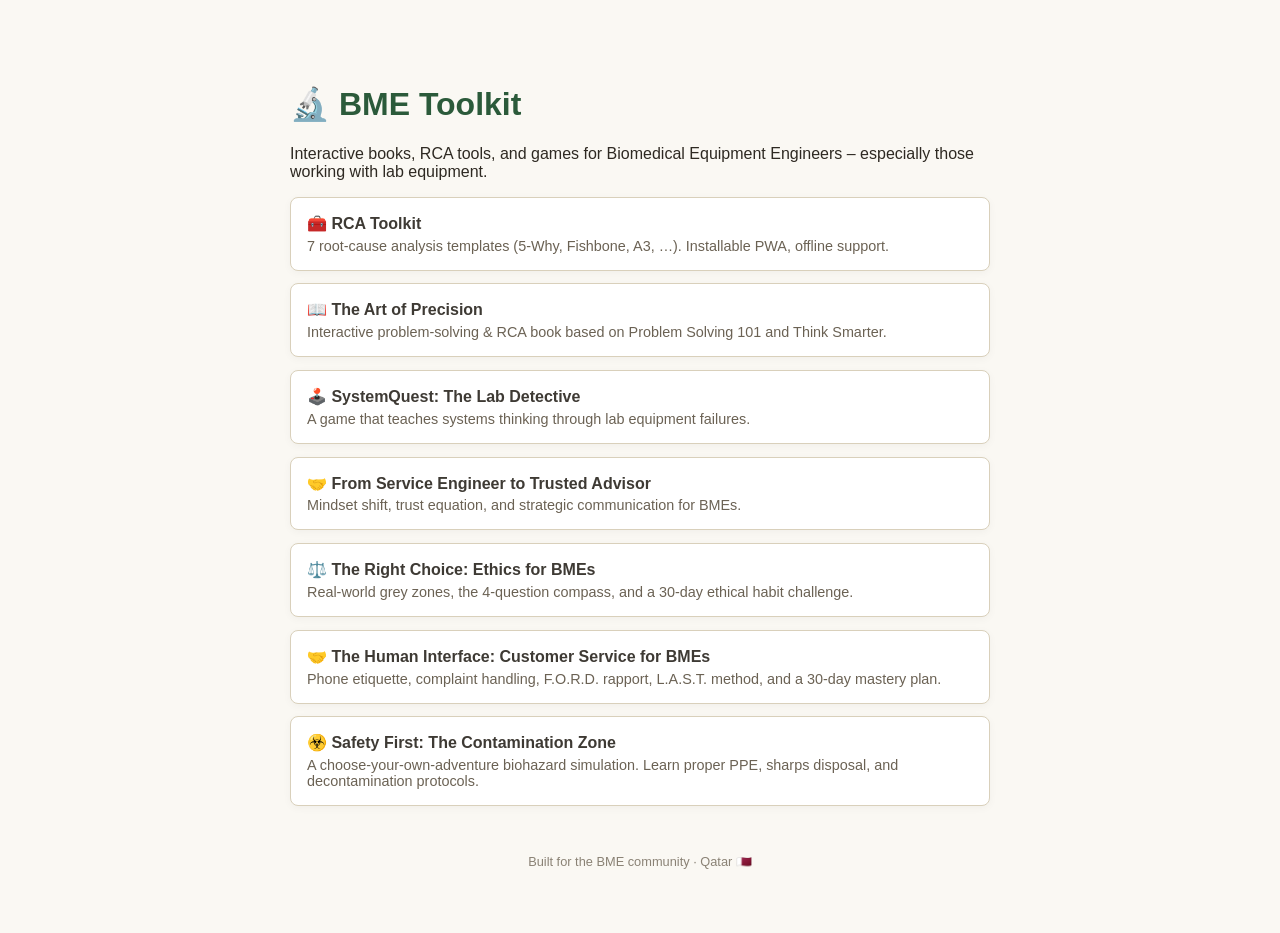
<file: index.html>
<!DOCTYPE html>
<html lang="en">
<head>
  <meta charset="UTF-8">
  <meta name="viewport" content="width=device-width, initial-scale=1.0">
  <title>BME Toolkit · Interactive Books & RCA Tools</title>
  <style>
    body { font-family: 'Segoe UI', sans-serif; background: #faf8f3; color: #2e2922; max-width: 700px; margin: 3rem auto; padding: 1rem; }
    h1 { color: #2b5a3a; }
    a { display: block; background: #fff; border: 1px solid #d9d0bb; border-radius: 8px; padding: 1rem; margin: 0.8rem 0; text-decoration: none; color: #3e3a34; font-weight: 500; box-shadow: 0 2px 8px rgba(0,0,0,0.04); }
    a:hover { border-color: #9e7d3f; background: #fdfcf8; }
    .desc { font-size: 0.9rem; color: #6b6254; margin-top: 0.3rem; }
    footer { margin-top: 3rem; font-size: 0.8rem; color: #8a8275; text-align: center; }
  </style>
</head>
<body>
  <h1>🔬 BME Toolkit</h1>
  <p>Interactive books, RCA tools, and games for Biomedical Equipment Engineers – especially those working with lab equipment.</p>
  
  <a href="rca-toolkit/">
    <strong>🧰 RCA Toolkit</strong>
    <div class="desc">7 root‑cause analysis templates (5‑Why, Fishbone, A3, …). Installable PWA, offline support.</div>
  </a>
  <a href="the-art-of-precision/">
    <strong>📖 The Art of Precision</strong>
    <div class="desc">Interactive problem‑solving & RCA book based on Problem Solving 101 and Think Smarter.</div>
  </a>
  <a href="systemquest/">
    <strong>🕹️ SystemQuest: The Lab Detective</strong>
    <div class="desc">A game that teaches systems thinking through lab equipment failures.</div>
  </a>
  <a href="trusted-advisor/">
    <strong>🤝 From Service Engineer to Trusted Advisor</strong>
    <div class="desc">Mindset shift, trust equation, and strategic communication for BMEs.</div>
  </a>
  <a href="ethics/">
    <strong>⚖️ The Right Choice: Ethics for BMEs</strong>
    <div class="desc">Real‑world grey zones, the 4‑question compass, and a 30‑day ethical habit challenge.</div>
  </a>

  <a href="customer-service/">
  <strong>🤝 The Human Interface: Customer Service for BMEs</strong>
  <div class="desc">Phone etiquette, complaint handling, F.O.R.D. rapport, L.A.S.T. method, and a 30‑day mastery plan.</div>
</a>

  <a href="safety-first/">
  <strong>☣️ Safety First: The Contamination Zone</strong>
  <div class="desc">A choose‑your‑own‑adventure biohazard simulation. Learn proper PPE, sharps disposal, and decontamination protocols.</div>
</a>

  <footer>Built for the BME community · Qatar 🇶🇦</footer>
</body>
</html>
</file>
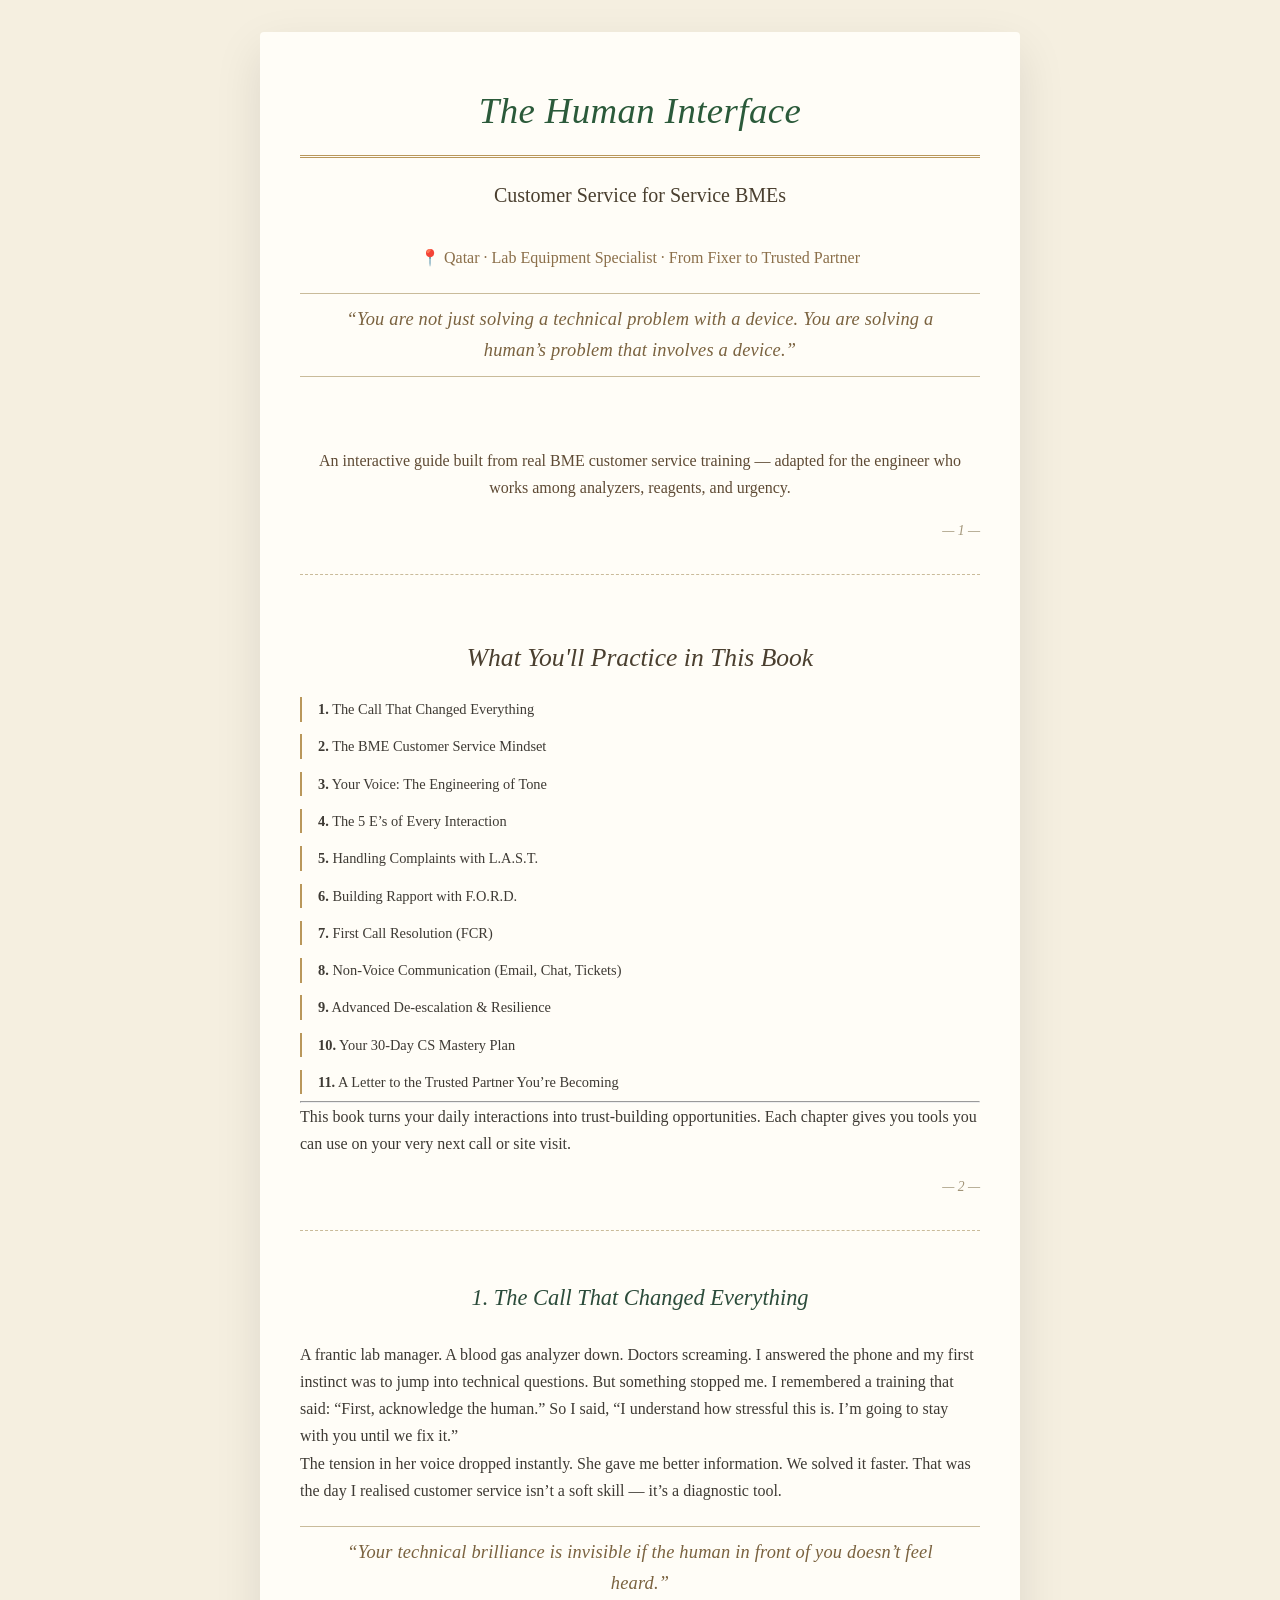
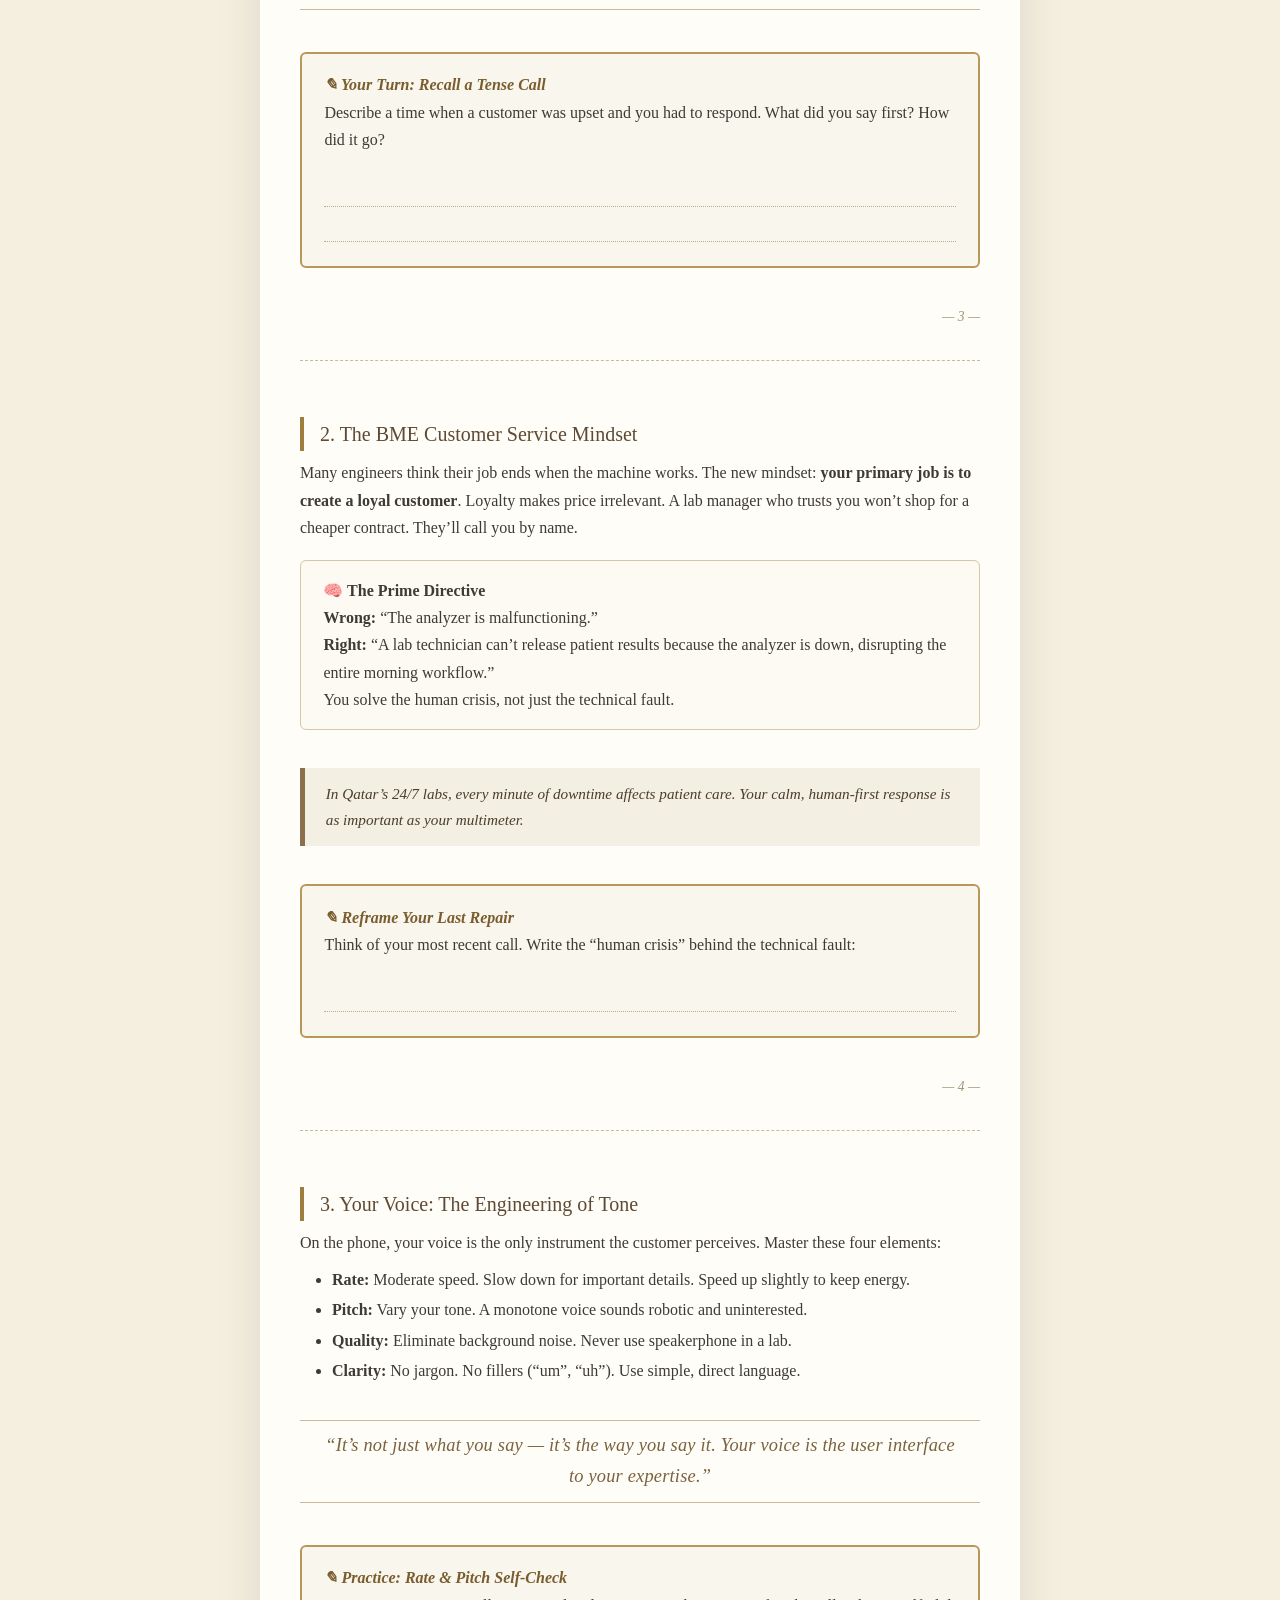
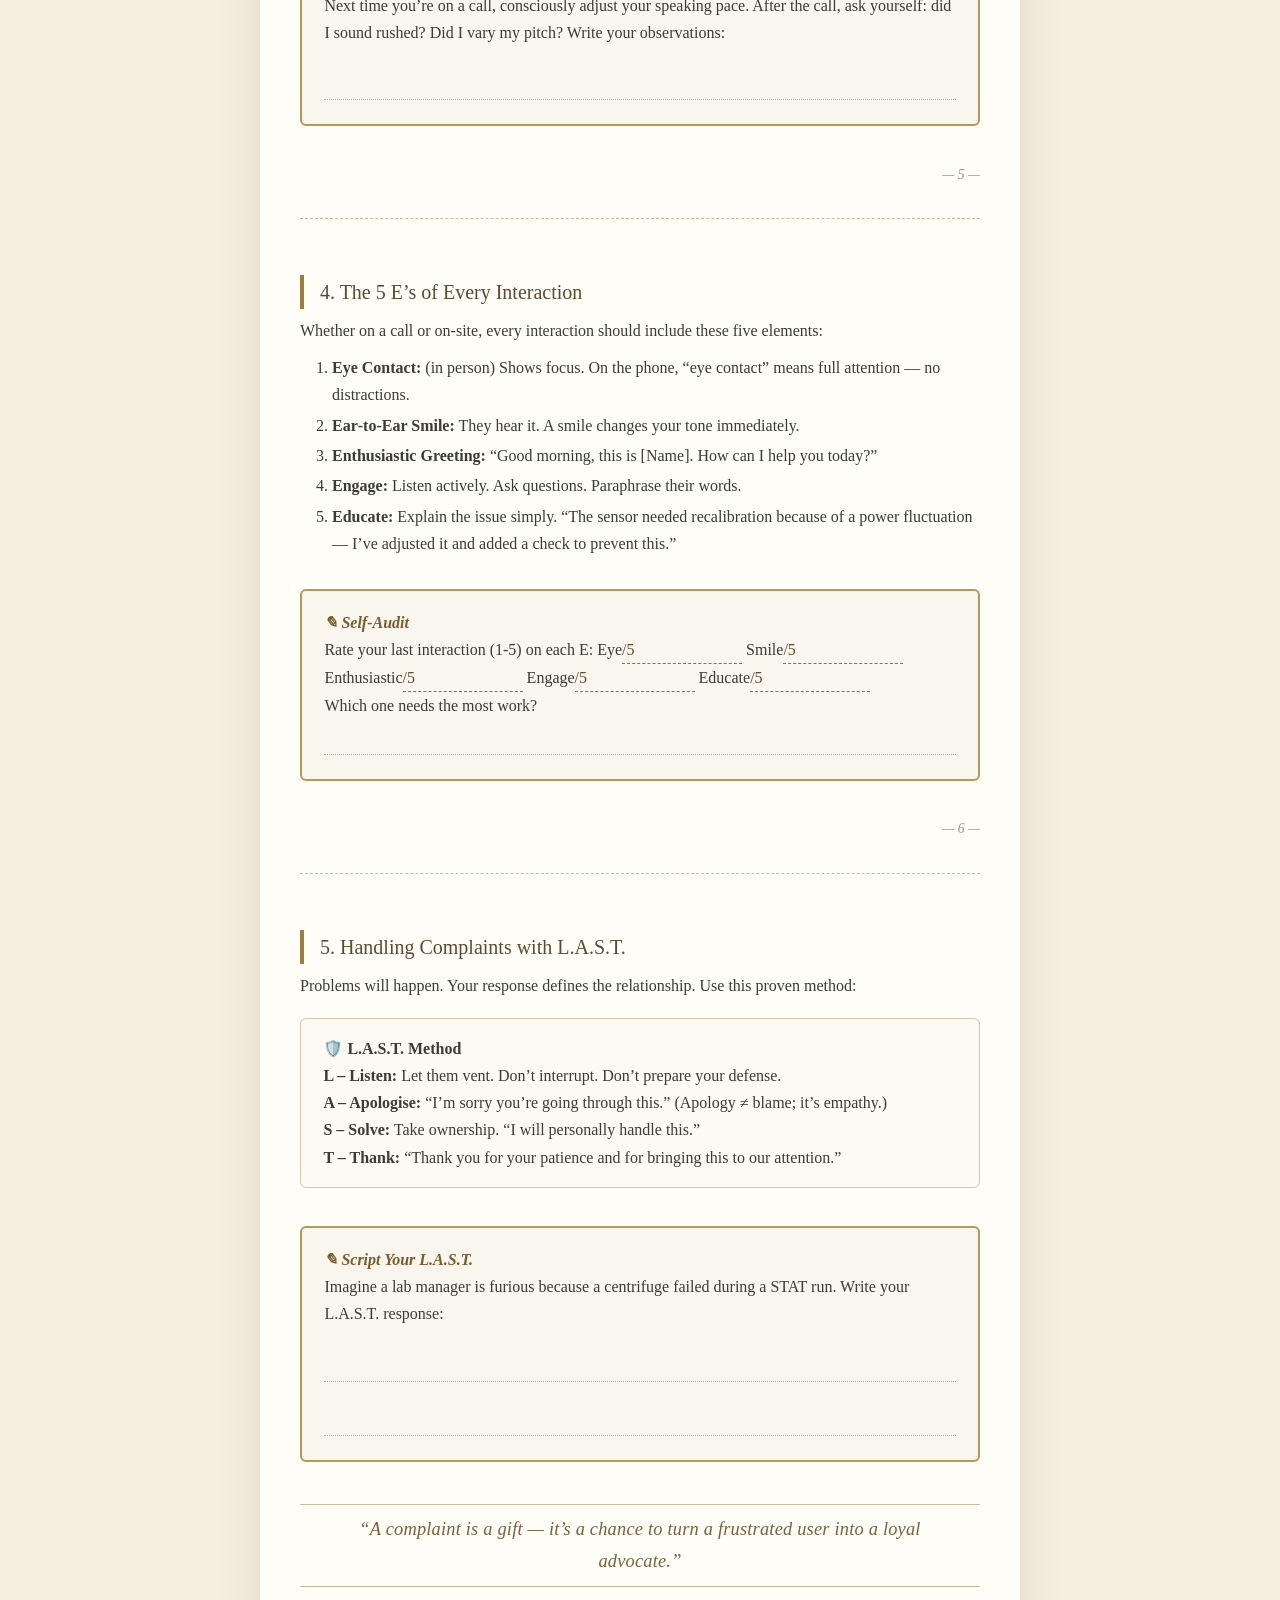
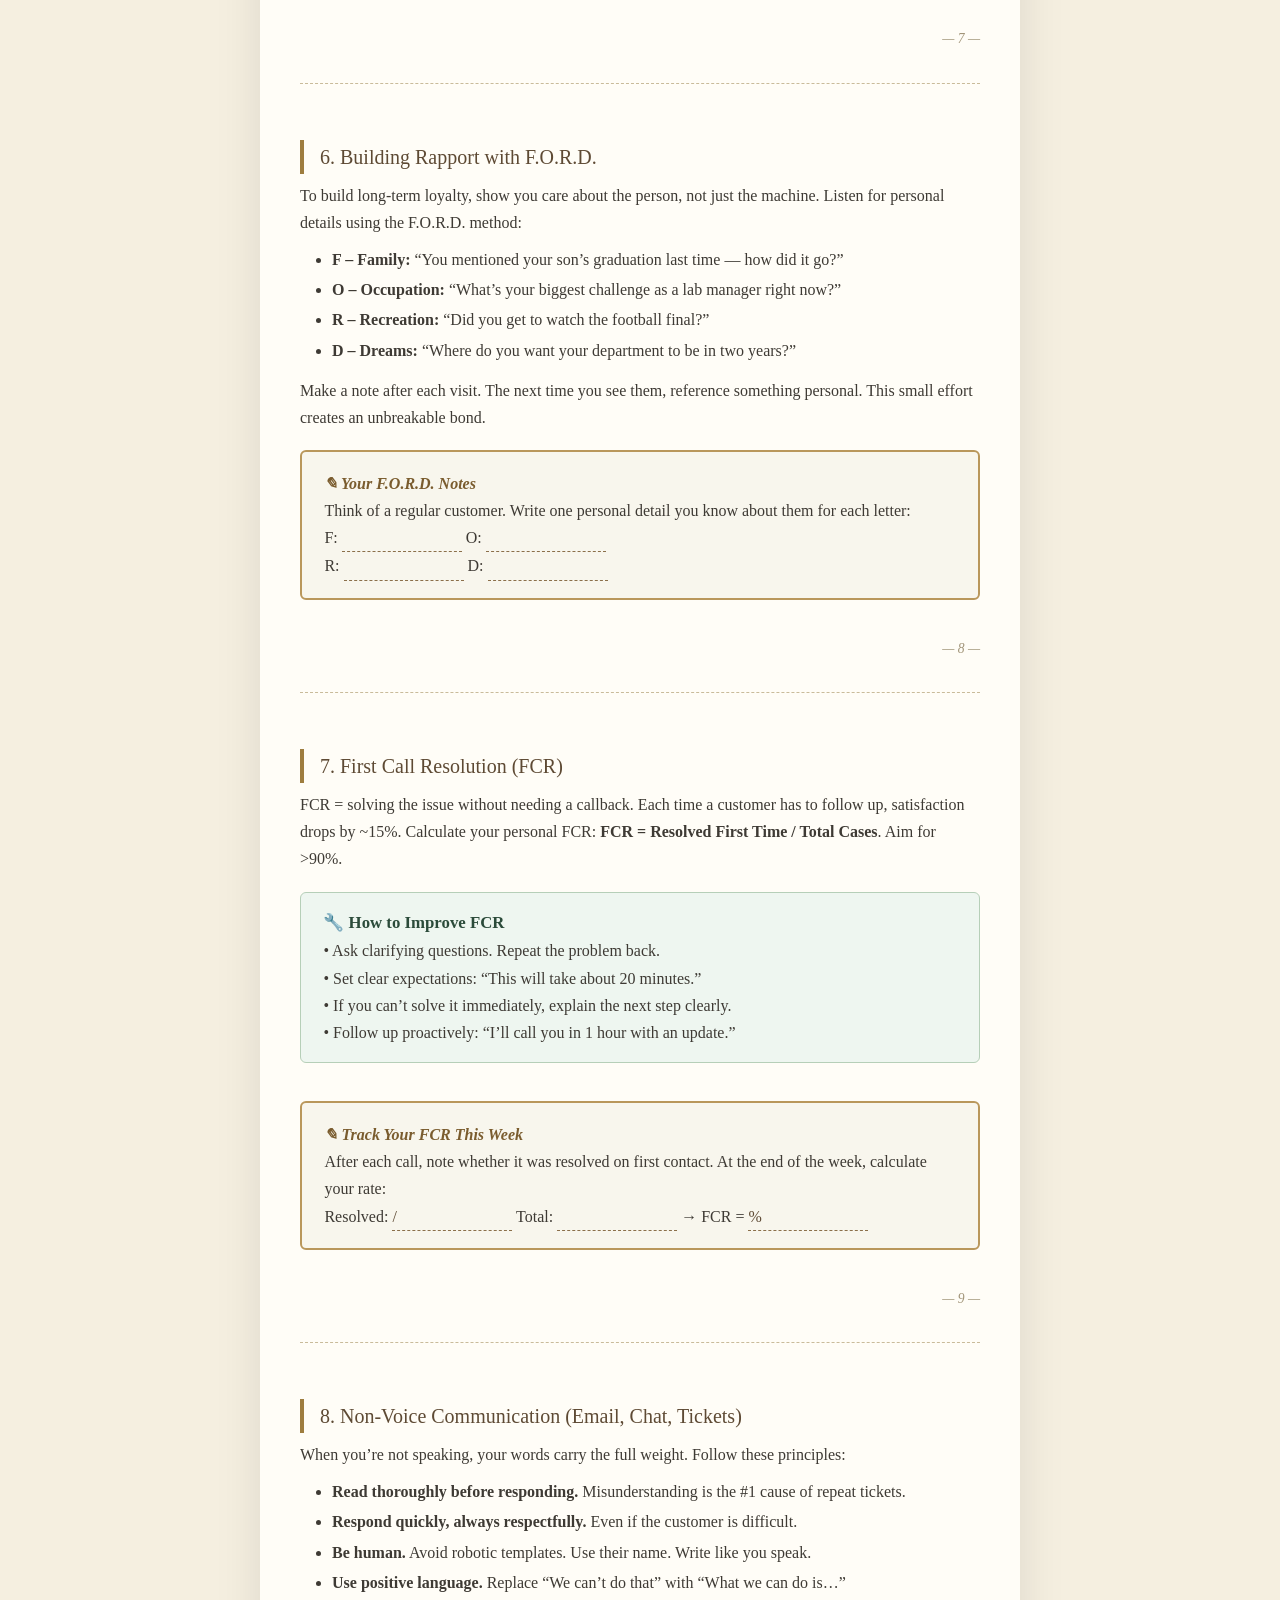
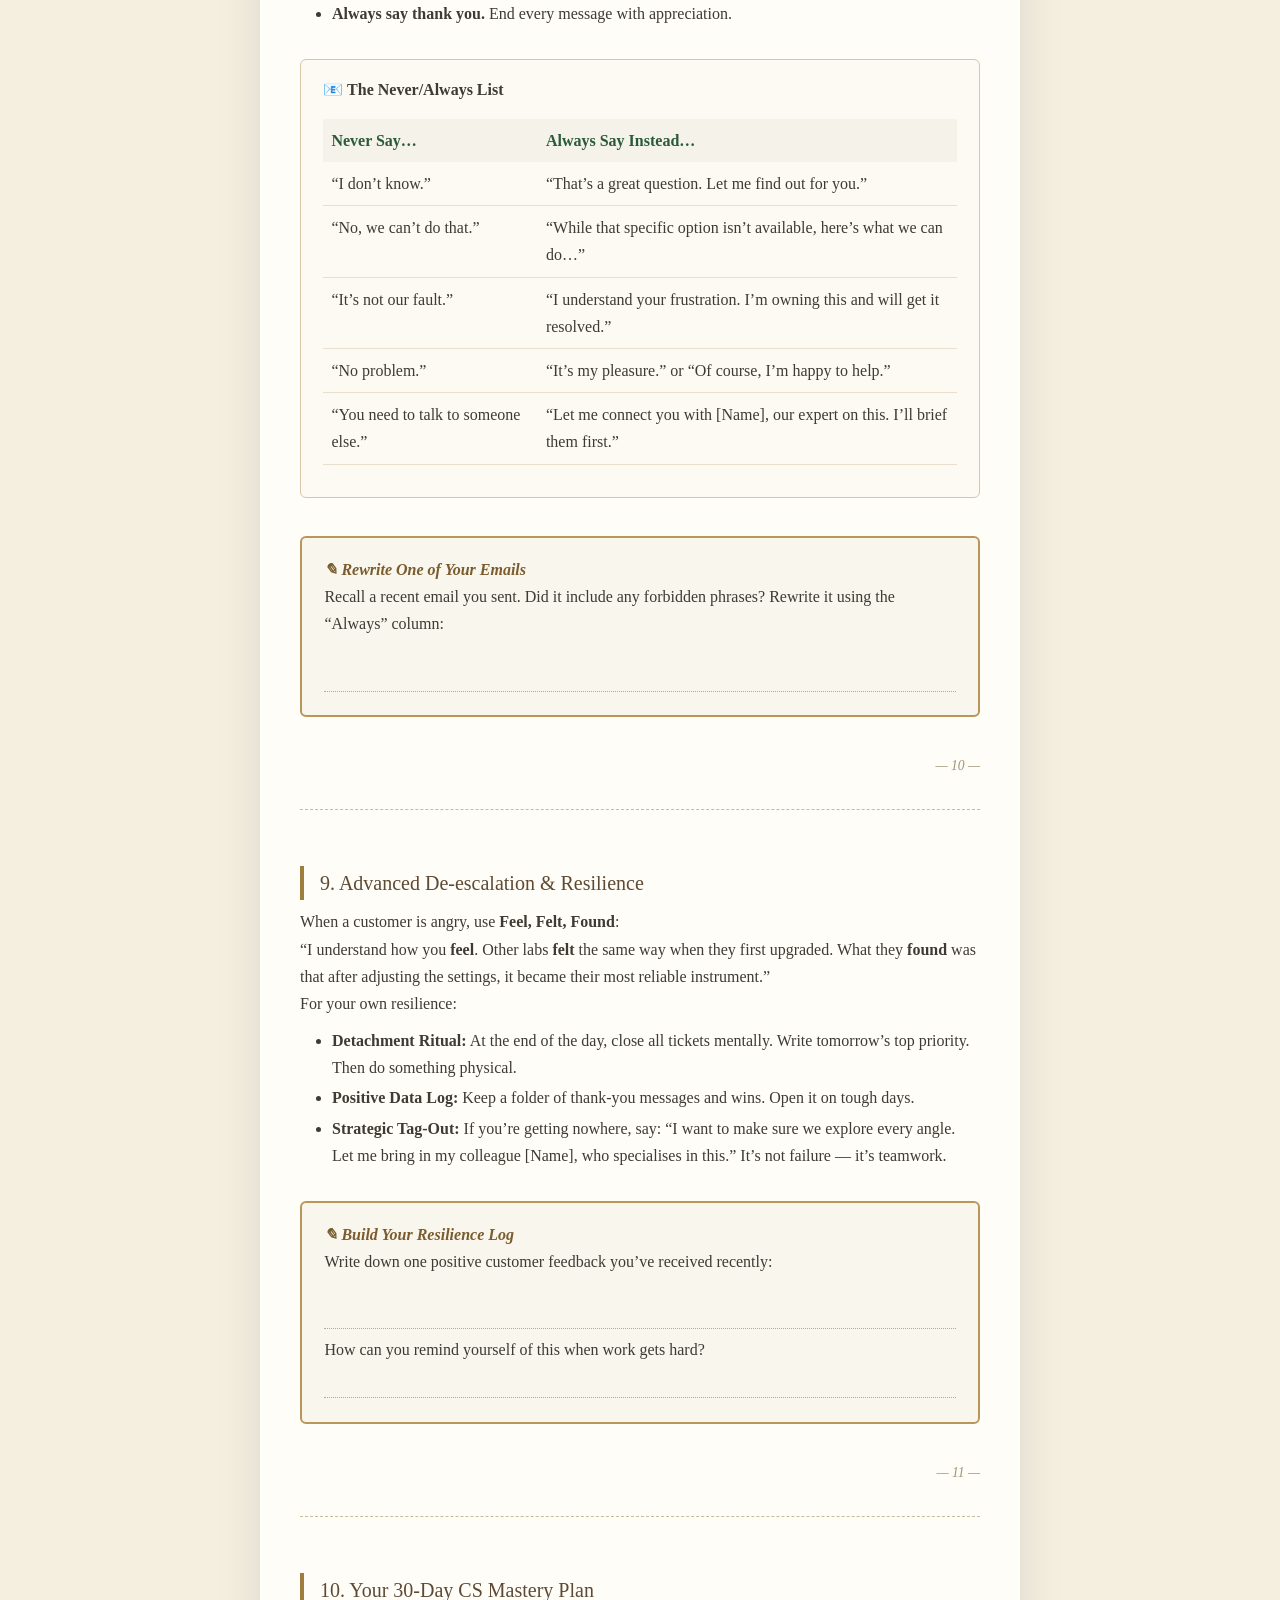
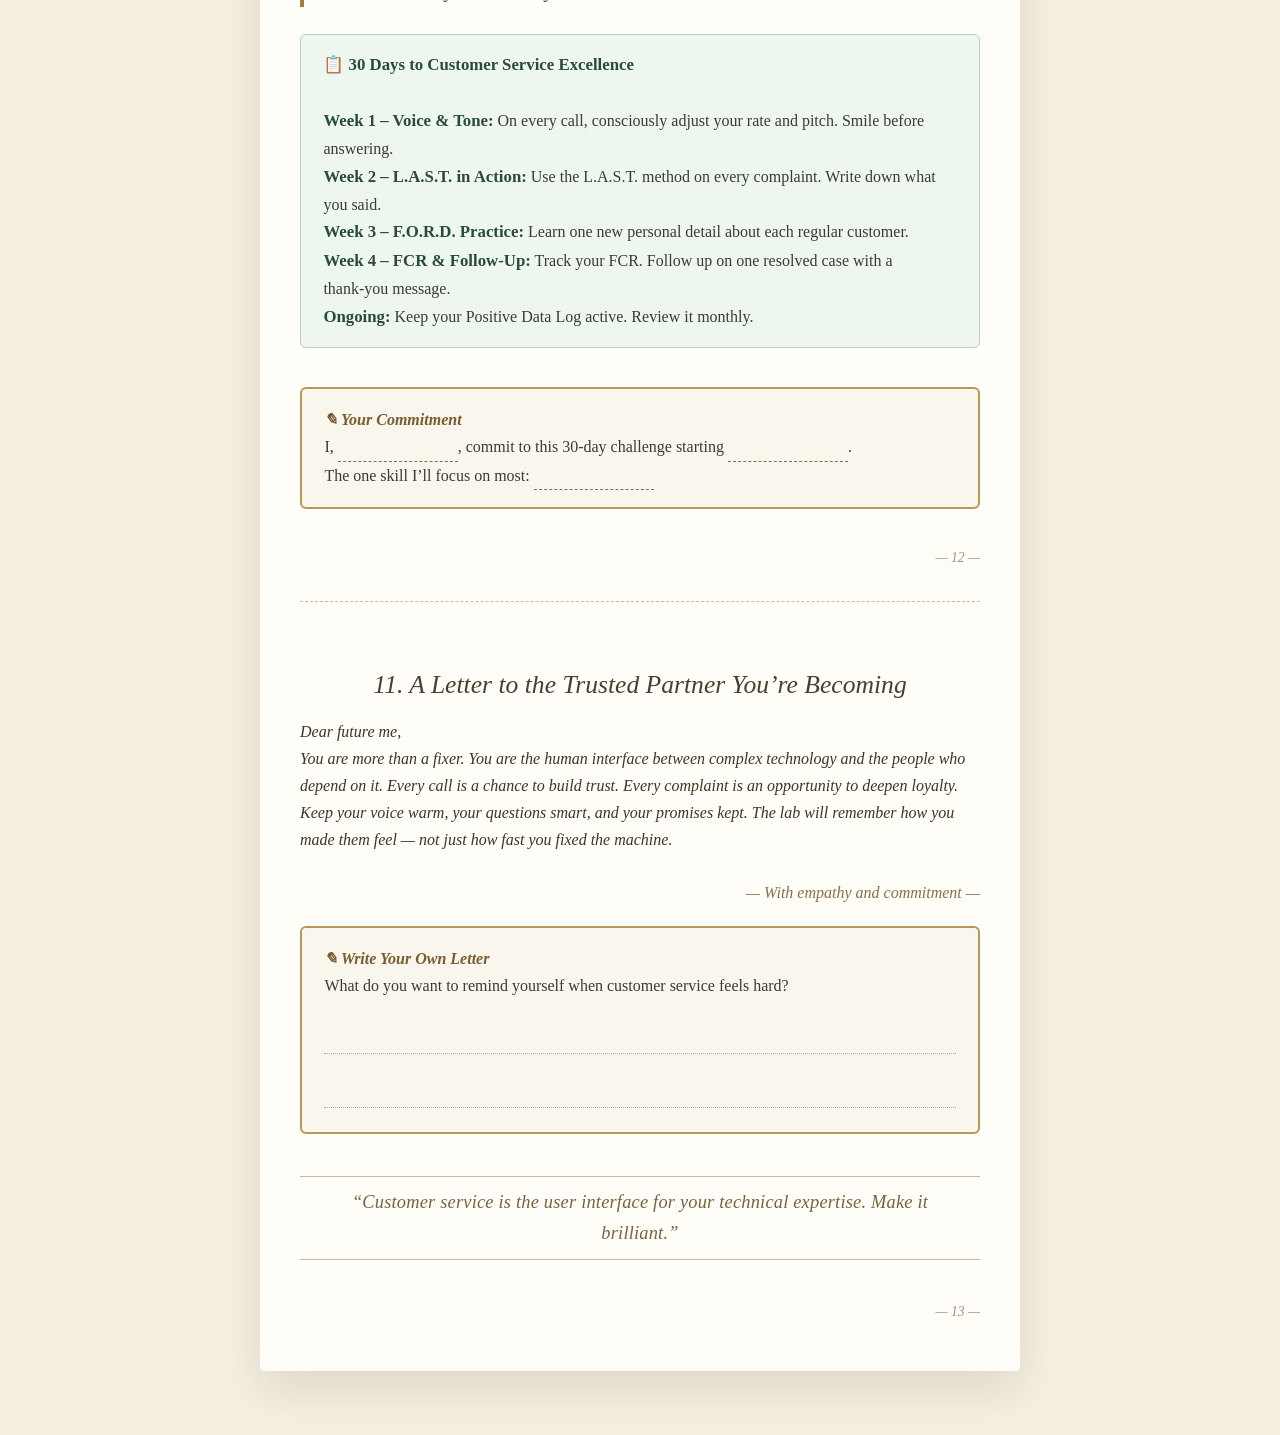
<file: customer-service/index.html>
<!DOCTYPE html>
<html lang="en">
<head>
  <meta charset="UTF-8">
  <meta name="viewport" content="width=device-width, initial-scale=1.0">
  <title>The Human Interface · Customer Service for Service BMEs</title>
  <style>
    :root {
      --bg: #f5efe0;
      --surface: #fffdf7;
      --text: #3e3a34;
      --text2: #5c5548;
      --text3: #8a8275;
      --gold: #9e7d3f;
      --gold-light: #c9a85c;
      --green: #2b5a3a;
      --green-light: #3d7a52;
      --red: #b54a3e;
      --border: #d9d0bb;
      --border2: #e8e0cd;
      --radius: 6px;
      --font: 'Georgia', 'Times New Roman', serif;
    }
    * { margin:0; padding:0; box-sizing:border-box; }
    body {
      font-family: var(--font);
      background: var(--bg);
      color: var(--text);
      display: flex;
      flex-direction: column;
      align-items: center;
      padding: 2rem 1rem;
      line-height: 1.7;
    }
    .book-container {
      max-width: 760px;
      width: 100%;
      background: var(--surface);
      border-radius: 4px;
      box-shadow: 0 18px 48px rgba(0,0,0,0.1);
      padding: 3rem 2.5rem;
      margin-bottom: 2rem;
    }
    .page {
      page-break-after: always;
      margin-bottom: 2.5rem;
      padding-bottom: 2rem;
      border-bottom: 1px dashed #c9bb9a;
      min-height: 50vh;
      display: flex;
      flex-direction: column;
      justify-content: flex-start;
    }
    .page:last-child { border-bottom: none; margin-bottom: 0; padding-bottom: 0; page-break-after: auto; }
    h1 {
      font-size: 2.3rem;
      font-weight: 400;
      text-align: center;
      color: var(--green);
      margin-bottom: 1.2rem;
      letter-spacing: 0.4px;
      border-bottom: 3px double #b9975b;
      padding-bottom: 0.8rem;
      font-style: italic;
    }
    h2 {
      font-size: 1.6rem;
      font-weight: 400;
      color: #4a3f2f;
      margin: 1.3rem 0 0.7rem;
      font-style: italic;
      text-align: center;
    }
    h3 {
      font-size: 1.25rem;
      font-weight: 400;
      color: #5e4a34;
      margin: 1rem 0 0.5rem;
      border-left: 4px solid var(--gold);
      padding-left: 1rem;
    }
    .value-sentence {
      font-size: 1.15rem;
      font-style: italic;
      color: #7a623f;
      text-align: center;
      margin: 1.4rem 0;
      padding: 0.6rem 1rem;
      border-top: 1px solid #c9bb9a;
      border-bottom: 1px solid #c9bb9a;
      font-weight: 500;
      letter-spacing: 0.2px;
    }
    .qatar-note {
      background: #f3efe2;
      padding: 0.8rem 1.3rem;
      border-left: 5px solid #8b6f4a;
      font-style: italic;
      margin: 1.2rem 0;
      color: #4b3d2c;
      font-size: 0.95rem;
    }
    .exercise-box {
      background: #f8f6ed;
      border: 2px solid #b9975b;
      padding: 1.1rem 1.4rem;
      margin: 1.2rem 0;
      border-radius: var(--radius);
    }
    .exercise-box h4 {
      color: #7a5c2e;
      margin-top: 0;
      font-style: italic;
      font-size: 1rem;
    }
    .exercise-box .lines {
      border-bottom: 1px dotted #b9a98b;
      height: 1.8rem;
      margin: 0.4rem 0;
    }
    .exercise-box .lines.long {
      height: 3rem;
      border-bottom: 1px dotted #b9a98b;
    }
    .action-box {
      background: #eef6f0;
      border: 1px solid #b6cfb8;
      padding: 1rem 1.4rem;
      margin: 1.2rem 0;
      border-radius: var(--radius);
    }
    .action-box strong { color: #2b4b3a; font-size: 1.05rem; }
    .framework-box {
      background: #fdfaf3;
      border: 1px solid #d4c8a8;
      padding: 1rem 1.4rem;
      margin: 1.2rem 0;
      border-radius: var(--radius);
    }
    ul, ol { margin: 0.6rem 0 0.6rem 2rem; }
    li { margin-bottom: 0.2rem; }
    .chapter-title {
      font-size: 1.4rem;
      text-align: center;
      color: #2b4b3a;
      margin: 0.5rem 0 1.5rem;
      font-style: italic;
    }
    .signature {
      text-align: right;
      font-style: italic;
      color: #8b6f4a;
      margin-top: 1.6rem;
    }
    .toc-item {
      margin: 0.4rem 0;
      font-size: 0.9rem;
      padding-left: 1rem;
      border-left: 2px solid #b9975b;
    }
    .page-number {
      text-align: right;
      font-size: 0.85rem;
      color: #a19478;
      margin-top: 1.1rem;
      font-style: italic;
    }
    .highlight { color: #8b5e3c; font-weight: 600; }
    .letter { font-style: italic; color: #3e3525; }
    .my-input {
      display: inline-block;
      min-width: 120px;
      border-bottom: 1px dashed #8b6f4a;
      color: #5e4a34;
    }
    table.never-always { width:100%; border-collapse:collapse; margin:1rem 0; }
    table.never-always th { background:#f5f2e9; padding:0.5rem; text-align:left; font-weight:600; color:var(--green); }
    table.never-always td { padding:0.5rem; border-bottom:1px solid var(--border2); vertical-align:top; }
    @media print {
      @page { size: A4; margin: 2cm 1.8cm 2.2cm 1.8cm; }
      body { background: white; padding: 0; margin: 0; color: black; }
      .book-container { max-width: 100%; box-shadow: none; border-radius: 0; background: white; padding: 0; margin: 0; width: 100%; }
      .page { page-break-after: always; border-bottom: none; margin-bottom: 0; padding-bottom: 0; min-height: auto; display: block; }
      .page:last-child { page-break-after: auto; }
      .qatar-note, .exercise-box, .action-box, .framework-box { background: #f9f9f3; border-color: #aaa; color: #1a1a1a; }
      .value-sentence { color: #4a351c; border-color: #8b6f4a; }
      .page-number { color: #5c5040; }
      h1, h2, h3, .chapter-title { color: #1f3327; }
    }
  </style>
</head>
<body>
  <div class="book-container">

    <!-- PAGE 1 – COVER -->
    <div class="page">
      <h1>The Human Interface</h1>
      <p style="text-align:center; font-size:1.25rem; color:#4a3f2f;">Customer Service for Service BMEs</p>
      <p style="text-align:center; margin-top:2rem; color:#8b6f4a;">📍 Qatar · Lab Equipment Specialist · From Fixer to Trusted Partner</p>
      <div class="value-sentence">“You are not just solving a technical problem with a device. You are solving a human’s problem that involves a device.”</div>
      <p style="text-align:center; margin-top:3rem; color:#5e4a34;">
        An interactive guide built from real BME customer service training — adapted for the engineer who works among analyzers, reagents, and urgency.
      </p>
      <div class="page-number">— 1 —</div>
    </div>

    <!-- PAGE 2 – TABLE OF CONTENTS -->
    <div class="page">
      <h2>What You'll Practice in This Book</h2>
      <div class="toc-item"><strong>1.</strong> The Call That Changed Everything</div>
      <div class="toc-item"><strong>2.</strong> The BME Customer Service Mindset</div>
      <div class="toc-item"><strong>3.</strong> Your Voice: The Engineering of Tone</div>
      <div class="toc-item"><strong>4.</strong> The 5 E’s of Every Interaction</div>
      <div class="toc-item"><strong>5.</strong> Handling Complaints with L.A.S.T.</div>
      <div class="toc-item"><strong>6.</strong> Building Rapport with F.O.R.D.</div>
      <div class="toc-item"><strong>7.</strong> First Call Resolution (FCR)</div>
      <div class="toc-item"><strong>8.</strong> Non‑Voice Communication (Email, Chat, Tickets)</div>
      <div class="toc-item"><strong>9.</strong> Advanced De‑escalation & Resilience</div>
      <div class="toc-item"><strong>10.</strong> Your 30‑Day CS Mastery Plan</div>
      <div class="toc-item"><strong>11.</strong> A Letter to the Trusted Partner You’re Becoming</div>
      <hr>
      <p>This book turns your daily interactions into trust‑building opportunities. Each chapter gives you tools you can use on your very next call or site visit.</p>
      <div class="page-number">— 2 —</div>
    </div>

    <!-- PAGE 3 – CHAPTER 1 -->
    <div class="page">
      <div class="chapter-title">1. The Call That Changed Everything</div>
      <p>A frantic lab manager. A blood gas analyzer down. Doctors screaming. I answered the phone and my first instinct was to jump into technical questions. But something stopped me. I remembered a training that said: “First, acknowledge the human.” So I said, “I understand how stressful this is. I’m going to stay with you until we fix it.”</p>
      <p>The tension in her voice dropped instantly. She gave me better information. We solved it faster. That was the day I realised customer service isn’t a soft skill — it’s a diagnostic tool.</p>
      <div class="value-sentence">“Your technical brilliance is invisible if the human in front of you doesn’t feel heard.”</div>
      <div class="exercise-box">
        <h4>✎ Your Turn: Recall a Tense Call</h4>
        <p>Describe a time when a customer was upset and you had to respond. What did you say first? How did it go?</p>
        <div class="lines long"></div>
        <div class="lines"></div>
      </div>
      <div class="page-number">— 3 —</div>
    </div>

    <!-- PAGE 4 – CHAPTER 2 -->
    <div class="page">
      <h3>2. The BME Customer Service Mindset</h3>
      <p>Many engineers think their job ends when the machine works. The new mindset: <strong>your primary job is to create a loyal customer</strong>. Loyalty makes price irrelevant. A lab manager who trusts you won’t shop for a cheaper contract. They’ll call you by name.</p>
      <div class="framework-box">
        <h4>🧠 The Prime Directive</h4>
        <p><strong>Wrong:</strong> “The analyzer is malfunctioning.”<br>
        <strong>Right:</strong> “A lab technician can’t release patient results because the analyzer is down, disrupting the entire morning workflow.”</p>
        <p>You solve the human crisis, not just the technical fault.</p>
      </div>
      <div class="qatar-note">In Qatar’s 24/7 labs, every minute of downtime affects patient care. Your calm, human‑first response is as important as your multimeter.</div>
      <div class="exercise-box">
        <h4>✎ Reframe Your Last Repair</h4>
        <p>Think of your most recent call. Write the “human crisis” behind the technical fault:</p>
        <div class="lines long"></div>
      </div>
      <div class="page-number">— 4 —</div>
    </div>

    <!-- PAGE 5 – CHAPTER 3 -->
    <div class="page">
      <h3>3. Your Voice: The Engineering of Tone</h3>
      <p>On the phone, your voice is the only instrument the customer perceives. Master these four elements:</p>
      <ul>
        <li><strong>Rate:</strong> Moderate speed. Slow down for important details. Speed up slightly to keep energy.</li>
        <li><strong>Pitch:</strong> Vary your tone. A monotone voice sounds robotic and uninterested.</li>
        <li><strong>Quality:</strong> Eliminate background noise. Never use speakerphone in a lab.</li>
        <li><strong>Clarity:</strong> No jargon. No fillers (“um”, “uh”). Use simple, direct language.</li>
      </ul>
      <div class="value-sentence">“It’s not just what you say — it’s the way you say it. Your voice is the user interface to your expertise.”</div>
      <div class="exercise-box">
        <h4>✎ Practice: Rate & Pitch Self‑Check</h4>
        <p>Next time you’re on a call, consciously adjust your speaking pace. After the call, ask yourself: did I sound rushed? Did I vary my pitch? Write your observations:</p>
        <div class="lines long"></div>
      </div>
      <div class="page-number">— 5 —</div>
    </div>

    <!-- PAGE 6 – CHAPTER 4 -->
    <div class="page">
      <h3>4. The 5 E’s of Every Interaction</h3>
      <p>Whether on a call or on‑site, every interaction should include these five elements:</p>
      <ol>
        <li><strong>Eye Contact:</strong> (in person) Shows focus. On the phone, “eye contact” means full attention — no distractions.</li>
        <li><strong>Ear‑to‑Ear Smile:</strong> They hear it. A smile changes your tone immediately.</li>
        <li><strong>Enthusiastic Greeting:</strong> “Good morning, this is [Name]. How can I help you today?”</li>
        <li><strong>Engage:</strong> Listen actively. Ask questions. Paraphrase their words.</li>
        <li><strong>Educate:</strong> Explain the issue simply. “The sensor needed recalibration because of a power fluctuation — I’ve adjusted it and added a check to prevent this.”</li>
      </ol>
      <div class="exercise-box">
        <h4>✎ Self‑Audit</h4>
        <p>Rate your last interaction (1‑5) on each E: Eye<span class="my-input">/5</span> Smile<span class="my-input">/5</span> Enthusiastic<span class="my-input">/5</span> Engage<span class="my-input">/5</span> Educate<span class="my-input">/5</span></p>
        <p>Which one needs the most work?</p>
        <div class="lines"></div>
      </div>
      <div class="page-number">— 6 —</div>
    </div>

    <!-- PAGE 7 – CHAPTER 5 -->
    <div class="page">
      <h3>5. Handling Complaints with L.A.S.T.</h3>
      <p>Problems will happen. Your response defines the relationship. Use this proven method:</p>
      <div class="framework-box">
        <h4>🛡️ L.A.S.T. Method</h4>
        <p><strong>L – Listen:</strong> Let them vent. Don’t interrupt. Don’t prepare your defense.<br>
        <strong>A – Apologise:</strong> “I’m sorry you’re going through this.” (Apology ≠ blame; it’s empathy.)<br>
        <strong>S – Solve:</strong> Take ownership. “I will personally handle this.”<br>
        <strong>T – Thank:</strong> “Thank you for your patience and for bringing this to our attention.”</p>
      </div>
      <div class="exercise-box">
        <h4>✎ Script Your L.A.S.T.</h4>
        <p>Imagine a lab manager is furious because a centrifuge failed during a STAT run. Write your L.A.S.T. response:</p>
        <div class="lines long"></div>
        <div class="lines long"></div>
      </div>
      <div class="value-sentence">“A complaint is a gift — it’s a chance to turn a frustrated user into a loyal advocate.”</div>
      <div class="page-number">— 7 —</div>
    </div>

    <!-- PAGE 8 – CHAPTER 6 -->
    <div class="page">
      <h3>6. Building Rapport with F.O.R.D.</h3>
      <p>To build long‑term loyalty, show you care about the person, not just the machine. Listen for personal details using the F.O.R.D. method:</p>
      <ul>
        <li><strong>F – Family:</strong> “You mentioned your son’s graduation last time — how did it go?”</li>
        <li><strong>O – Occupation:</strong> “What’s your biggest challenge as a lab manager right now?”</li>
        <li><strong>R – Recreation:</strong> “Did you get to watch the football final?”</li>
        <li><strong>D – Dreams:</strong> “Where do you want your department to be in two years?”</li>
      </ul>
      <p>Make a note after each visit. The next time you see them, reference something personal. This small effort creates an unbreakable bond.</p>
      <div class="exercise-box">
        <h4>✎ Your F.O.R.D. Notes</h4>
        <p>Think of a regular customer. Write one personal detail you know about them for each letter:</p>
        <p>F: <span class="my-input">&nbsp;&nbsp;&nbsp;&nbsp;&nbsp;&nbsp;&nbsp;&nbsp;&nbsp;&nbsp;&nbsp;&nbsp;&nbsp;&nbsp;&nbsp;&nbsp;&nbsp;&nbsp;</span> O: <span class="my-input">&nbsp;&nbsp;&nbsp;&nbsp;&nbsp;&nbsp;&nbsp;&nbsp;&nbsp;&nbsp;&nbsp;&nbsp;&nbsp;&nbsp;&nbsp;&nbsp;&nbsp;&nbsp;</span></p>
        <p>R: <span class="my-input">&nbsp;&nbsp;&nbsp;&nbsp;&nbsp;&nbsp;&nbsp;&nbsp;&nbsp;&nbsp;&nbsp;&nbsp;&nbsp;&nbsp;&nbsp;&nbsp;&nbsp;&nbsp;</span> D: <span class="my-input">&nbsp;&nbsp;&nbsp;&nbsp;&nbsp;&nbsp;&nbsp;&nbsp;&nbsp;&nbsp;&nbsp;&nbsp;&nbsp;&nbsp;&nbsp;&nbsp;&nbsp;&nbsp;</span></p>
      </div>
      <div class="page-number">— 8 —</div>
    </div>

    <!-- PAGE 9 – CHAPTER 7 -->
    <div class="page">
      <h3>7. First Call Resolution (FCR)</h3>
      <p>FCR = solving the issue without needing a callback. Each time a customer has to follow up, satisfaction drops by ~15%. Calculate your personal FCR: <strong>FCR = Resolved First Time / Total Cases</strong>. Aim for >90%.</p>
      <div class="action-box">
        <strong>🔧 How to Improve FCR</strong><br>
        • Ask clarifying questions. Repeat the problem back.<br>
        • Set clear expectations: “This will take about 20 minutes.”<br>
        • If you can’t solve it immediately, explain the next step clearly.<br>
        • Follow up proactively: “I’ll call you in 1 hour with an update.”
      </div>
      <div class="exercise-box">
        <h4>✎ Track Your FCR This Week</h4>
        <p>After each call, note whether it was resolved on first contact. At the end of the week, calculate your rate:</p>
        <p>Resolved: <span class="my-input">/</span> Total: <span class="my-input">&nbsp;&nbsp;</span> → FCR = <span class="my-input">%</span></p>
      </div>
      <div class="page-number">— 9 —</div>
    </div>

    <!-- PAGE 10 – CHAPTER 8 -->
    <div class="page">
      <h3>8. Non‑Voice Communication (Email, Chat, Tickets)</h3>
      <p>When you’re not speaking, your words carry the full weight. Follow these principles:</p>
      <ul>
        <li><strong>Read thoroughly before responding.</strong> Misunderstanding is the #1 cause of repeat tickets.</li>
        <li><strong>Respond quickly, always respectfully.</strong> Even if the customer is difficult.</li>
        <li><strong>Be human.</strong> Avoid robotic templates. Use their name. Write like you speak.</li>
        <li><strong>Use positive language.</strong> Replace “We can’t do that” with “What we can do is…”</li>
        <li><strong>Always say thank you.</strong> End every message with appreciation.</li>
      </ul>
      <div class="framework-box">
        <h4>📧 The Never/Always List</h4>
        <table class="never-always">
          <tr><th>Never Say…</th><th>Always Say Instead…</th></tr>
          <tr><td>“I don’t know.”</td><td>“That’s a great question. Let me find out for you.”</td></tr>
          <tr><td>“No, we can’t do that.”</td><td>“While that specific option isn’t available, here’s what we can do…”</td></tr>
          <tr><td>“It’s not our fault.”</td><td>“I understand your frustration. I’m owning this and will get it resolved.”</td></tr>
          <tr><td>“No problem.”</td><td>“It’s my pleasure.” or “Of course, I’m happy to help.”</td></tr>
          <tr><td>“You need to talk to someone else.”</td><td>“Let me connect you with [Name], our expert on this. I’ll brief them first.”</td></tr>
        </table>
      </div>
      <div class="exercise-box">
        <h4>✎ Rewrite One of Your Emails</h4>
        <p>Recall a recent email you sent. Did it include any forbidden phrases? Rewrite it using the “Always” column:</p>
        <div class="lines long"></div>
      </div>
      <div class="page-number">— 10 —</div>
    </div>

    <!-- PAGE 11 – CHAPTER 9 -->
    <div class="page">
      <h3>9. Advanced De‑escalation & Resilience</h3>
      <p>When a customer is angry, use <strong>Feel, Felt, Found</strong>:</p>
      <blockquote>“I understand how you <strong>feel</strong>. Other labs <strong>felt</strong> the same way when they first upgraded. What they <strong>found</strong> was that after adjusting the settings, it became their most reliable instrument.”</blockquote>
      <p>For your own resilience:</p>
      <ul>
        <li><strong>Detachment Ritual:</strong> At the end of the day, close all tickets mentally. Write tomorrow’s top priority. Then do something physical.</li>
        <li><strong>Positive Data Log:</strong> Keep a folder of thank‑you messages and wins. Open it on tough days.</li>
        <li><strong>Strategic Tag‑Out:</strong> If you’re getting nowhere, say: “I want to make sure we explore every angle. Let me bring in my colleague [Name], who specialises in this.” It’s not failure — it’s teamwork.</li>
      </ul>
      <div class="exercise-box">
        <h4>✎ Build Your Resilience Log</h4>
        <p>Write down one positive customer feedback you’ve received recently:</p>
        <div class="lines long"></div>
        <p>How can you remind yourself of this when work gets hard?</p>
        <div class="lines"></div>
      </div>
      <div class="page-number">— 11 —</div>
    </div>

    <!-- PAGE 12 – CHAPTER 10 -->
    <div class="page">
      <h3>10. Your 30‑Day CS Mastery Plan</h3>
      <div class="action-box">
        <strong>📋 30 Days to Customer Service Excellence</strong><br><br>
        <strong>Week 1 – Voice & Tone:</strong> On every call, consciously adjust your rate and pitch. Smile before answering.<br>
        <strong>Week 2 – L.A.S.T. in Action:</strong> Use the L.A.S.T. method on every complaint. Write down what you said.<br>
        <strong>Week 3 – F.O.R.D. Practice:</strong> Learn one new personal detail about each regular customer.<br>
        <strong>Week 4 – FCR & Follow‑Up:</strong> Track your FCR. Follow up on one resolved case with a thank‑you message.<br>
        <strong>Ongoing:</strong> Keep your Positive Data Log active. Review it monthly.
      </div>
      <div class="exercise-box">
        <h4>✎ Your Commitment</h4>


        <p>I, <span class="my-input">&nbsp;&nbsp;&nbsp;&nbsp;&nbsp;&nbsp;&nbsp;&nbsp;&nbsp;&nbsp;&nbsp;&nbsp;&nbsp;&nbsp;&nbsp;&nbsp;</span>, commit to this 30‑day challenge starting <span class="my-input">&nbsp;&nbsp;&nbsp;&nbsp;&nbsp;&nbsp;&nbsp;&nbsp;&nbsp;&nbsp;</span>.</p>
        <p>The one skill I’ll focus on most: <span class="my-input">&nbsp;&nbsp;&nbsp;&nbsp;&nbsp;&nbsp;&nbsp;&nbsp;&nbsp;&nbsp;&nbsp;&nbsp;&nbsp;&nbsp;&nbsp;&nbsp;&nbsp;&nbsp;&nbsp;&nbsp;</span></p>
      </div>
      <div class="page-number">— 12 —</div>
    </div>

    <!-- PAGE 13 – CHAPTER 11 / FINAL LETTER -->
    <div class="page">
      <h2>11. A Letter to the Trusted Partner You’re Becoming</h2>


      <p class="letter"><em>Dear future me,</em></p>
      <p class="letter"><em>You are more than a fixer. You are the human interface between complex technology and the people who depend on it. Every call is a chance to build trust. Every complaint is an opportunity to deepen loyalty. Keep your voice warm, your questions smart, and your promises kept. The lab will remember how you made them feel — not just how fast you fixed the machine.</em></p>
      <div class="signature">— With empathy and commitment —</div>
      <div class="exercise-box">
        <h4>✎ Write Your Own Letter</h4>


        <p>What do you want to remind yourself when customer service feels hard?</p>
        <div class="lines long"></div>
        <div class="lines long"></div>
      </div>
      <div class="value-sentence">“Customer service is the user interface for your technical expertise. Make it brilliant.”</div>
      <div class="page-number">— 13 —</div>
    </div>

  </div>
</body>
</html>
</file>
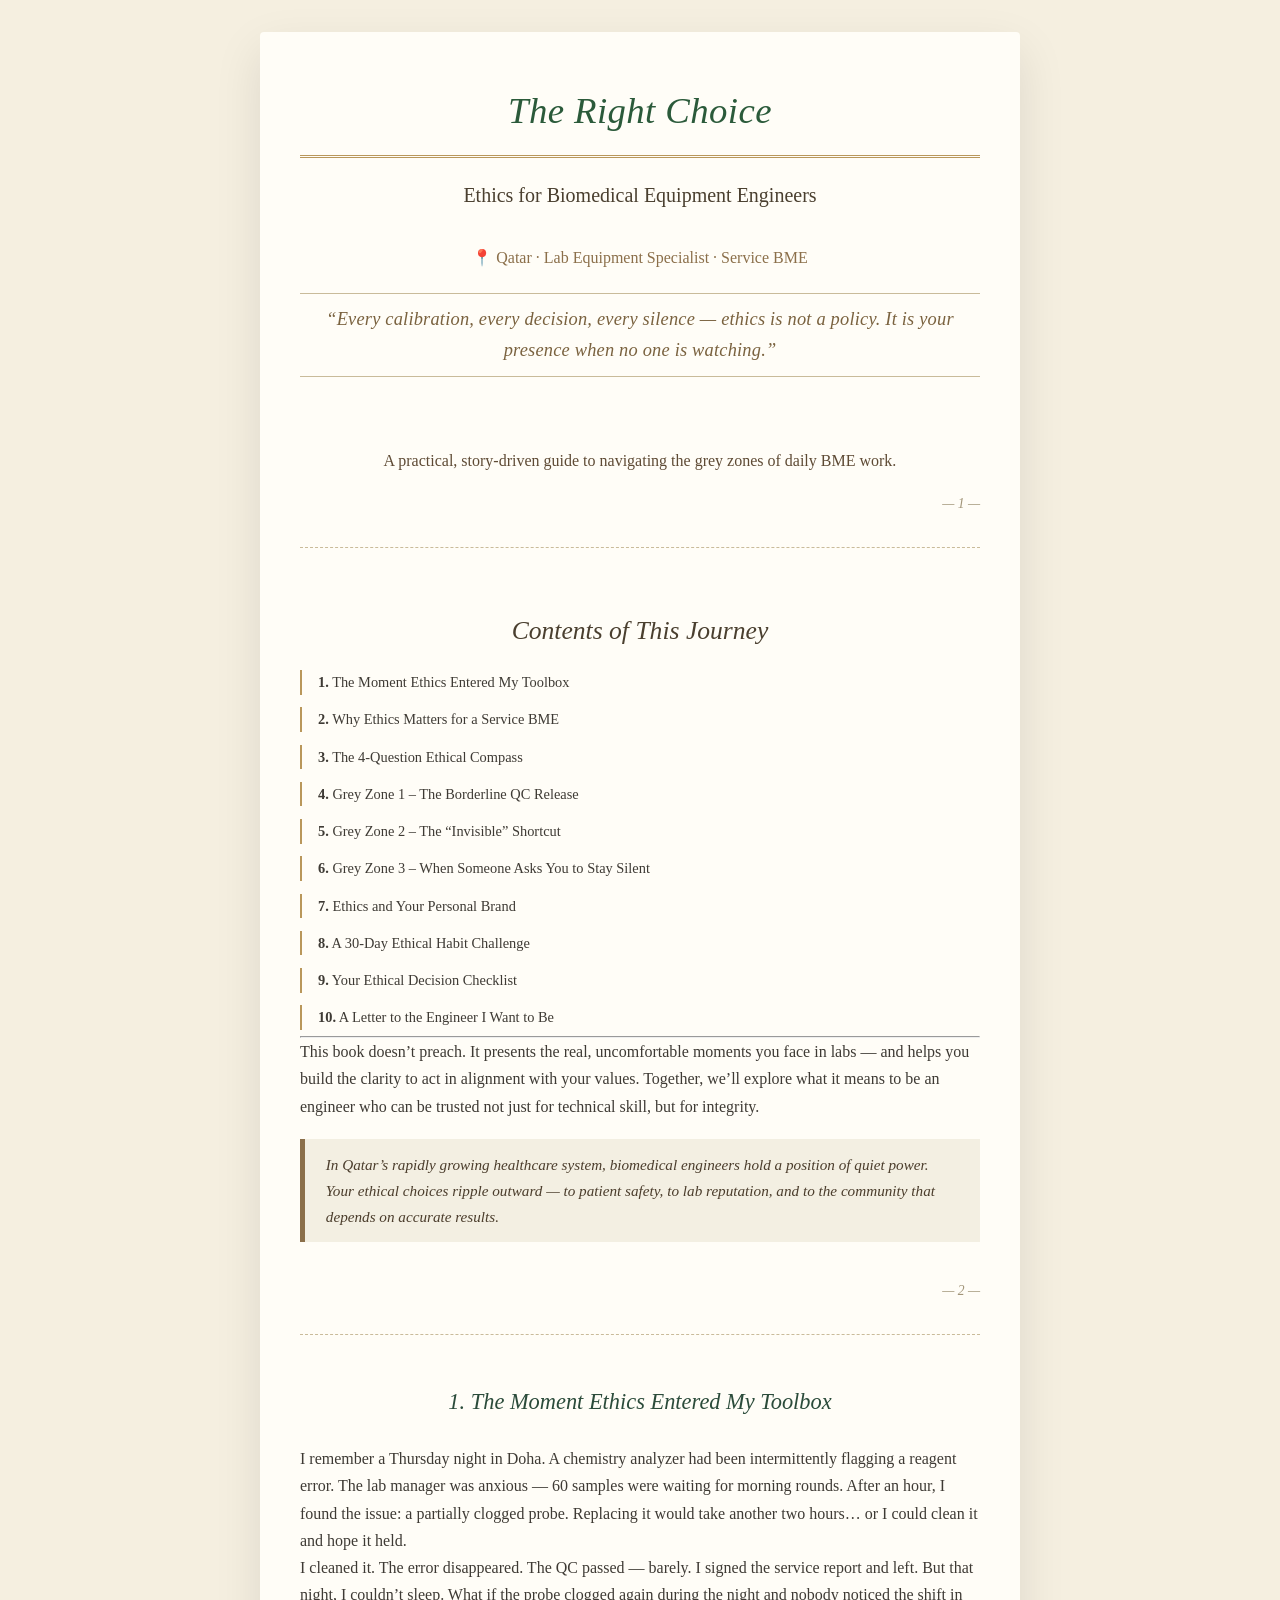
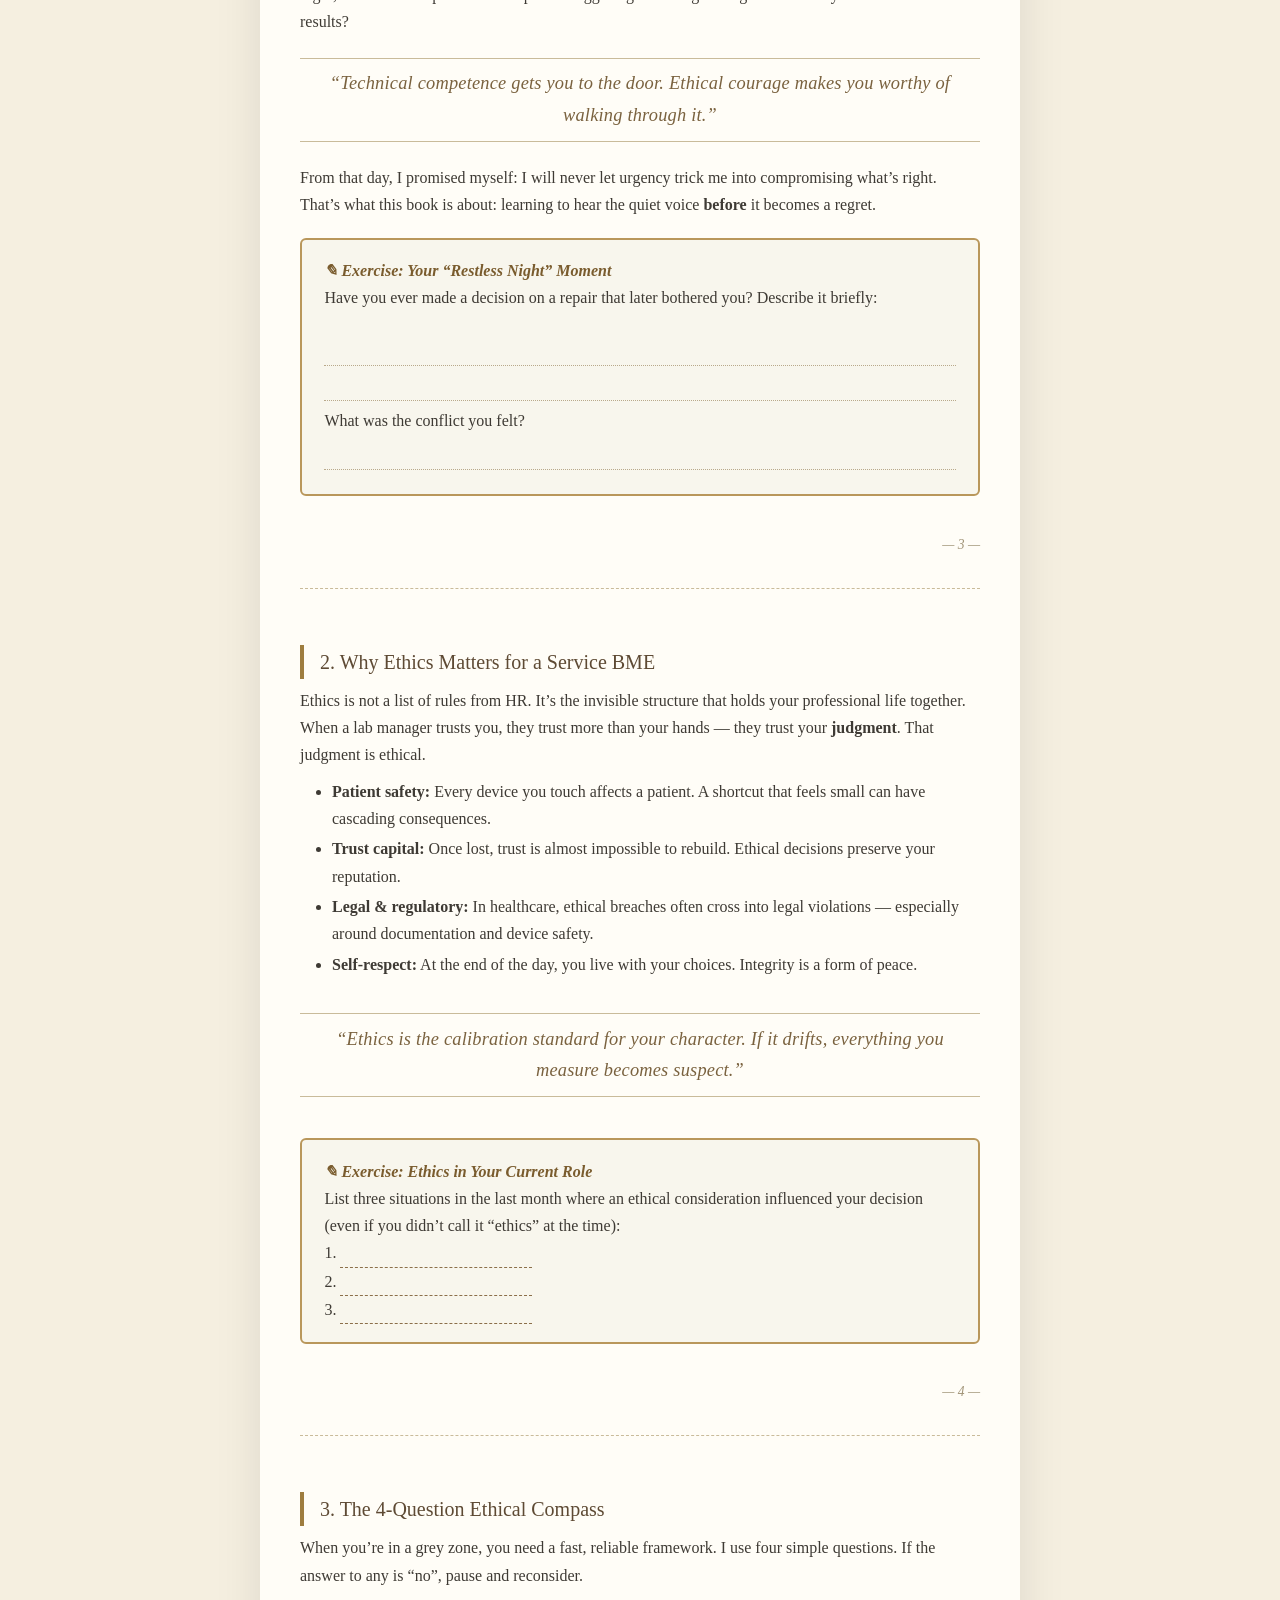
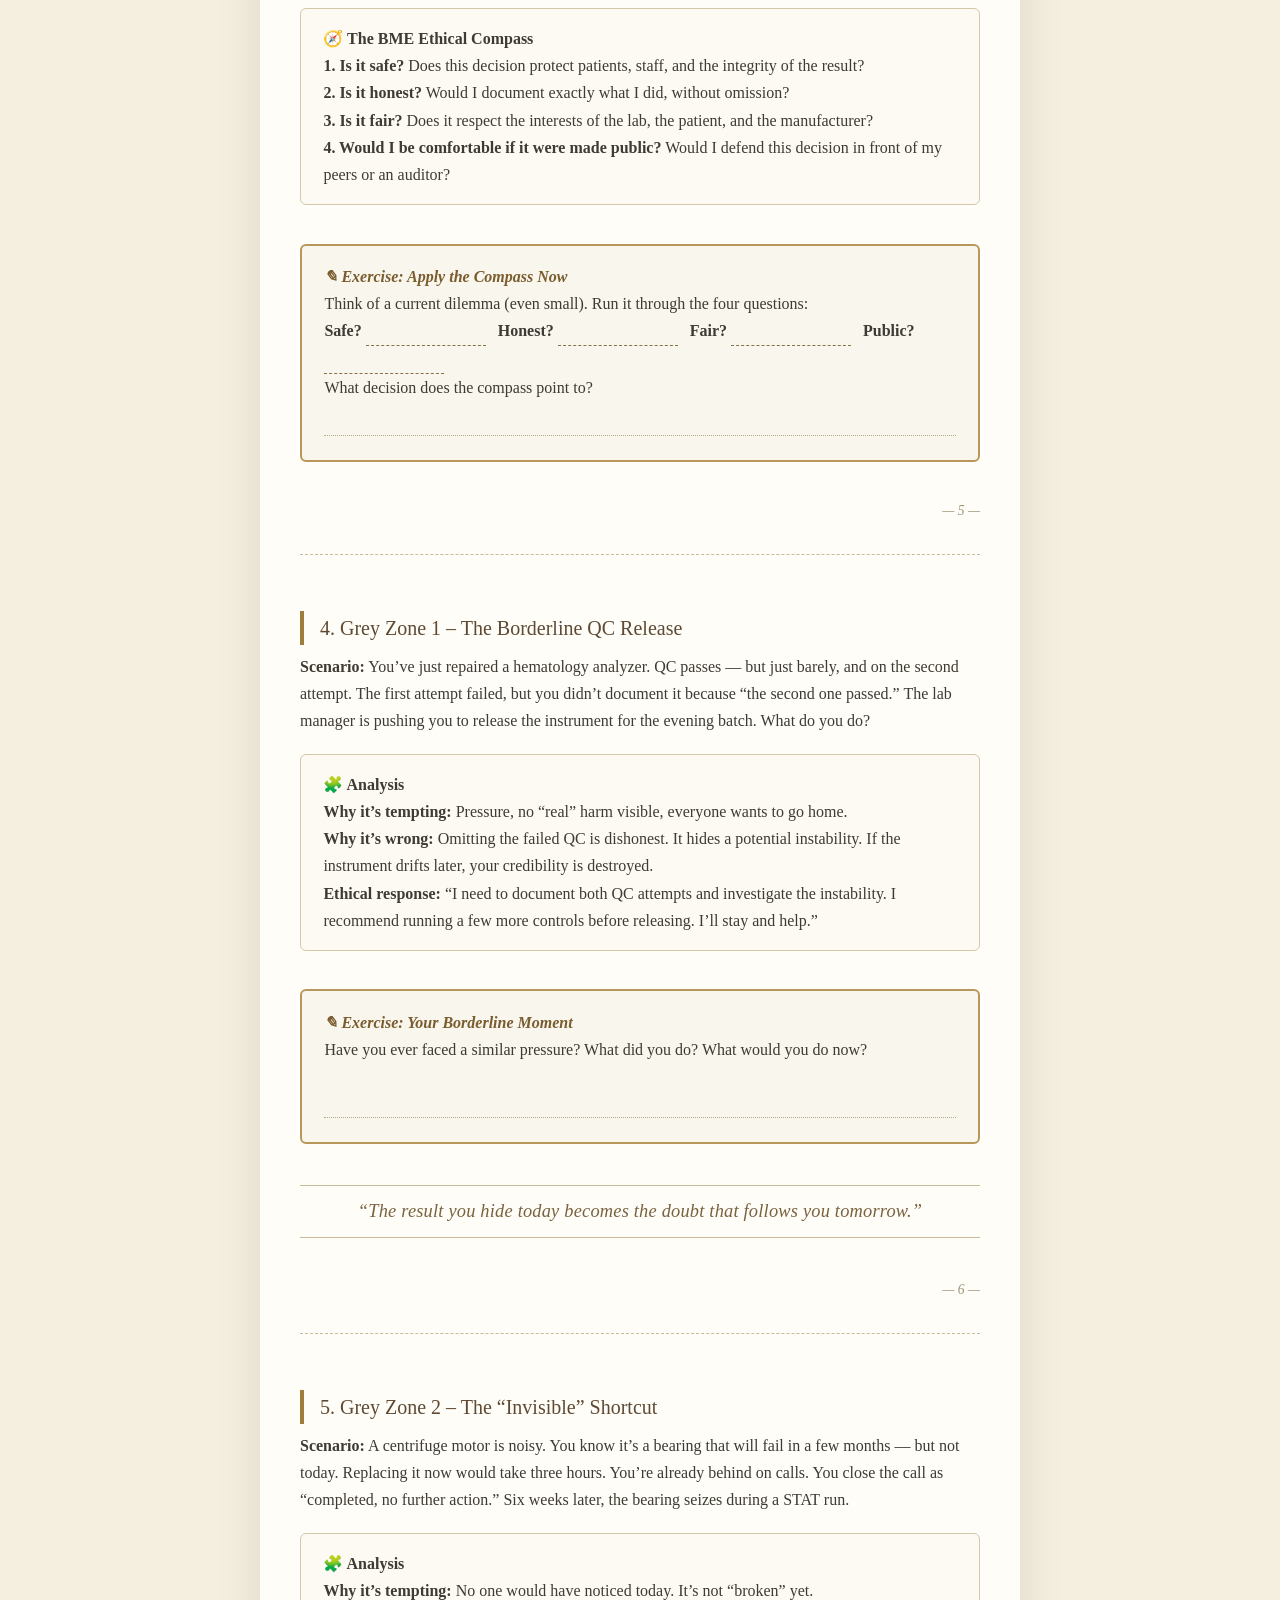
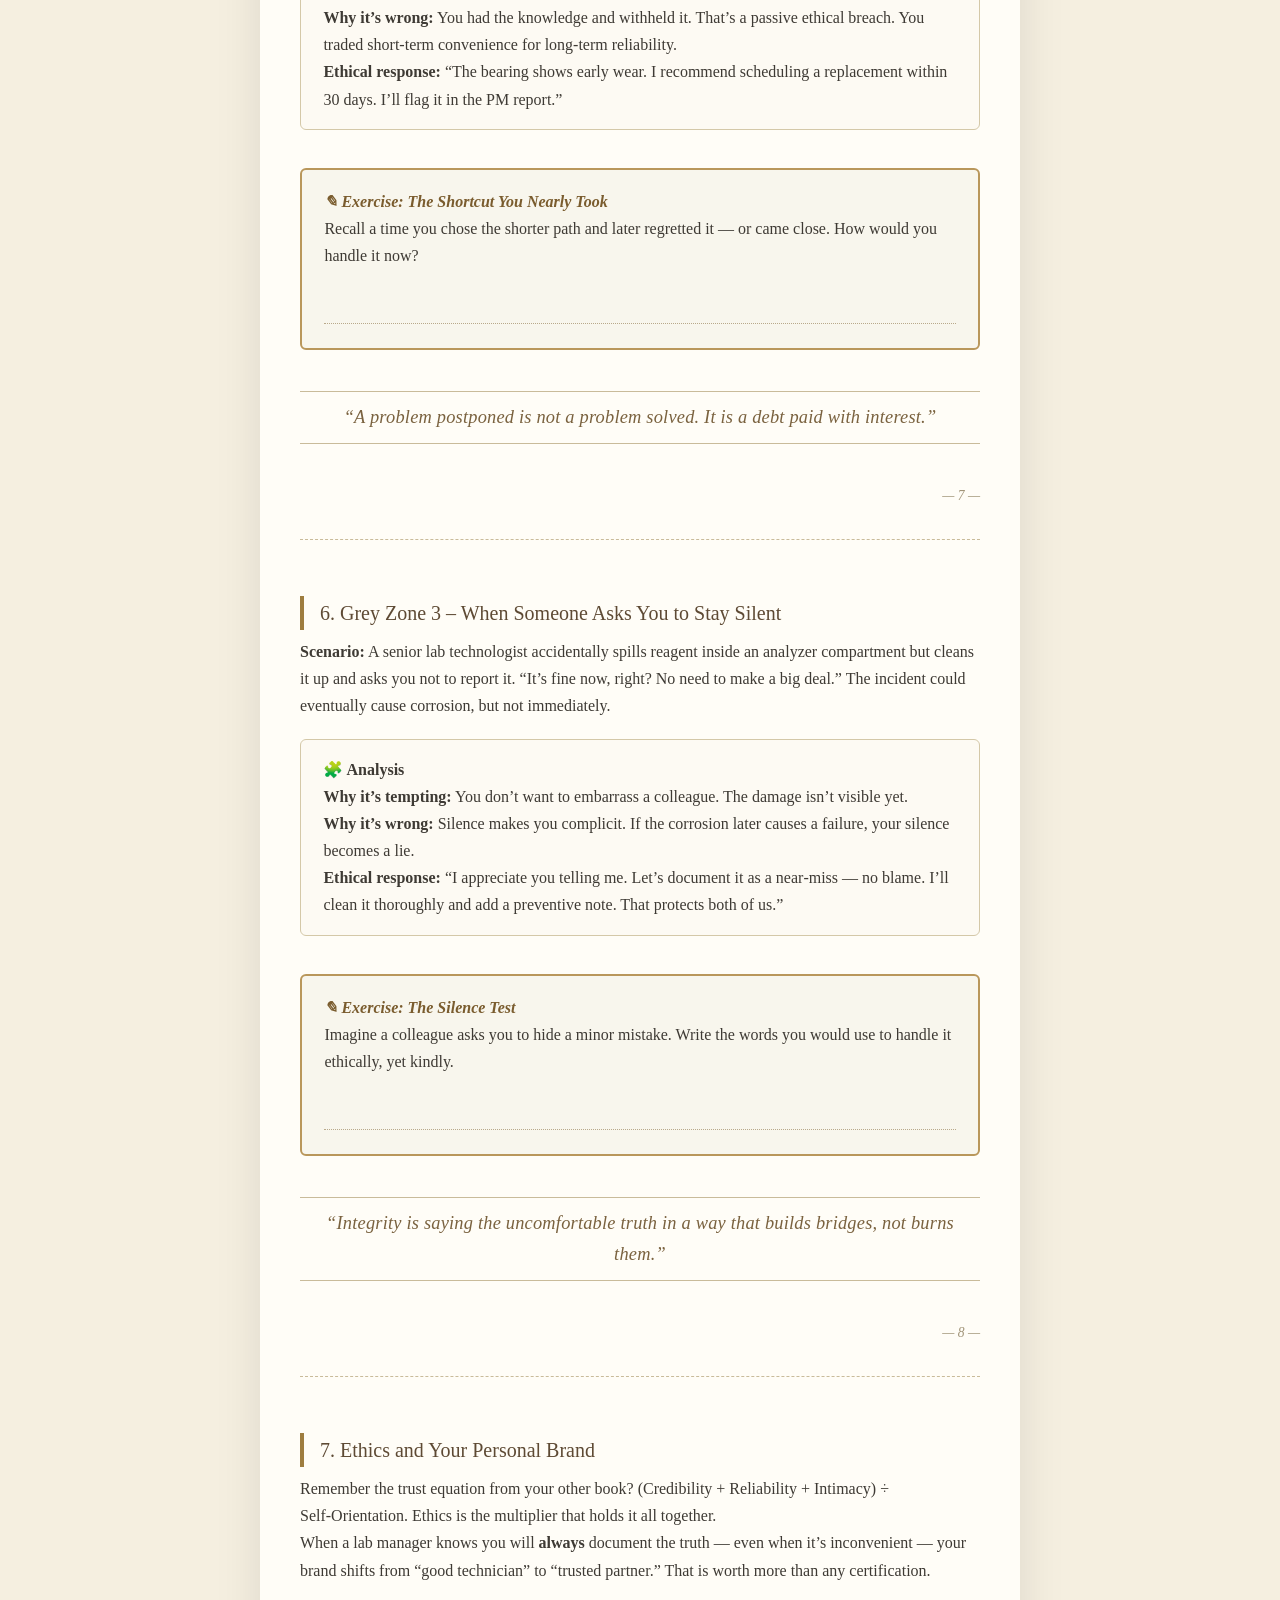
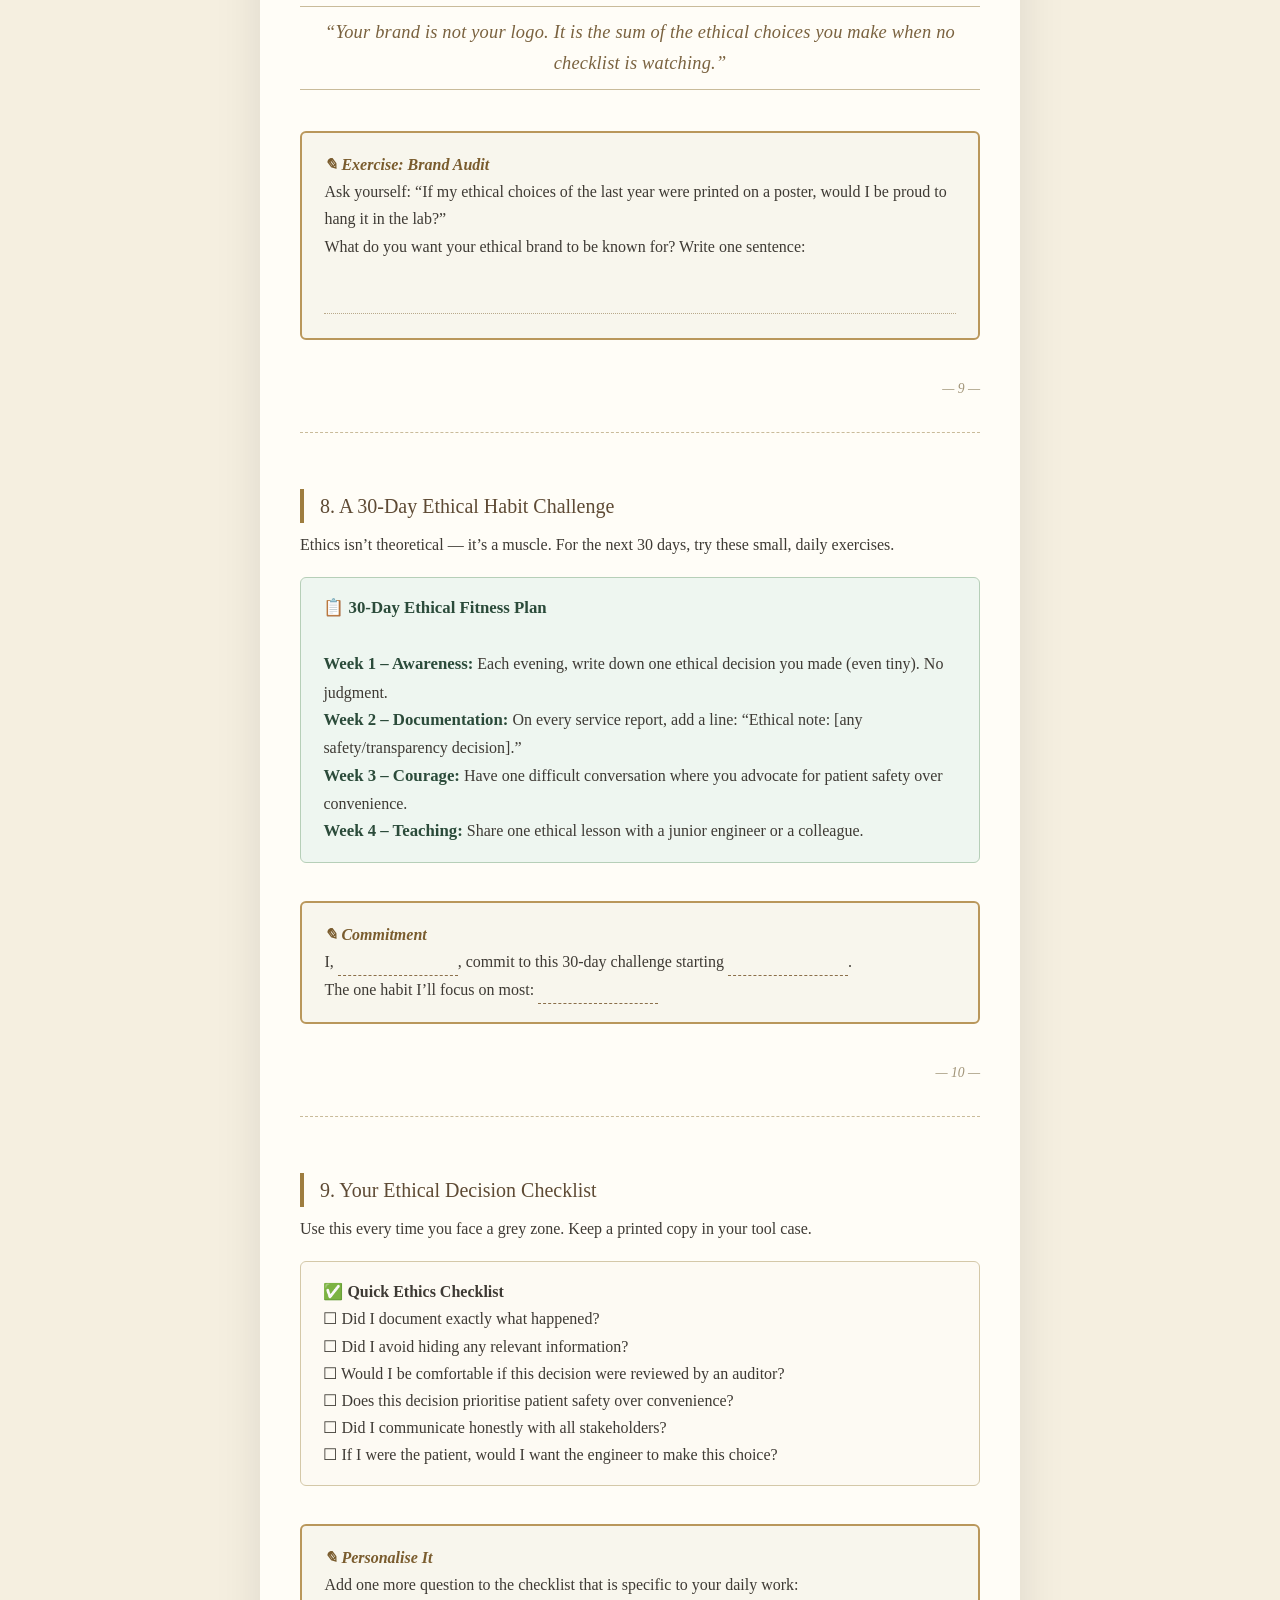
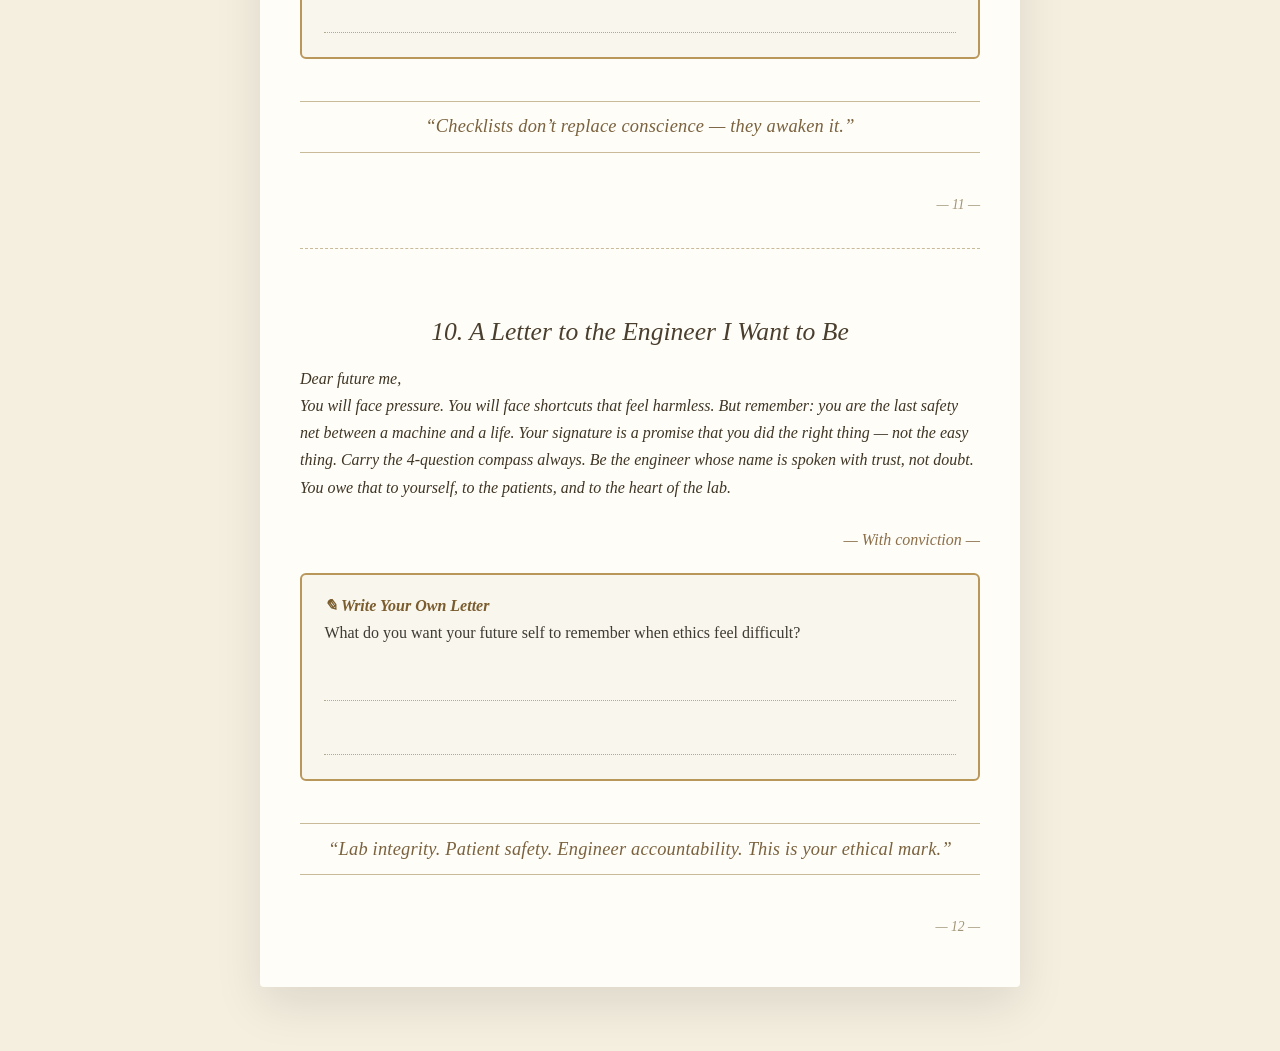
<file: ethics/index.html>
<!DOCTYPE html>
<html lang="en">
<head>
  <meta charset="UTF-8">
  <meta name="viewport" content="width=device-width, initial-scale=1.0">
  <title>Ethics for Biomedical Equipment Engineers · An Interactive Guide</title>
  <style>
    :root {
      --bg: #f5efe0;
      --surface: #fffdf7;
      --text: #3e3a34;
      --text2: #5c5548;
      --text3: #8a8275;
      --gold: #9e7d3f;
      --gold-light: #c9a85c;
      --green: #2b5a3a;
      --green-light: #3d7a52;
      --red: #b54a3e;
      --border: #d9d0bb;
      --border2: #e8e0cd;
      --radius: 6px;
      --font: 'Georgia', 'Times New Roman', serif;
    }
    * { margin:0; padding:0; box-sizing:border-box; }
    body {
      font-family: var(--font);
      background: var(--bg);
      color: var(--text);
      display: flex;
      flex-direction: column;
      align-items: center;
      padding: 2rem 1rem;
      line-height: 1.7;
    }
    .book-container {
      max-width: 760px;
      width: 100%;
      background: var(--surface);
      border-radius: 4px;
      box-shadow: 0 18px 48px rgba(0,0,0,0.1);
      padding: 3rem 2.5rem;
      margin-bottom: 2rem;
    }
    .page {
      page-break-after: always;
      margin-bottom: 2.5rem;
      padding-bottom: 2rem;
      border-bottom: 1px dashed #c9bb9a;
      min-height: 50vh;
      display: flex;
      flex-direction: column;
      justify-content: flex-start;
    }
    .page:last-child { border-bottom: none; margin-bottom: 0; padding-bottom: 0; page-break-after: auto; }
    h1 {
      font-size: 2.3rem;
      font-weight: 400;
      text-align: center;
      color: var(--green);
      margin-bottom: 1.2rem;
      letter-spacing: 0.4px;
      border-bottom: 3px double #b9975b;
      padding-bottom: 0.8rem;
      font-style: italic;
    }
    h2 {
      font-size: 1.6rem;
      font-weight: 400;
      color: #4a3f2f;
      margin: 1.3rem 0 0.7rem;
      font-style: italic;
      text-align: center;
    }
    h3 {
      font-size: 1.25rem;
      font-weight: 400;
      color: #5e4a34;
      margin: 1rem 0 0.5rem;
      border-left: 4px solid var(--gold);
      padding-left: 1rem;
    }
    .value-sentence {
      font-size: 1.15rem;
      font-style: italic;
      color: #7a623f;
      text-align: center;
      margin: 1.4rem 0;
      padding: 0.6rem 1rem;
      border-top: 1px solid #c9bb9a;
      border-bottom: 1px solid #c9bb9a;
      font-weight: 500;
      letter-spacing: 0.2px;
    }
    .qatar-note {
      background: #f3efe2;
      padding: 0.8rem 1.3rem;
      border-left: 5px solid #8b6f4a;
      font-style: italic;
      margin: 1.2rem 0;
      color: #4b3d2c;
      font-size: 0.95rem;
    }
    .exercise-box {
      background: #f8f6ed;
      border: 2px solid #b9975b;
      padding: 1.1rem 1.4rem;
      margin: 1.2rem 0;
      border-radius: var(--radius);
    }
    .exercise-box h4 {
      color: #7a5c2e;
      margin-top: 0;
      font-style: italic;
      font-size: 1rem;
    }
    .exercise-box .lines {
      border-bottom: 1px dotted #b9a98b;
      height: 1.8rem;
      margin: 0.4rem 0;
    }
    .exercise-box .lines.long {
      height: 3rem;
      border-bottom: 1px dotted #b9a98b;
    }
    .action-box {
      background: #eef6f0;
      border: 1px solid #b6cfb8;
      padding: 1rem 1.4rem;
      margin: 1.2rem 0;
      border-radius: var(--radius);
    }
    .action-box strong { color: #2b4b3a; font-size: 1.05rem; }
    .framework-box {
      background: #fdfaf3;
      border: 1px solid #d4c8a8;
      padding: 1rem 1.4rem;
      margin: 1.2rem 0;
      border-radius: var(--radius);
    }
    ul, ol { margin: 0.6rem 0 0.6rem 2rem; }
    li { margin-bottom: 0.2rem; }
    .chapter-title {
      font-size: 1.4rem;
      text-align: center;
      color: #2b4b3a;
      margin: 0.5rem 0 1.5rem;
      font-style: italic;
    }
    .signature {
      text-align: right;
      font-style: italic;
      color: #8b6f4a;
      margin-top: 1.6rem;
    }
    .toc-item {
      margin: 0.4rem 0;
      font-size: 0.9rem;
      padding-left: 1rem;
      border-left: 2px solid #b9975b;
    }
    .page-number {
      text-align: right;
      font-size: 0.85rem;
      color: #a19478;
      margin-top: 1.1rem;
      font-style: italic;
    }
    .highlight { color: #8b5e3c; font-weight: 600; }
    .letter { font-style: italic; color: #3e3525; }
    .my-input {
      display: inline-block;
      min-width: 120px;
      border-bottom: 1px dashed #8b6f4a;
      color: #5e4a34;
    }
    @media print {
      @page { size: A4; margin: 2cm 1.8cm 2.2cm 1.8cm; }
      body { background: white; padding: 0; margin: 0; color: black; }
      .book-container { max-width: 100%; box-shadow: none; border-radius: 0; background: white; padding: 0; margin: 0; width: 100%; }
      .page { page-break-after: always; border-bottom: none; margin-bottom: 0; padding-bottom: 0; min-height: auto; display: block; }
      .page:last-child { page-break-after: auto; }
      .qatar-note, .exercise-box, .action-box, .framework-box { background: #f9f9f3; border-color: #aaa; color: #1a1a1a; }
      .value-sentence { color: #4a351c; border-color: #8b6f4a; }
      .page-number { color: #5c5040; }
      h1, h2, h3, .chapter-title { color: #1f3327; }
    }
  </style>
</head>
<body>
  <div class="book-container">

    <!-- PAGE 1 – COVER -->
    <div class="page">
      <h1>The Right Choice</h1>
      <p style="text-align:center; font-size:1.25rem; color:#4a3f2f;">Ethics for Biomedical Equipment Engineers</p>
      <p style="text-align:center; margin-top:2rem; color:#8b6f4a;">📍 Qatar · Lab Equipment Specialist · Service BME</p>
      <div class="value-sentence">“Every calibration, every decision, every silence — ethics is not a policy. It is your presence when no one is watching.”</div>
      <p style="text-align:center; margin-top:3rem; color:#5e4a34;">
        A practical, story‑driven guide to navigating the grey zones of daily BME work.
      </p>
      <div class="page-number">— 1 —</div>
    </div>

    <!-- PAGE 2 – TABLE OF CONTENTS & WELCOME -->
    <div class="page">
      <h2>Contents of This Journey</h2>
      <div class="toc-item"><strong>1.</strong> The Moment Ethics Entered My Toolbox</div>
      <div class="toc-item"><strong>2.</strong> Why Ethics Matters for a Service BME</div>
      <div class="toc-item"><strong>3.</strong> The 4‑Question Ethical Compass</div>
      <div class="toc-item"><strong>4.</strong> Grey Zone 1 – The Borderline QC Release</div>
      <div class="toc-item"><strong>5.</strong> Grey Zone 2 – The “Invisible” Shortcut</div>
      <div class="toc-item"><strong>6.</strong> Grey Zone 3 – When Someone Asks You to Stay Silent</div>
      <div class="toc-item"><strong>7.</strong> Ethics and Your Personal Brand</div>
      <div class="toc-item"><strong>8.</strong> A 30‑Day Ethical Habit Challenge</div>
      <div class="toc-item"><strong>9.</strong> Your Ethical Decision Checklist</div>
      <div class="toc-item"><strong>10.</strong> A Letter to the Engineer I Want to Be</div>
      <hr>
      <p>This book doesn’t preach. It presents the real, uncomfortable moments you face in labs — and helps you build the clarity to act in alignment with your values. Together, we’ll explore what it means to be an engineer who can be trusted not just for technical skill, but for integrity.</p>
      <div class="qatar-note">In Qatar’s rapidly growing healthcare system, biomedical engineers hold a position of quiet power. Your ethical choices ripple outward — to patient safety, to lab reputation, and to the community that depends on accurate results.</div>
      <div class="page-number">— 2 —</div>
    </div>

    <!-- PAGE 3 – CHAPTER 1 -->
    <div class="page">
      <div class="chapter-title">1. The Moment Ethics Entered My Toolbox</div>
      <p>I remember a Thursday night in Doha. A chemistry analyzer had been intermittently flagging a reagent error. The lab manager was anxious — 60 samples were waiting for morning rounds. After an hour, I found the issue: a partially clogged probe. Replacing it would take another two hours… or I could clean it and hope it held.</p>
      <p>I cleaned it. The error disappeared. The QC passed — barely. I signed the service report and left. But that night, I couldn’t sleep. What if the probe clogged again during the night and nobody noticed the shift in results?</p>
      <div class="value-sentence">“Technical competence gets you to the door. Ethical courage makes you worthy of walking through it.”</div>
      <p>From that day, I promised myself: I will never let urgency trick me into compromising what’s right. That’s what this book is about: learning to hear the quiet voice <strong>before</strong> it becomes a regret.</p>
      <div class="exercise-box">
        <h4>✎ Exercise: Your “Restless Night” Moment</h4>
        <p>Have you ever made a decision on a repair that later bothered you? Describe it briefly:</p>
        <div class="lines long"></div>
        <div class="lines"></div>
        <p>What was the conflict you felt?</p>
        <div class="lines"></div>
      </div>
      <div class="page-number">— 3 —</div>
    </div>

    <!-- PAGE 4 – CHAPTER 2 -->
    <div class="page">
      <h3>2. Why Ethics Matters for a Service BME</h3>
      <p>Ethics is not a list of rules from HR. It’s the invisible structure that holds your professional life together. When a lab manager trusts you, they trust more than your hands — they trust your <strong>judgment</strong>. That judgment is ethical.</p>
      <ul>
        <li><strong>Patient safety:</strong> Every device you touch affects a patient. A shortcut that feels small can have cascading consequences.</li>
        <li><strong>Trust capital:</strong> Once lost, trust is almost impossible to rebuild. Ethical decisions preserve your reputation.</li>
        <li><strong>Legal & regulatory:</strong> In healthcare, ethical breaches often cross into legal violations — especially around documentation and device safety.</li>
        <li><strong>Self‑respect:</strong> At the end of the day, you live with your choices. Integrity is a form of peace.</li>
      </ul>
      <div class="value-sentence">“Ethics is the calibration standard for your character. If it drifts, everything you measure becomes suspect.”</div>
      <div class="exercise-box">
        <h4>✎ Exercise: Ethics in Your Current Role</h4>
        <p>List three situations in the last month where an ethical consideration influenced your decision (even if you didn’t call it “ethics” at the time):</p>
        <p>1. <span class="my-input">&nbsp;&nbsp;&nbsp;&nbsp;&nbsp;&nbsp;&nbsp;&nbsp;&nbsp;&nbsp;&nbsp;&nbsp;&nbsp;&nbsp;&nbsp;&nbsp;&nbsp;&nbsp;&nbsp;&nbsp;&nbsp;&nbsp;&nbsp;&nbsp;&nbsp;&nbsp;&nbsp;&nbsp;&nbsp;&nbsp;&nbsp;&nbsp;&nbsp;&nbsp;&nbsp;&nbsp;&nbsp;&nbsp;&nbsp;&nbsp;&nbsp;&nbsp;&nbsp;&nbsp;&nbsp;&nbsp;&nbsp;&nbsp;</span></p>
        <p>2. <span class="my-input">&nbsp;&nbsp;&nbsp;&nbsp;&nbsp;&nbsp;&nbsp;&nbsp;&nbsp;&nbsp;&nbsp;&nbsp;&nbsp;&nbsp;&nbsp;&nbsp;&nbsp;&nbsp;&nbsp;&nbsp;&nbsp;&nbsp;&nbsp;&nbsp;&nbsp;&nbsp;&nbsp;&nbsp;&nbsp;&nbsp;&nbsp;&nbsp;&nbsp;&nbsp;&nbsp;&nbsp;&nbsp;&nbsp;&nbsp;&nbsp;&nbsp;&nbsp;&nbsp;&nbsp;&nbsp;&nbsp;&nbsp;&nbsp;</span></p>
        <p>3. <span class="my-input">&nbsp;&nbsp;&nbsp;&nbsp;&nbsp;&nbsp;&nbsp;&nbsp;&nbsp;&nbsp;&nbsp;&nbsp;&nbsp;&nbsp;&nbsp;&nbsp;&nbsp;&nbsp;&nbsp;&nbsp;&nbsp;&nbsp;&nbsp;&nbsp;&nbsp;&nbsp;&nbsp;&nbsp;&nbsp;&nbsp;&nbsp;&nbsp;&nbsp;&nbsp;&nbsp;&nbsp;&nbsp;&nbsp;&nbsp;&nbsp;&nbsp;&nbsp;&nbsp;&nbsp;&nbsp;&nbsp;&nbsp;&nbsp;</span></p>
      </div>
      <div class="page-number">— 4 —</div>
    </div>

    <!-- PAGE 5 – CHAPTER 3 -->
    <div class="page">
      <h3>3. The 4‑Question Ethical Compass</h3>
      <p>When you’re in a grey zone, you need a fast, reliable framework. I use four simple questions. If the answer to any is “no”, pause and reconsider.</p>
      <div class="framework-box">
        <h4>🧭 The BME Ethical Compass</h4>
        <p><strong>1. Is it safe?</strong> Does this decision protect patients, staff, and the integrity of the result?<br>
        <strong>2. Is it honest?</strong> Would I document exactly what I did, without omission?<br>
        <strong>3. Is it fair?</strong> Does it respect the interests of the lab, the patient, and the manufacturer?<br>
        <strong>4. Would I be comfortable if it were made public?</strong> Would I defend this decision in front of my peers or an auditor?</p>
      </div>
      <div class="exercise-box">
        <h4>✎ Exercise: Apply the Compass Now</h4>
        <p>Think of a current dilemma (even small). Run it through the four questions:</p>
        <p><strong>Safe?</strong> <span class="my-input">&nbsp;&nbsp;&nbsp;&nbsp;&nbsp;&nbsp;&nbsp;&nbsp;&nbsp;&nbsp;</span> &nbsp; <strong>Honest?</strong> <span class="my-input">&nbsp;&nbsp;&nbsp;&nbsp;&nbsp;&nbsp;&nbsp;&nbsp;&nbsp;&nbsp;</span> &nbsp; <strong>Fair?</strong> <span class="my-input">&nbsp;&nbsp;&nbsp;&nbsp;&nbsp;&nbsp;&nbsp;&nbsp;&nbsp;&nbsp;</span> &nbsp; <strong>Public?</strong> <span class="my-input">&nbsp;&nbsp;&nbsp;&nbsp;&nbsp;&nbsp;&nbsp;&nbsp;&nbsp;&nbsp;</span></p>
        <p>What decision does the compass point to?</p>
        <div class="lines"></div>
      </div>
      <div class="page-number">— 5 —</div>
    </div>

    <!-- PAGE 6 – CHAPTER 4 -->
    <div class="page">
      <h3>4. Grey Zone 1 – The Borderline QC Release</h3>
      <p><strong>Scenario:</strong> You’ve just repaired a hematology analyzer. QC passes — but just barely, and on the second attempt. The first attempt failed, but you didn’t document it because “the second one passed.” The lab manager is pushing you to release the instrument for the evening batch. What do you do?</p>
      <div class="framework-box">
        <h4>🧩 Analysis</h4>
        <p><strong>Why it’s tempting:</strong> Pressure, no “real” harm visible, everyone wants to go home.<br>
        <strong>Why it’s wrong:</strong> Omitting the failed QC is dishonest. It hides a potential instability. If the instrument drifts later, your credibility is destroyed.<br>
        <strong>Ethical response:</strong> “I need to document both QC attempts and investigate the instability. I recommend running a few more controls before releasing. I’ll stay and help.”</p>
      </div>
      <div class="exercise-box">
        <h4>✎ Exercise: Your Borderline Moment</h4>
        <p>Have you ever faced a similar pressure? What did you do? What would you do now?</p>
        <div class="lines long"></div>
      </div>
      <div class="value-sentence">“The result you hide today becomes the doubt that follows you tomorrow.”</div>
      <div class="page-number">— 6 —</div>
    </div>

    <!-- PAGE 7 – CHAPTER 5 -->
    <div class="page">
      <h3>5. Grey Zone 2 – The “Invisible” Shortcut</h3>
      <p><strong>Scenario:</strong> A centrifuge motor is noisy. You know it’s a bearing that will fail in a few months — but not today. Replacing it now would take three hours. You’re already behind on calls. You close the call as “completed, no further action.” Six weeks later, the bearing seizes during a STAT run.</p>
      <div class="framework-box">
        <h4>🧩 Analysis</h4>
        <p><strong>Why it’s tempting:</strong> No one would have noticed today. It’s not “broken” yet.<br>
        <strong>Why it’s wrong:</strong> You had the knowledge and withheld it. That’s a passive ethical breach. You traded short‑term convenience for long‑term reliability.<br>
        <strong>Ethical response:</strong> “The bearing shows early wear. I recommend scheduling a replacement within 30 days. I’ll flag it in the PM report.”</p>
      </div>
      <div class="exercise-box">
        <h4>✎ Exercise: The Shortcut You Nearly Took</h4>
        <p>Recall a time you chose the shorter path and later regretted it — or came close. How would you handle it now?</p>
        <div class="lines long"></div>
      </div>
      <div class="value-sentence">“A problem postponed is not a problem solved. It is a debt paid with interest.”</div>
      <div class="page-number">— 7 —</div>
    </div>

    <!-- PAGE 8 – CHAPTER 6 -->
    <div class="page">
      <h3>6. Grey Zone 3 – When Someone Asks You to Stay Silent</h3>
      <p><strong>Scenario:</strong> A senior lab technologist accidentally spills reagent inside an analyzer compartment but cleans it up and asks you not to report it. “It’s fine now, right? No need to make a big deal.” The incident could eventually cause corrosion, but not immediately.</p>
      <div class="framework-box">
        <h4>🧩 Analysis</h4>
        <p><strong>Why it’s tempting:</strong> You don’t want to embarrass a colleague. The damage isn’t visible yet.<br>
        <strong>Why it’s wrong:</strong> Silence makes you complicit. If the corrosion later causes a failure, your silence becomes a lie.<br>
        <strong>Ethical response:</strong> “I appreciate you telling me. Let’s document it as a near‑miss — no blame. I’ll clean it thoroughly and add a preventive note. That protects both of us.”</p>
      </div>
      <div class="exercise-box">
        <h4>✎ Exercise: The Silence Test</h4>
        <p>Imagine a colleague asks you to hide a minor mistake. Write the words you would use to handle it ethically, yet kindly.</p>
        <div class="lines long"></div>
      </div>
      <div class="value-sentence">“Integrity is saying the uncomfortable truth in a way that builds bridges, not burns them.”</div>
      <div class="page-number">— 8 —</div>
    </div>

    <!-- PAGE 9 – CHAPTER 7 -->
    <div class="page">
      <h3>7. Ethics and Your Personal Brand</h3>
      <p>Remember the trust equation from your other book? (Credibility + Reliability + Intimacy) ÷ Self‑Orientation. Ethics is the multiplier that holds it all together.</p>
      <p>When a lab manager knows you will <strong>always</strong> document the truth — even when it’s inconvenient — your brand shifts from “good technician” to “trusted partner.” That is worth more than any certification.</p>
      <div class="value-sentence">“Your brand is not your logo. It is the sum of the ethical choices you make when no checklist is watching.”</div>
      <div class="exercise-box">
        <h4>✎ Exercise: Brand Audit</h4>
        <p>Ask yourself: “If my ethical choices of the last year were printed on a poster, would I be proud to hang it in the lab?”</p>
        <p>What do you want your ethical brand to be known for? Write one sentence:</p>
        <div class="lines long"></div>
      </div>
      <div class="page-number">— 9 —</div>
    </div>

    <!-- PAGE 10 – CHAPTER 8 -->
    <div class="page">
      <h3>8. A 30‑Day Ethical Habit Challenge</h3>
      <p>Ethics isn’t theoretical — it’s a muscle. For the next 30 days, try these small, daily exercises.</p>
      <div class="action-box">
        <strong>📋 30‑Day Ethical Fitness Plan</strong><br><br>
        <strong>Week 1 – Awareness:</strong> Each evening, write down one ethical decision you made (even tiny). No judgment.<br>
        <strong>Week 2 – Documentation:</strong> On every service report, add a line: “Ethical note: [any safety/transparency decision].”<br>
        <strong>Week 3 – Courage:</strong> Have one difficult conversation where you advocate for patient safety over convenience.<br>
        <strong>Week 4 – Teaching:</strong> Share one ethical lesson with a junior engineer or a colleague.</p>
      </div>
      <div class="exercise-box">
        <h4>✎ Commitment</h4>
        <p>I, <span class="my-input">&nbsp;&nbsp;&nbsp;&nbsp;&nbsp;&nbsp;&nbsp;&nbsp;&nbsp;&nbsp;&nbsp;&nbsp;&nbsp;&nbsp;&nbsp;&nbsp;</span>, commit to this 30‑day challenge starting <span class="my-input">&nbsp;&nbsp;&nbsp;&nbsp;&nbsp;&nbsp;&nbsp;&nbsp;&nbsp;&nbsp;</span>.</p>
        <p>The one habit I’ll focus on most: <span class="my-input">&nbsp;&nbsp;&nbsp;&nbsp;&nbsp;&nbsp;&nbsp;&nbsp;&nbsp;&nbsp;&nbsp;&nbsp;&nbsp;&nbsp;&nbsp;&nbsp;&nbsp;&nbsp;&nbsp;&nbsp;&nbsp;&nbsp;&nbsp;&nbsp;</span></p>
      </div>
      <div class="page-number">— 10 —</div>
    </div>

    <!-- PAGE 11 – CHAPTER 9 -->
    <div class="page">
      <h3>9. Your Ethical Decision Checklist</h3>
      <p>Use this every time you face a grey zone. Keep a printed copy in your tool case.</p>
      <div class="framework-box">
        <h4>✅ Quick Ethics Checklist</h4>
        <p>☐ Did I document exactly what happened?<br>
        ☐ Did I avoid hiding any relevant information?<br>
        ☐ Would I be comfortable if this decision were reviewed by an auditor?<br>
        ☐ Does this decision prioritise patient safety over convenience?<br>
        ☐ Did I communicate honestly with all stakeholders?<br>
        ☐ If I were the patient, would I want the engineer to make this choice?</p>
      </div>
      <div class="exercise-box">
        <h4>✎ Personalise It</h4>
        <p>Add one more question to the checklist that is specific to your daily work:</p>
        <div class="lines"></div>
      </div>
      <div class="value-sentence">“Checklists don’t replace conscience — they awaken it.”</div>
      <div class="page-number">— 11 —</div>
    </div>

    <!-- PAGE 12 – CHAPTER 10 / FINAL LETTER -->
    <div class="page">
      <h2>10. A Letter to the Engineer I Want to Be</h2>
      <p class="letter"><em>Dear future me,</em></p>
      <p class="letter"><em>You will face pressure. You will face shortcuts that feel harmless. But remember: you are the last safety net between a machine and a life. Your signature is a promise that you did the right thing — not the easy thing. Carry the 4‑question compass always. Be the engineer whose name is spoken with trust, not doubt. You owe that to yourself, to the patients, and to the heart of the lab.</em></p>
      <div class="signature">— With conviction —</div>
      <div class="exercise-box">
        <h4>✎ Write Your Own Letter</h4>
        <p>What do you want your future self to remember when ethics feel difficult?</p>
        <div class="lines long"></div>
        <div class="lines long"></div>
      </div>
      <div class="value-sentence">“Lab integrity. Patient safety. Engineer accountability. This is your ethical mark.”</div>
      <div class="page-number">— 12 —</div>
    </div>

  </div>
</body>
</html>
</file>
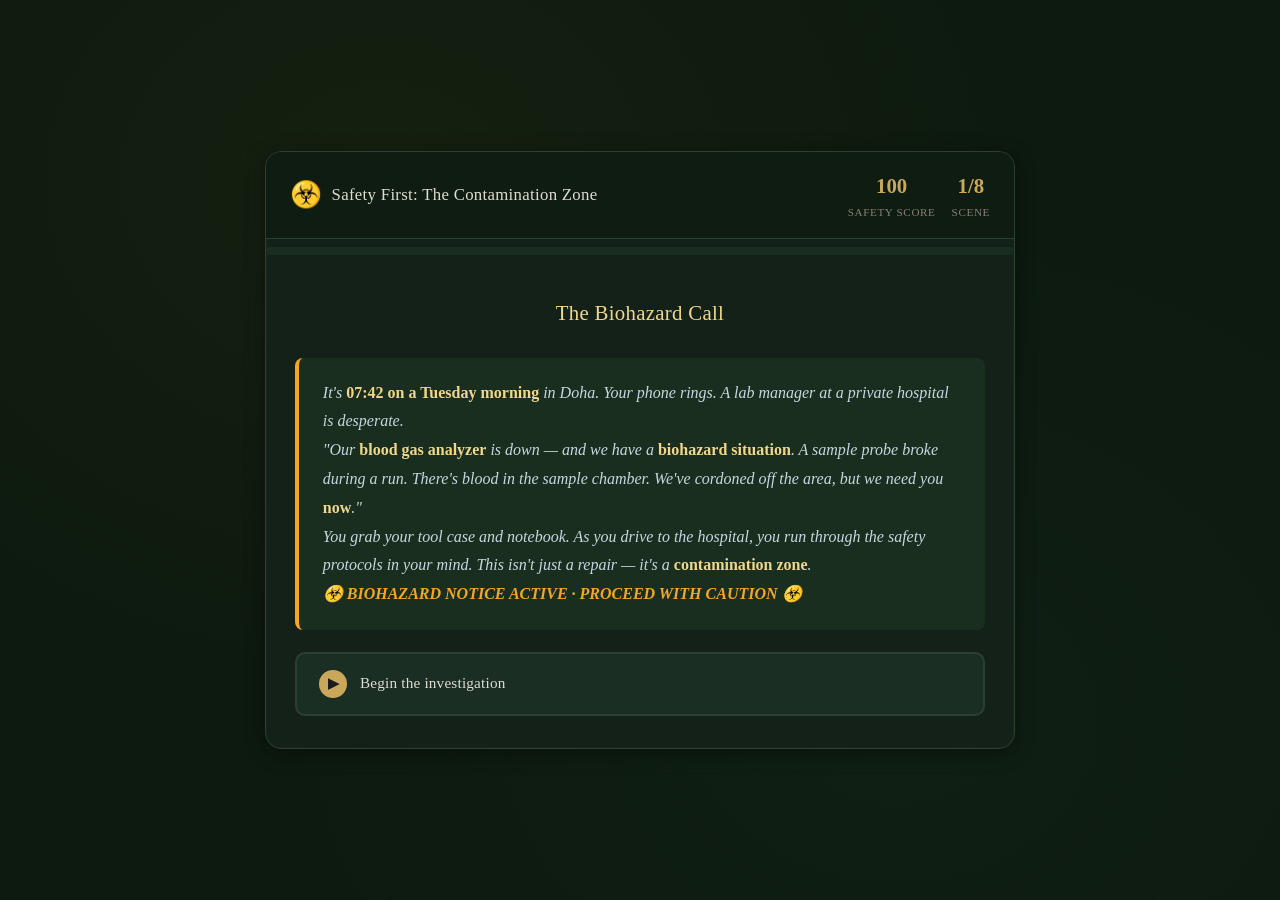
<file: safety-first/index.html>
<!DOCTYPE html>
<html lang="en">
<head>
    <meta charset="UTF-8">
    <meta name="viewport" content="width=device-width, initial-scale=1.0">
    <title>Safety First · The Contamination Zone</title>
    <style>
        :root {
            --bg: #0d1a0f;
            --panel: #142118;
            --panel2: #1a2e1f;
            --gold: #c9a85c;
            --gold2: #a08040;
            --green: #4a9e6f;
            --green2: #3b8058;
            --red: #c75b4a;
            --red2: #a04035;
            --teal: #4a9e9e;
            --text: #e0dcd0;
            --text2: #b0a894;
            --text3: #8a8275;
            --border: #2a4030;
            --border2: #1a2e1f;
            --highlight: #f0d78c;
            --biohazard: #f5a623;
            --shadow: 0 4px 20px rgba(0, 0, 0, 0.4);
            --font: 'Georgia', 'Times New Roman', serif;
        }
        * {
            margin: 0;
            padding: 0;
            box-sizing: border-box;
        }
        body {
            font-family: var(--font);
            background: var(--bg);
            color: var(--text);
            min-height: 100vh;
            display: flex;
            align-items: center;
            justify-content: center;
            padding: 1rem;
            line-height: 1.7;
            background-image:
                radial-gradient(ellipse at 30% 20%, rgba(245, 166, 35, 0.04) 0%, transparent 50%),
                radial-gradient(ellipse at 70% 80%, rgba(74, 158, 111, 0.04) 0%, transparent 50%);
        }
        .game-container {
            width: 100%;
            max-width: 750px;
            background: var(--panel);
            border-radius: 16px;
            border: 1px solid var(--border);
            box-shadow: var(--shadow), 0 0 0 1px rgba(255, 255, 255, 0.02) inset;
            overflow: hidden;
        }
        .game-header {
            background: #0f1c12;
            border-bottom: 1px solid var(--border);
            padding: 1rem 1.5rem;
            display: flex;
            align-items: center;
            justify-content: space-between;
            flex-wrap: wrap;
            gap: 0.8rem;
        }
        .game-header .title-area {
            display: flex;
            align-items: center;
            gap: 0.6rem;
        }
        .game-header .bio-icon {
            font-size: 1.6rem;
            color: var(--biohazard);
            animation: pulse 2s infinite;
        }
        @keyframes pulse {
            0%,
            100% {
                opacity: 1;
            }
            50% {
                opacity: 0.5;
            }
        }
        .game-header h2 {
            font-size: 1.05rem;
            font-weight: 500;
            color: var(--text);
            letter-spacing: 0.3px;
        }
        .score-display {
            display: flex;
            align-items: center;
            gap: 1rem;
        }
        .score-item {
            text-align: center;
        }
        .score-item .val {
            font-size: 1.3rem;
            font-weight: 700;
            color: var(--gold);
        }
        .score-item .lbl {
            font-size: 0.7rem;
            color: var(--text3);
            text-transform: uppercase;
            letter-spacing: 0.6px;
        }
        .game-body {
            padding: 2rem 1.8rem;
            min-height: 420px;
            display: flex;
            flex-direction: column;
            gap: 1.4rem;
        }
        .scene-title {
            font-size: 1.3rem;
            color: var(--highlight);
            font-weight: 500;
            letter-spacing: 0.3px;
            text-align: center;
            margin-bottom: 0.3rem;
        }
        .scene-narrative {
            font-size: 1rem;
            color: #c8d6e0;
            line-height: 1.8;
            background: var(--panel2);
            padding: 1.3rem 1.5rem;
            border-radius: 8px;
            border-left: 4px solid var(--biohazard);
            font-style: italic;
        }
        .scene-narrative strong {
            color: var(--highlight);
            font-style: normal;
        }
        .choices-area {
            display: flex;
            flex-direction: column;
            gap: 0.7rem;
        }
        .choice-btn {
            background: #1a2e24;
            border: 2px solid var(--border);
            border-radius: 10px;
            padding: 1rem 1.4rem;
            cursor: pointer;
            text-align: left;
            color: var(--text);
            font-family: var(--font);
            font-size: 0.95rem;
            transition: all 0.25s ease;
            letter-spacing: 0.2px;
            position: relative;
        }
        .choice-btn:hover {
            border-color: var(--gold);
            background: #1e3528;
            transform: translateX(4px);
            box-shadow: 0 4px 16px rgba(0, 0, 0, 0.3);
        }
        .choice-btn .choice-letter {
            display: inline-block;
            background: var(--gold);
            color: #1a1a1a;
            width: 28px;
            height: 28px;
            border-radius: 50%;
            text-align: center;
            line-height: 28px;
            font-weight: 700;
            margin-right: 0.8rem;
            font-size: 0.85rem;
        }
        .feedback-box {
            padding: 1.2rem 1.5rem;
            border-radius: 8px;
            text-align: center;
            font-weight: 500;
            animation: fadeSlide 0.4s ease;
        }
        @keyframes fadeSlide {
            from {
                opacity: 0;
                transform: translateY(10px);
            }
            to {
                opacity: 1;
                transform: translateY(0);
            }
        }
        .feedback-box.safe {
            background: #1a3028;
            border: 1px solid var(--green);
            color: #8fd4a0;
        }
        .feedback-box.warning {
            background: #2f2a1a;
            border: 1px solid var(--gold);
            color: #f0d78c;
        }
        .feedback-box.danger {
            background: #2f1f1c;
            border: 1px solid var(--red);
            color: #e89a8e;
        }
        .feedback-box .lesson-icon {
            font-size: 2rem;
            display: block;
            margin-bottom: 0.4rem;
        }
        .btn {
            display: inline-block;
            padding: 0.7rem 1.6rem;
            border-radius: 8px;
            font-size: 0.9rem;
            font-weight: 600;
            cursor: pointer;
            border: none;
            letter-spacing: 0.3px;
            font-family: var(--font);
            transition: all 0.2s ease;
            color: #fff;
            text-decoration: none;
        }
        .btn-primary {
            background: var(--green);
            box-shadow: 0 4px 14px rgba(74, 158, 111, 0.3);
        }
        .btn-primary:hover {
            background: var(--green2);
            transform: translateY(-2px);
        }
        .btn-gold {
            background: var(--gold);
            color: #1a1a1a;
            box-shadow: 0 4px 14px rgba(201, 168, 92, 0.3);
        }
        .btn-gold:hover {
            background: #d4b468;
            transform: translateY(-2px);
        }
        .btn-outline {
            background: transparent;
            border: 2px solid var(--border);
            color: var(--text);
        }
        .btn-outline:hover {
            border-color: var(--teal);
            color: var(--teal);
        }
        .certificate {
            background: #fdfaf3;
            color: #2b2b2b;
            padding: 2.5rem 2rem;
            border-radius: 6px;
            text-align: center;
            border: 8px double #b9975b;
            font-family: var(--font);
        }
        .certificate .cert-seal {
            font-size: 4rem;
            color: #b9975b;
        }
        .certificate h2 {
            font-size: 1.8rem;
            color: #3b2e1e;
            font-weight: 400;
            margin: 0.5rem 0;
        }
        .certificate .cert-name {
            font-size: 1.4rem;
            font-weight: 700;
            color: #5e3a1c;
            margin: 0.8rem 0;
            border-bottom: 2px solid #b9975b;
            display: inline-block;
            padding-bottom: 0.3rem;
            min-width: 200px;
        }
        .certificate .cert-detail {
            font-size: 0.9rem;
            color: #5c4a2e;
            margin: 0.3rem 0;
        }
        .certificate .cert-score {
            font-size: 2rem;
            font-weight: 700;
            color: var(--green);
            margin: 0.6rem 0;
        }
        .progress-bar-outer {
            height: 8px;
            background: #1a2e1f;
            border-radius: 4px;
            overflow: hidden;
            margin: 0.5rem 0;
        }
        .progress-bar-inner {
            height: 100%;
            background: var(--biohazard);
            border-radius: 4px;
            transition: width 0.5s ease;
        }
        .text-center {
            text-align: center;
        }
        @media (max-width: 600px) {
            .game-body {
                padding: 1.2rem 1rem;
            }
            .game-header {
                padding: 0.8rem 1rem;
            }
            .choice-btn {
                padding: 0.8rem 1rem;
                font-size: 0.85rem;
            }
        }
        @media print {
            body {
                background: white;
                padding: 0;
            }
            .game-header,
            .btn,
            .game-body>*:not(.certificate) {
                display: none !important;
            }
            .game-container {
                box-shadow: none;
                border: none;
                background: white;
            }
            .certificate {
                border: 4px double #b9975b;
                page-break-inside: avoid;
            }
            @page {
                margin: 1cm;
            }
        }
    </style>
</head>
<body>

    <div class="game-container">
        <!-- HEADER -->
        <div class="game-header">
            <div class="title-area">
                <span class="bio-icon">☣️</span>
                <h2>Safety First: The Contamination Zone</h2>
            </div>
            <div class="score-display">
                <div class="score-item">
                    <div class="val" id="scoreDisplay">100</div>
                    <div class="lbl">Safety Score</div>
                </div>
                <div class="score-item">
                    <div class="val" id="sceneDisplay">1/8</div>
                    <div class="lbl">Scene</div>
                </div>
            </div>
        </div>

        <!-- PROGRESS BAR -->
        <div class="progress-bar-outer">
            <div class="progress-bar-inner" id="progressBar" style="width: 0%;"></div>
        </div>

        <!-- GAME BODY -->
        <div class="game-body" id="gameBody">
            <!-- Content injected by JS -->
        </div>
    </div>

    <script>
        // ==================== GAME STATE ====================
        const state = {
            currentScene: 'intro',
            score: 100,
            totalScenes: 8,
            scenesVisited: [],
            decisions: {},
            maxScore: 100,
            safetyViolations: 0,
            playerName: 'Service BME Professional',
        };

        // ==================== SCENE DATA ====================
        const scenes = {
            // ---- SCENE: Intro / Cover ----
            'intro': {
                title: 'The Biohazard Call',
                narrative: `
            <p>It's <strong>07:42 on a Tuesday morning</strong> in Doha. Your phone rings. A lab manager at a private hospital is desperate.</p>
            <p>"Our <strong>blood gas analyzer</strong> is down — and we have a <strong>biohazard situation</strong>. A sample probe broke during a run. There's blood in the sample chamber. We've cordoned off the area, but we need you <strong>now</strong>."</p>
            <p>You grab your tool case and notebook. As you drive to the hospital, you run through the safety protocols in your mind. This isn't just a repair — it's a <strong>contamination zone</strong>.</p>
            <p style="color:var(--biohazard); font-weight:600;">☣️ BIOHAZARD NOTICE ACTIVE · PROCEED WITH CAUTION ☣️</p>
          `,
                choices: [
                    { text: 'Begin the investigation', nextScene: 'arrival', letter: '▶', scoreChange: 0 },
                ],
            },

            // ---- SCENE 1: Arrival at the Lab ----
            'arrival': {
                title: 'Scene 1 · Arrival at the Lab',
                narrative: `
            <p>You arrive at the lab entrance. A yellow <strong>biohazard sign</strong> is taped to the door. Through the glass, you can see the blood gas analyzer — it's powered off, and a small pool of something dark is visible on the bench.</p>
            <p>The lab manager, Sarah, meets you. "Thank you for coming so quickly," she says. "The sample probe snapped while processing a <strong>hepatitis-positive patient sample</strong>. We've cleared the immediate area, but I need you to handle this safely."</p>
            <p>She points to a <strong>PPE station</strong> near the door with gloves, gowns, goggles, face shields, and N95 masks.</p>
            <p><strong>What do you do first?</strong></p>
          `,
                choices: [
                    { text: 'Don full PPE: gown, double gloves, face shield, and N95 mask before entering',
                        nextScene: 'ppe_correct', letter: 'A', scoreChange: 0, key: 'arrival_ppe' },
                    { text: 'Put on gloves only — the rest takes too long, and the machine needs fixing',
                        nextScene: 'ppe_wrong', letter: 'B', scoreChange: -25, key: 'arrival_ppe' },
                    { text: 'Ask Sarah what PPE she thinks is necessary and follow her advice',
                        nextScene: 'ppe_delegate', letter: 'C', scoreChange: -10, key: 'arrival_ppe' },
                ],
            },

            // ---- SCENE: PPE Correct ----
            'ppe_correct': {
                title: '✅ Correct Choice',
                narrative: `
            <p>You carefully don a full <strong>impermeable gown</strong>, <strong>double nitrile gloves</strong>, an <strong>N95 respirator mask</strong>, and a <strong>full face shield</strong>. You check the seals on each item. It takes two minutes — but every second is an investment in your safety.</p>
            <p>Sarah nods approvingly. "I can see you take this seriously. That gives me confidence."</p>
            <p style="color:#8fd4a0;"><strong>+ Safety maintained. You're ready to enter the contamination zone.</strong></p>
          `,
                choices: [
                    { text: 'Enter the lab and approach the analyzer', nextScene: 'approach', letter: '▶',
                        scoreChange: 5 },
                ],
                feedbackType: 'safe',
            },

            // ---- SCENE: PPE Wrong ----
            'ppe_wrong': {
                title: '⚠️ Safety Violation',
                narrative: `
            <p>You grab a pair of gloves and walk into the lab. Within moments, Sarah stops you. "Wait — this is a <strong>hepatitis-positive sample</strong>! You need full barrier protection!"</p>
            <p>You realise your mistake. A splash of contaminated blood could reach your skin or mucous membranes. You've just exposed yourself to a <strong>bloodborne pathogen risk</strong>.</p>
            <p style="color:#e89a8e;"><strong>-25 Safety Score. You must return and don proper PPE.</strong></p>
          `,
                choices: [
                    { text: 'Return to the PPE station and suit up properly', nextScene: 'ppe_correct',
                        letter: '▶', scoreChange: 0 },
                ],
                feedbackType: 'danger',
            },

            // ---- SCENE: PPE Delegate ----
            'ppe_delegate': {
                title: '⚠️ Misplaced Responsibility',
                narrative: `
            <p>You ask Sarah what PPE you should wear. She hesitates. "Well… I think gloves and maybe a mask?" she says, uncertain.</p>
            <p>You're the trained professional. <strong>You</strong> should know the PPE requirements for a biohazard situation. Delegating this decision to a non‑engineer undermines both safety and your professional authority.</p>
            <p style="color:#f0d78c;"><strong>-10 Safety Score. You are ultimately responsible for your own safety.</strong></p>
          `,
                choices: [
                    { text: 'Reassess and don full PPE on your own judgment', nextScene: 'ppe_correct',
                        letter: '▶', scoreChange: 0 },
                ],
                feedbackType: 'warning',
            },

            // ---- SCENE: Approach the Analyzer ----
            'approach': {
                title: 'Scene 2 · Approaching the Contaminated Instrument',
                narrative: `
            <p>You enter the lab. The blood gas analyzer sits on a bench. The sample probe is visibly <strong>broken</strong>, and a small amount of dried and fresh blood is visible around the sample chamber. A used <strong>syringe</strong> is still connected to the probe port.</p>
            <p>Nearby, a <strong>sharps container</strong> is overflowing — needles protrude from the top. The bench surface has <strong>visible blood spatter</strong>.</p>
            <p>Your first priority is to <strong>secure the scene</strong> before touching anything.</p>
            <p><strong>What do you do?</strong></p>
          `,
                choices: [
                    { text: 'Remove the syringe and place it in the sharps container, then clean the bench with approved disinfectant before touching the analyzer',
                        nextScene: 'secure_correct', letter: 'A', scoreChange: 5, key: 'secure' },
                    { text: 'Immediately open the analyzer to diagnose the fault — time is critical',
                        nextScene: 'secure_wrong', letter: 'B', scoreChange: -30, key: 'secure' },
                    { text: 'Call your supervisor and ask them how to proceed',
                        nextScene: 'secure_delegate', letter: 'C', scoreChange: -5, key: 'secure' },
                ],
            },

            // ---- SCENE: Secure Correct ----
            'secure_correct': {
                title: '✅ Correct · Scene Secured',
                narrative: `
            <p>You carefully remove the contaminated syringe using <strong>forceps</strong> (not your hands — sharps risk) and place it in the sharps container. You then spray the bench surface with an <strong>approved tuberculocidal disinfectant</strong>, allowing the required <strong>10‑minute contact time</strong>.</p>
            <p>While waiting, you document the scene: photos, notes on the sample type, and the condition of the instrument.</p>
            <p style="color:#8fd4a0;"><strong>+5 Safety Score. The area is now safe to work in.</strong></p>
          `,
                choices: [
                    { text: 'Begin the repair on the analyzer', nextScene: 'repair', letter: '▶',
                    scoreChange: 0 },
                ],
                feedbackType: 'safe',
            },

            // ---- SCENE: Secure Wrong ----
            'secure_wrong': {
                title: '🚨 Critical Safety Breach',
                narrative: `
            <p>You reach for the syringe with your gloved hand — it slips and <strong>pricks your finger</strong> through the glove. Blood is visible on the needle. This was a hepatitis‑positive patient sample.</p>
            <p>You've just experienced a <strong>needlestick injury with a known contaminated sharp</strong>. You must immediately begin the post‑exposure protocol: wash the wound, report the incident, and seek medical evaluation for <strong>PEP (post‑exposure prophylaxis)</strong>.</p>
            <p style="color:#e89a8e;"><strong>-30 Safety Score. This is the most serious safety violation in the scenario.</strong></p>
          `,
                choices: [
                    { text: 'Stop work immediately, report the needlestick, and follow post-exposure protocol',
                        nextScene: 'needlestick', letter: '▶', scoreChange: 0 },
                ],
                feedbackType: 'danger',
            },

            // ---- SCENE: Secure Delegate ----
            'secure_delegate': {
                title: '⚠️ Unnecessary Delay',
                narrative: `
            <p>You call your supervisor. They remind you that you've been trained for biohazard situations and that every minute of delay increases the risk of cross‑contamination.</p>
            <p>You know the protocol. Trust your training.</p>
            <p style="color:#f0d78c;"><strong>-5 Safety Score. In the field, you are the authority on safety.</strong></p>
          `,
                choices: [
                    { text: 'Secure the scene using your trained protocols', nextScene: 'secure_correct',
                        letter: '▶', scoreChange: 0 },
                ],
                feedbackType: 'warning',
            },

            // ---- SCENE: Needlestick ----
            'needlestick': {
                title: 'Scene · Post‑Exposure Protocol',
                narrative: `
            <p>You immediately remove your gloves and <strong>wash the puncture wound with soap and water for a full minute</strong>. You inform Sarah of the incident and ask for the <strong>hospital's occupational health department</strong>.</p>
            <p>The sample is confirmed hepatitis‑B positive. You are advised to begin <strong>PEP within 2 hours</strong> for maximum effectiveness. Because you acted quickly, your risk of seroconversion is significantly reduced.</p>
            <p style="color:#f0d78c;"><strong>Lesson learned: Never rush past safety protocols. A 30‑second shortcut can lead to a lifetime of consequences.</strong></p>
          `,
                choices: [
                    { text: 'Continue the scenario — another engineer will complete the repair',
                        nextScene: 'cleanup', letter: '▶', scoreChange: -20 },
                ],
                feedbackType: 'danger',
            },

            // ---- SCENE: Repair ----
            'repair': {
                title: 'Scene 3 · The Repair',
                narrative: `
            <p>The work area is secure. You open the analyzer's sample chamber. The broken probe is visible, and there's <strong>dried blood inside the mechanism</strong>. The instrument's internal sensors also detected a <strong>fluid leak</strong> into the electronics compartment — which explains the shutdown.</p>
            <p>You need to replace the sample probe, clean the internal chamber, and inspect the electronics for fluid damage. You also need to decide <strong>which cleaning agent to use</strong> on the internal components.</p>
            <p><strong>What cleaning protocol do you follow?</strong></p>
          `,
                choices: [
                    { text: 'Use an approved intermediate‑level disinfectant (e.g., 70% isopropyl alcohol or a 1:10 bleach solution), allowing proper contact time, then rinse with sterile water',
                        nextScene: 'clean_correct', letter: 'A', scoreChange: 10, key: 'clean' },
                    { text: 'Wipe the blood away with a dry paper towel — the instrument will run a self‑cleaning cycle',
                        nextScene: 'clean_wrong', letter: 'B', scoreChange: -20, key: 'clean' },
                    { text: 'Use the strongest cleaner available — industrial degreaser from your tool kit',
                        nextScene: 'clean_damage', letter: 'C', scoreChange: -15, key: 'clean' },
                ],
            },

            // ---- SCENE: Clean Correct ----
            'clean_correct': {
                title: '✅ Correct · Proper Decontamination',
                narrative: `
            <p>You apply <strong>70% isopropyl alcohol</strong> to a lint‑free cloth and carefully clean all contaminated surfaces inside the sample chamber. You allow the full <strong>contact time</strong> (2 minutes for alcohol) before wiping dry. You then rinse critical sensor areas with <strong>sterile water</strong> to prevent residue buildup.</p>
            <p>You replace the broken probe with a new OEM part, recalibrate the instrument, and run three levels of QC. All pass.</p>
            <p style="color:#8fd4a0;"><strong>+10 Safety Score. The instrument is now both functional and safe for patient samples.</strong></p>
          `,
                choices: [
                    { text: 'Proceed to final cleanup and disposal', nextScene: 'cleanup', letter: '▶',
                        scoreChange: 0 },
                ],
                feedbackType: 'safe',
            },

            // ---- SCENE: Clean Wrong ----
            'clean_wrong': {
                title: '⚠️ Incomplete Decontamination',
                narrative: `
            <p>You wipe the visible blood with a dry paper towel and close the chamber. But <strong>dried blood residue</strong> remains on the sensor surfaces. When you power on the instrument, the QC fails repeatedly — the sensors are reading inaccurately due to <strong>protein buildup</strong>.</p>
            <p>More importantly, the instrument is <strong>not safe</strong> for the next patient sample. Residual biological material can cross‑contaminate future samples.</p>
            <p style="color:#f0d78c;"><strong>-20 Safety Score. Visible cleanliness ≠ decontamination.</strong></p>
          `,
                choices: [
                    { text: 'Re‑clean the instrument properly using approved disinfectant',
                        nextScene: 'clean_correct', letter: '▶', scoreChange: 0 },
                ],
                feedbackType: 'warning',
            },

            // ---- SCENE: Clean Damage ----
            'clean_damage': {
                title: '⚠️ Equipment Damage',
                narrative: `
            <p>You spray industrial degreaser into the sample chamber. The strong solvent immediately <strong>clouds the optical sensor lenses</strong> and <strong>degrades the silicone seals</strong> around the probe port. The instrument now has additional faults that will require replacing expensive components.</p>
            <p style="color:#f0d78c;"><strong>-15 Safety Score. Using unapproved chemicals on medical equipment can cause irreversible damage and void warranties.</strong></p>
          `,
                choices: [
                    { text: 'Re‑clean properly and order replacement seals and sensors',
                        nextScene: 'clean_correct', letter: '▶', scoreChange: -10 },
                ],
                feedbackType: 'warning',
            },

            // ---- SCENE: Cleanup & Disposal ----
            'cleanup': {
                title: 'Scene 4 · Final Cleanup & Waste Disposal',
                narrative: `
            <p>The repair is complete. Now you must <strong>dispose of all contaminated materials</strong> properly. You have:</p>
            <ul>
            <li>Used gloves (contaminated with blood)</li>
            <li>Cleaning cloths soaked with disinfectant and blood residue</li>
            <li>The broken sample probe (sharp, contaminated)</li>
            <li>Your disposable gown</li>
            </ul>
            <p>You also need to <strong>remove your PPE in the correct order</strong> to avoid self‑contamination.</p>
            <p><strong>What's your disposal and doffing sequence?</strong></p>
          `,
                choices: [
                    { text: 'Dispose of sharps (broken probe) in the sharps container. Place all soft contaminated waste in a biohazard bag. Remove PPE in order: gloves first, then gown, then mask, then face shield — washing hands thoroughly after each step',
                        nextScene: 'disposal_correct', letter: 'A', scoreChange: 10, key: 'disposal' },
                    { text: 'Throw everything — sharps, cloths, gloves, and gown — into the regular trash bin. The cleaning staff will handle it',
                        nextScene: 'disposal_wrong', letter: 'B', scoreChange: -35, key: 'disposal' },
                    { text: 'Remove mask first (it\'s the most uncomfortable), then gloves, then gown',
                        nextScene: 'doffing_wrong', letter: 'C', scoreChange: -15, key: 'disposal' },
                ],
            },

            // ---- SCENE: Disposal Correct ----
            'disposal_correct': {
                title: '✅ Correct · Safe Disposal & Doffing',
                narrative: `
            <p>You carefully place the broken probe in the <strong>sharps container</strong> — never in regular waste. All soft contaminated waste goes into a <strong>biohazard bag</strong> labelled with the date and contents.</p>
            <p>You remove your PPE in the correct order: <strong>gloves first</strong> (most contaminated), then <strong>gown</strong> (rolling it inward to contain contamination), then <strong>face shield</strong>, and finally the <strong>N95 mask</strong>. You wash your hands thoroughly after each removal step.</p>
            <p style="color:#8fd4a0;"><strong>+10 Safety Score. No self‑contamination occurred during doffing.</strong></p>
          `,
                choices: [
                    { text: 'Complete final documentation and sign off', nextScene: 'documentation',
                        letter: '▶', scoreChange: 0 },
                ],
                feedbackType: 'safe',
            },

            // ---- SCENE: Disposal Wrong ----
            'disposal_wrong': {
                title: '🚨 Critical Disposal Violation',
                narrative: `
            <p>You throw the contaminated sharps and blood‑soaked materials into the regular trash. This exposes <strong>cleaning staff, waste handlers, and anyone downstream</strong> to bloodborne pathogens. This is not just a safety violation — in many jurisdictions, it's a <strong>legal violation</strong> with significant fines.</p>
            <p style="color:#e89a8e;"><strong>-35 Safety Score. Proper biomedical waste disposal is non‑negotiable.</strong></p>
          `,
                choices: [
                    { text: 'Retrieve the waste and dispose of it correctly in biohazard containers',
                        nextScene: 'disposal_correct', letter: '▶', scoreChange: 0 },
                ],
                feedbackType: 'danger',
            },

            // ---- SCENE: Doffing Wrong ----
            'doffing_wrong': {
                title: '⚠️ Self‑Contamination Risk',
                narrative: `
            <p>You remove your mask first — but your <strong>contaminated gloves touch your face</strong> as you pull the mask off. Any blood or pathogen on the gloves has now been transferred to your face and mucous membranes.</p>
            <p>The correct PPE removal order exists for a reason: <strong>remove the most contaminated items first</strong> (gloves), and never touch your face with contaminated gloves.</p>
            <p style="color:#f0d78c;"><strong>-15 Safety Score. PPE donning and doffing sequences are evidence‑based protocols.</strong></p>
          `,
                choices: [
                    { text: 'Wash your face immediately and learn the correct doffing sequence',
                        nextScene: 'disposal_correct', letter: '▶', scoreChange: 0 },
                ],
                feedbackType: 'warning',
            },

            // ---- SCENE: Documentation ----
            'documentation': {
                title: 'Scene 5 · Documentation & Sign‑Off',
                narrative: `
            <p>The repair is complete. The instrument is cleaned, recalibrated, and passing QC. All waste has been properly disposed of. The lab manager is waiting for your report.</p>
            <p>You need to document <strong>exactly what happened</strong> — for the hospital's records, for your own liability protection, and for the next engineer who may service this instrument.</p>
            <p><strong>What level of detail do you include in your service report?</strong></p>
          `,
                choices: [
                    { text: 'Document everything: the biohazard nature of the call, the PPE used, the contamination found, the cleaning protocol (including contact times), the parts replaced, QC results, and the waste disposal method',
                        nextScene: 'doc_correct', letter: 'A', scoreChange: 10, key: 'doc' },
                    { text: 'Write "Replaced sample probe, cleaned instrument, QC passed" — the biohazard detail isn\'t necessary for a technical report',
                        nextScene: 'doc_minimal', letter: 'B', scoreChange: -20, key: 'doc' },
                    { text: 'Ask Sarah what she wants in the report and write that',
                        nextScene: 'doc_delegate', letter: 'C', scoreChange: -5, key: 'doc' },
                ],
            },

            // ---- SCENE: Doc Correct ----
            'doc_correct': {
                title: '✅ Correct · Complete Documentation',
                narrative: `
            <p>You write a detailed service report including: the <strong>biohazard notice</strong>, the <strong>PPE used</strong>, the <strong>contamination found</strong> (including the hepatitis‑positive status of the sample), the <strong>cleaning protocol</strong> with contact times, the <strong>parts replaced</strong>, the <strong>QC results</strong>, and the <strong>waste disposal method</strong>.</p>
            <p>This report protects you, the hospital, and future engineers. Sarah thanks you for your professionalism.</p>
            <p style="color:#8fd4a0;"><strong>+10 Safety Score. Good documentation is a safety tool.</strong></p>
          `,
                choices: [
                    { text: 'Complete the final lab release', nextScene: 'finale', letter: '▶',
                    scoreChange: 0 },
                ],
                feedbackType: 'safe',
            },

            // ---- SCENE: Doc Minimal ----
            'doc_minimal': {
                title: '⚠️ Inadequate Documentation',
                narrative: `
            <p>Your report says "Replaced sample probe, cleaned instrument, QC passed." It makes no mention of the biohazard. Three weeks later, the instrument fails again. The next engineer opens it without PPE — because no one documented the contamination risk. They are exposed.</p>
            <p style="color:#f0d78c;"><strong>-20 Safety Score. Your documentation protects the next person who touches this instrument.</strong></p>
          `,
                choices: [
                    { text: 'Add the missing documentation now', nextScene: 'doc_correct', letter: '▶',
                        scoreChange: 0 },
                ],
                feedbackType: 'warning',
            },

            // ---- SCENE: Doc Delegate ----
            'doc_delegate': {
                title: '⚠️ Avoided Responsibility',
                narrative: `
            <p>You let Sarah decide what goes into the report. But Sarah is not a biomedical engineer. She doesn't know what's legally required or clinically relevant. Documentation is <strong>your professional responsibility</strong> — not the customer's.</p>
            <p style="color:#f0d78c;"><strong>-5 Safety Score. You are the expert — act like one.</strong></p>
          `,
                choices: [
                    { text: 'Write the complete report yourself', nextScene: 'doc_correct', letter: '▶',
                        scoreChange: 0 },
                ],
                feedbackType: 'warning',
            },

            // ---- SCENE: Finale ----
            'finale': {
                title: '✅ Mission Complete',
                narrative: `
            <p>You've successfully navigated a complex biohazard service call — from proper PPE donning to safe sharps disposal to thorough documentation.</p>
            <p>Sarah shakes your hand. "I've never seen an engineer handle a contamination situation so professionally," she says. "I'm calling your supervisor to tell them how impressed I am."</p>
            <p>You return to your vehicle and take a moment to reflect. Every step you took today was a choice — and each choice either protected or endangered someone. <strong>Safety isn't a checkbox. It's a mindset.</strong></p>
          `,
                choices: [
                    { text: 'View your final score and certificate', nextScene: 'certificate', letter: '🏆',
                        scoreChange: 0 },
                ],
            },

            // ---- SCENE: Certificate ----
            'certificate': {
                title: '🏆 Completion Certificate',
                narrative: `
            <div class="certificate">
              <div class="cert-seal">☣️</div>
              <h2>Safety First Certification</h2>
              <p style="color:#5c4a2e;">This certifies that</p>
              <div class="cert-name" id="certPlayerName">Service BME Professional</div>
              <p style="color:#5c4a2e;">successfully completed</p>
              <p style="font-size:1.2rem; font-weight:600; color:#3b2e1e;">The Contamination Zone</p>
              <p class="cert-detail">A Biohazard Safety Simulation for BMEs</p>
              <div class="cert-score" id="certScore">100</div>
              <p class="cert-detail">Safety Score</p>
              <p class="cert-detail" id="certRating"></p>
              <p class="cert-detail" style="margin-top:1rem;">Safety Violations: <strong id="certViolations">0</strong></p>
              <p class="cert-detail" style="font-size:0.8rem; color:#8b7a5e; margin-top:1rem;">
                <em>"Every choice either protects or endangers. Safety is a mindset, not a checkbox."</em>
              </p>
            </div>
          `,
                choices: [
                    { text: '🔄 Play Again', nextScene: 'intro', letter: '', scoreChange: 0, reset: true },
                    { text: '🖨️ Print Certificate', nextScene: '', letter: '', scoreChange: 0, action: 'print' },
                ],
                isCertificate: true,
            },
        };

        // ==================== RENDER FUNCTIONS ====================
        function renderScene(sceneKey) {
            const scene = scenes[sceneKey];
            if (!scene) return;

            state.currentScene = sceneKey;
            if (!state.scenesVisited.includes(sceneKey) && sceneKey !== 'certificate' && sceneKey !== 'intro') {
                state.scenesVisited.push(sceneKey);
            }

            const body = document.getElementById('gameBody');
            let html = '';

            // Scene title
            if (scene.title) {
                html += `<div class="scene-title">${scene.title}</div>`;
            }

            // Narrative (skip for certificate since it's self-contained)
            if (!scene.isCertificate) {
                html += `<div class="scene-narrative">${scene.narrative}</div>`;
            } else {
                html += scene.narrative;
            }

            // Feedback box (if applicable)
            if (scene.feedbackType && !scene.isCertificate) {
                const icons = { safe: '✅', warning: '⚠️', danger: '🚨' };
                html += `
            <div class="feedback-box ${scene.feedbackType}">
              <span class="lesson-icon">${icons[scene.feedbackType] || ''}</span>
              ${scene.narrative.includes('Correct') ? 'Safe practice followed.' : scene.narrative.includes('Violation') ? 'Safety protocol breached.' : 'Caution advised.'}
            </div>`;
            }

            // Choices (skip for certificate)
            if (!scene.isCertificate && scene.choices) {
                html += `<div class="choices-area">`;
                scene.choices.forEach((choice, idx) => {
                    const letter = choice.letter || String.fromCharCode(65 + idx);
                    html += `
                <button class="choice-btn" onclick="makeChoice('${sceneKey}', ${idx})">
                  <span class="choice-letter">${letter}</span>${choice.text}
                </button>`;
                });
                html += `</div>`;
            }

            // Certificate action buttons
            if (scene.isCertificate && scene.choices) {
                html += `<div class="choices-area" style="margin-top:1.5rem;">`;
                scene.choices.forEach((choice, idx) => {
                    if (choice.action === 'print') {
                        html +=
                            `<button class="btn btn-gold" onclick="window.print()" style="margin-right:0.5rem;">${choice.text}</button>`;
                    } else if (choice.reset) {
                        html +=
                            `<button class="btn btn-outline" onclick="resetGame()">${choice.text}</button>`;
                    } else if (choice.nextScene) {
                        html +=
                            `<button class="btn btn-primary" onclick="makeChoice('${sceneKey}', ${idx})">${choice.text}</button>`;
                    }
                });
                html += `</div>`;
            }

            body.innerHTML = html;

            // Update HUD
            updateHUD();
        }

        function makeChoice(sceneKey, choiceIndex) {
            const scene = scenes[sceneKey];
            if (!scene || !scene.choices || choiceIndex >= scene.choices.length) return;

            const choice = scene.choices[choiceIndex];

            // Handle reset
            if (choice.reset) {
                resetGame();
                return;
            }

            // Handle print
            if (choice.action === 'print') {
                window.print();
                return;
            }

            // Update score
            if (choice.scoreChange) {
                state.score += choice.scoreChange;
                if (state.score < 0) state.score = 0;
                if (state.score > 150) state.score = 150;
            }

            // Track safety violations
            if (choice.scoreChange && choice.scoreChange < -15) {
                state.safetyViolations++;
            }

            // Track decisions
            if (choice.key) {
                state.decisions[choice.key] = choice.text;
            }

            // Navigate to next scene
            if (choice.nextScene) {
                renderScene(choice.nextScene);
            }
        }

        function updateHUD() {
            document.getElementById('scoreDisplay').textContent = state.score;
            const visitedCount = state.scenesVisited.filter(s => s !== 'intro' && s !== 'certificate').length;
            document.getElementById('sceneDisplay').textContent = `${Math.min(visitedCount + 1, state.totalScenes)}/${state.totalScenes}`;

            // Progress bar
            const progress = Math.min((visitedCount / state.totalScenes) * 100, 100);
            document.getElementById('progressBar').style.width = progress + '%';

            // Update certificate data if visible
            const certName = document.getElementById('certPlayerName');
            if (certName) certName.textContent = state.playerName;
            const certScore = document.getElementById('certScore');
            if (certScore) certScore.textContent = state.score;
            const certViolations = document.getElementById('certViolations');
            if (certViolations) certViolations.textContent = state.safetyViolations;
            const certRating = document.getElementById('certRating');
            if (certRating) {
                if (state.score >= 120) certRating.textContent = '🏅 Rating: Safety Champion';
                else if (state.score >= 90) certRating.textContent = '✅ Rating: Safe Practitioner';
                else if (state.score >= 60) certRating.textContent = '⚠️ Rating: Needs Improvement';
                else certRating.textContent = '🚨 Rating: Safety Review Required';
            }
        }

        function resetGame() {
            state.currentScene = 'intro';
            state.score = 100;
            state.scenesVisited = [];
            state.decisions = {};
            state.safetyViolations = 0;
            state.maxScore = 100;
            updateHUD();
            renderScene('intro');
        }

        // ==================== INIT ====================
        function init() {
            // Allow player to set their name from URL or prompt
            const urlParams = new URLSearchParams(window.location.search);
            const nameParam = urlParams.get('name');
            if (nameParam) {
                state.playerName = nameParam;
            }

            updateHUD();
            renderScene('intro');
        }

        init();
    </script>
</body>
</html>
</file>
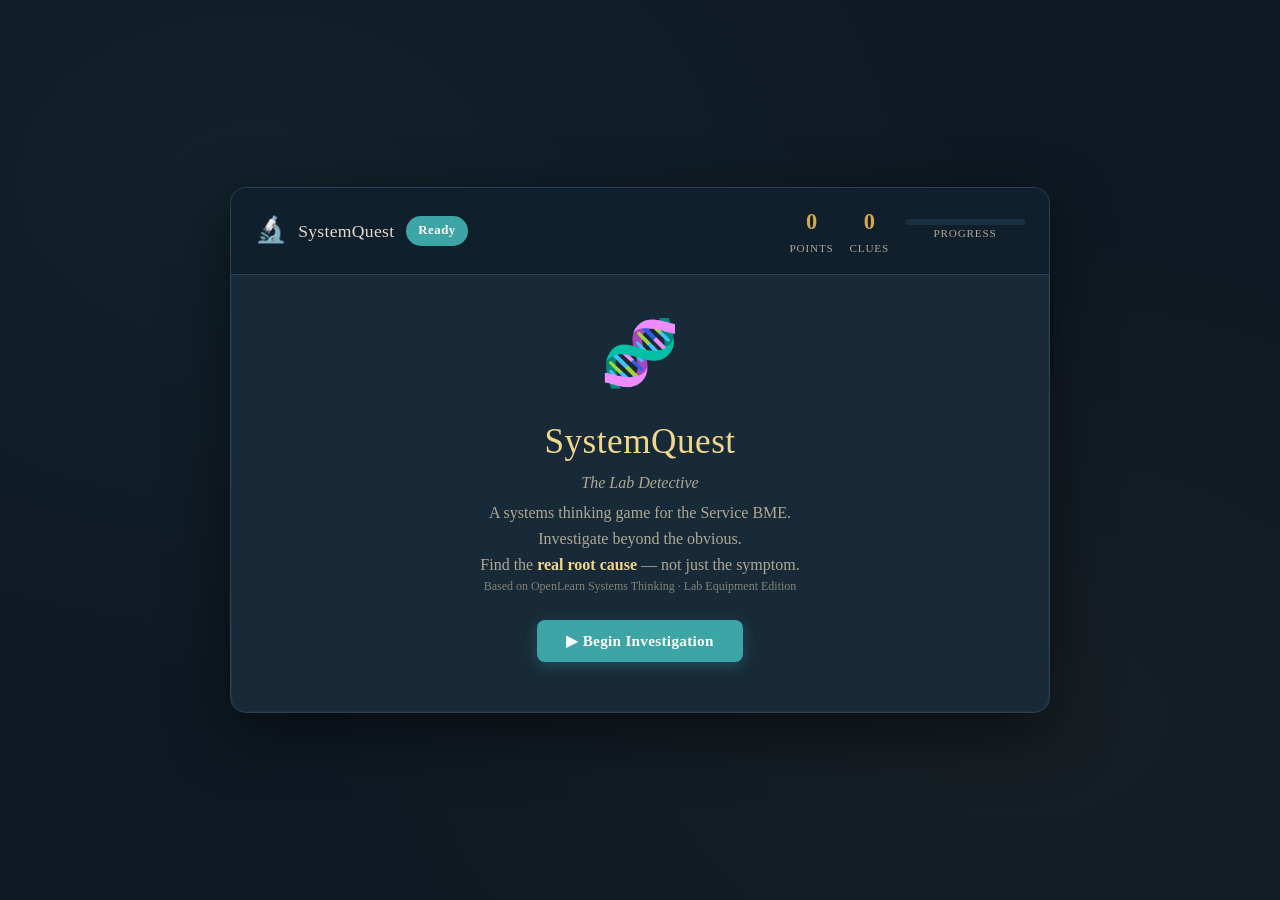
<file: systemquest/index.html>
<!DOCTYPE html>
<html lang="en">
<head>
    <meta charset="UTF-8">
    <meta name="viewport" content="width=device-width, initial-scale=1.0">
    <title>SystemQuest: The Lab Detective — A Systems Thinking Game</title>
    <style>
        :root {
            --bg: #0f1923;
            --panel: #182a38;
            --panel2: #1e3348;
            --gold: #d4a94e;
            --gold2: #c49b3c;
            --teal: #3da5a5;
            --teal2: #2d8a8a;
            --red: #c75b4a;
            --green: #5a9e6f;
            --text: #e0dcd0;
            --text2: #b0a894;
            --border: #2a4055;
            --highlight: #f0d78c;
            --badge-bg: #1a2f3f;
            --xp-bar: #3da5a5;
            --clue-card: #1b3042;
        }

        * {
            margin: 0;
            padding: 0;
            box-sizing: border-box;
        }

        body {
            font-family: 'Segoe UI', 'Georgia', 'Times New Roman', serif;
            background: var(--bg);
            color: var(--text);
            min-height: 100vh;
            display: flex;
            align-items: center;
            justify-content: center;
            padding: 1rem;
            line-height: 1.6;
            background-image:
                radial-gradient(ellipse at 20% 20%, rgba(61, 165, 165, 0.06) 0%, transparent 50%),
                radial-gradient(ellipse at 80% 80%, rgba(212, 169, 78, 0.04) 0%, transparent 50%);
        }

        .game-container {
            width: 100%;
            max-width: 820px;
            background: var(--panel);
            border-radius: 16px;
            border: 1px solid var(--border);
            box-shadow: 0 20px 60px rgba(0, 0, 0, 0.5), 0 0 0 1px rgba(255, 255, 255, 0.03) inset;
            overflow: hidden;
            position: relative;
        }

        /* Header / HUD */
        .hud {
            display: flex;
            align-items: center;
            justify-content: space-between;
            padding: 1rem 1.5rem;
            background: #101f2c;
            border-bottom: 1px solid var(--border);
            flex-wrap: wrap;
            gap: 0.8rem;
        }
        .hud .title-area {
            display: flex;
            align-items: center;
            gap: 0.7rem;
        }
        .hud .logo-icon {
            font-size: 1.6rem;
            color: var(--gold);
        }
        .hud h2 {
            font-size: 1.1rem;
            font-weight: 500;
            color: var(--text);
            letter-spacing: 0.3px;
        }
        .hud .level-badge {
            background: var(--teal);
            color: #fff;
            padding: 0.3rem 0.8rem;
            border-radius: 20px;
            font-size: 0.8rem;
            font-weight: 600;
            letter-spacing: 0.5px;
        }
        .score-display {
            display: flex;
            align-items: center;
            gap: 1rem;
        }
        .score-item {
            text-align: center;
        }
        .score-item .val {
            font-size: 1.4rem;
            font-weight: 700;
            color: var(--gold);
        }
        .score-item .lbl {
            font-size: 0.7rem;
            color: var(--text2);
            text-transform: uppercase;
            letter-spacing: 0.8px;
        }
        .xp-bar-outer {
            width: 120px;
            height: 6px;
            background: #1a3040;
            border-radius: 3px;
            overflow: hidden;
        }
        .xp-bar-inner {
            height: 100%;
            background: var(--xp-bar);
            border-radius: 3px;
            transition: width 0.5s ease;
        }

        /* Main content */
        .main-content {
            padding: 1.8rem 1.5rem;
            min-height: 420px;
            display: flex;
            flex-direction: column;
            gap: 1.2rem;
        }

        /* Screens */
        .screen {
            display: none;
            flex-direction: column;
            gap: 1.2rem;
        }
        .screen.active {
            display: flex;
        }

        /* Title Screen */
        .title-screen {
            text-align: center;
            align-items: center;
            justify-content: center;
            min-height: 380px;
        }
        .title-screen .game-icon {
            font-size: 4rem;
            margin-bottom: 0.5rem;
        }
        .title-screen h1 {
            font-size: 2.2rem;
            font-weight: 400;
            color: var(--highlight);
            letter-spacing: 0.5px;
        }
        .title-screen .subtitle {
            color: var(--text2);
            font-size: 1rem;
            margin-bottom: 0.3rem;
            font-style: italic;
        }
        .title-screen .powered-by {
            font-size: 0.75rem;
            color: var(--text2);
            opacity: 0.7;
            margin-bottom: 1.5rem;
        }

        /* Buttons */
        .btn {
            display: inline-block;
            padding: 0.75rem 1.8rem;
            border-radius: 8px;
            font-size: 0.95rem;
            font-weight: 600;
            cursor: pointer;
            border: none;
            letter-spacing: 0.3px;
            transition: all 0.2s ease;
            font-family: inherit;
            text-decoration: none;
            color: #fff;
        }
        .btn-primary {
            background: var(--teal);
            color: #fff;
            box-shadow: 0 4px 14px rgba(61, 165, 165, 0.3);
        }
        .btn-primary:hover {
            background: var(--teal2);
            transform: translateY(-2px);
            box-shadow: 0 6px 20px rgba(61, 165, 165, 0.45);
        }
        .btn-gold {
            background: var(--gold);
            color: #1a1a1a;
            box-shadow: 0 4px 14px rgba(212, 169, 78, 0.3);
        }
        .btn-gold:hover {
            background: #e0b955;
            transform: translateY(-2px);
        }
        .btn-outline {
            background: transparent;
            border: 2px solid var(--border);
            color: var(--text);
        }
        .btn-outline:hover {
            border-color: var(--teal);
            color: var(--teal);
        }
        .btn-small {
            padding: 0.4rem 1rem;
            font-size: 0.8rem;
            border-radius: 6px;
        }
        .btn:disabled {
            opacity: 0.4;
            cursor: not-allowed;
            pointer-events: none;
        }

        /* Scenario */
        .scenario-box {
            background: var(--panel2);
            border-left: 4px solid var(--teal);
            padding: 1.2rem 1.4rem;
            border-radius: 0 8px 8px 0;
            font-style: italic;
            color: #c8d6e0;
        }
        .scenario-box strong {
            color: var(--highlight);
            font-style: normal;
        }

        /* Investigation grid */
        .investigation-grid {
            display: grid;
            grid-template-columns: repeat(auto-fill, minmax(140px, 1fr));
            gap: 0.8rem;
        }
        .node-card {
            background: var(--badge-bg);
            border: 1px solid var(--border);
            border-radius: 10px;
            padding: 1rem 0.8rem;
            text-align: center;
            cursor: pointer;
            transition: all 0.25s ease;
            position: relative;
            user-select: none;
        }
        .node-card:hover {
            border-color: var(--teal);
            transform: translateY(-3px);
            box-shadow: 0 8px 22px rgba(0, 0, 0, 0.4);
            background: #1c374a;
        }
        .node-card.investigated {
            border-color: var(--green);
            background: #1a2f28;
            cursor: default;
        }
        .node-card.investigated:hover {
            border-color: var(--green);
            transform: none;
            box-shadow: none;
        }
        .node-card .node-icon {
            font-size: 2rem;
            margin-bottom: 0.3rem;
        }
        .node-card .node-label {
            font-size: 0.85rem;
            font-weight: 500;
            color: var(--text);
        }
        .node-card .check-mark {
            position: absolute;
            top: 8px;
            right: 10px;
            color: var(--green);
            font-size: 1rem;
        }
        .node-card .clue-count {
            font-size: 0.7rem;
            color: var(--teal);
            margin-top: 0.2rem;
        }

        /* Clues panel */
        .clues-panel {
            background: var(--clue-card);
            border-radius: 10px;
            padding: 1rem 1.3rem;
            border: 1px solid var(--border);
            max-height: 200px;
            overflow-y: auto;
        }
        .clues-panel h4 {
            color: var(--gold);
            margin-bottom: 0.6rem;
            font-weight: 500;
            font-size: 0.95rem;
        }
        .clue-item {
            padding: 0.4rem 0;
            border-bottom: 1px solid rgba(255, 255, 255, 0.05);
            font-size: 0.85rem;
            color: #bcc8d3;
        }
        .clue-item .clue-icon {
            margin-right: 0.4rem;
            color: var(--teal);
        }

        /* Diagnosis */
        .diagnosis-options {
            display: flex;
            flex-direction: column;
            gap: 0.6rem;
        }
        .diag-option {
            background: var(--badge-bg);
            border: 2px solid var(--border);
            border-radius: 8px;
            padding: 0.9rem 1.2rem;
            cursor: pointer;
            transition: all 0.2s ease;
            font-size: 0.9rem;
            color: var(--text);
            text-align: left;
        }
        .diag-option:hover {
            border-color: var(--gold);
            background: #1c3040;
        }
        .diag-option.selected {
            border-color: var(--gold);
            background: #1e2f30;
            box-shadow: 0 0 0 3px rgba(212, 169, 78, 0.15);
        }
        .diag-option.correct {
            border-color: var(--green) !important;
            background: #1a3028 !important;
        }
        .diag-option.wrong {
            border-color: var(--red) !important;
            background: #2f1f1c !important;
        }

        /* Feedback */
        .feedback-box {
            padding: 1.2rem;
            border-radius: 8px;
            text-align: center;
            font-weight: 500;
        }
        .feedback-box.correct {
            background: #1a3028;
            border: 1px solid var(--green);
            color: #8fd4a0;
        }
        .feedback-box.partial {
            background: #2f2a1a;
            border: 1px solid var(--gold);
            color: #f0d78c;
        }
        .feedback-box.wrong {
            background: #2f1f1c;
            border: 1px solid var(--red);
            color: #e89a8e;
        }

        /* Badge popup */
        .badge-popup {
            position: fixed;
            top: 20px;
            right: 20px;
            background: #1a2f28;
            border: 2px solid var(--gold);
            border-radius: 12px;
            padding: 1rem 1.5rem;
            z-index: 100;
            animation: slideIn 0.5s ease, fadeOut 0.5s ease 2.5s forwards;
            box-shadow: 0 12px 30px rgba(0, 0, 0, 0.6);
            display: flex;
            align-items: center;
            gap: 0.8rem;
            max-width: 340px;
        }
        @keyframes slideIn {
            from {
                transform: translateX(120%);
                opacity: 0;
            }
            to {
                transform: translateX(0);
                opacity: 1;
            }
        }
        @keyframes fadeOut {
            to {
                opacity: 0;
                transform: translateY(-10px);
            }
        }
        .badge-popup .badge-icon {
            font-size: 2.5rem;
        }
        .badge-popup .badge-info .badge-name {
            font-weight: 700;
            color: var(--gold);
        }
        .badge-popup .badge-info .badge-desc {
            font-size: 0.8rem;
            color: #bcc8d3;
        }

        /* Certificate */
        .certificate {
            background: #fdfaf3;
            color: #2b2b2b;
            padding: 2.5rem 2rem;
            border-radius: 6px;
            text-align: center;
            border: 8px double #b9975b;
            position: relative;
            font-family: 'Georgia', 'Times New Roman', serif;
        }
        .certificate .cert-seal {
            font-size: 4rem;
            color: #b9975b;
        }
        .certificate h2 {
            font-size: 1.8rem;
            color: #3b2e1e;
            font-weight: 400;
            margin: 0.5rem 0;
        }
        .certificate .cert-name {
            font-size: 1.4rem;
            font-weight: 700;
            color: #5e3a1c;
            margin: 0.8rem 0;
            border-bottom: 2px solid #b9975b;
            display: inline-block;
            padding-bottom: 0.3rem;
            min-width: 200px;
        }
        .certificate .cert-detail {
            font-size: 0.9rem;
            color: #5c4a2e;
            margin: 0.3rem 0;
        }
        .certificate .cert-badges {
            display: flex;
            flex-wrap: wrap;
            gap: 0.6rem;
            justify-content: center;
            margin: 1rem 0;
        }
        .cert-badge-item {
            background: #f3efe2;
            border: 1px solid #d4c8a8;
            padding: 0.4rem 0.9rem;
            border-radius: 20px;
            font-size: 0.8rem;
            color: #4a3f2f;
        }

        /* Toast */
        .toast {
            position: fixed;
            bottom: 30px;
            left: 50%;
            transform: translateX(-50%);
            background: #1a3028;
            border: 1px solid var(--green);
            color: #8fd4a0;
            padding: 0.7rem 1.5rem;
            border-radius: 25px;
            font-weight: 500;
            z-index: 100;
            animation: toastIn 0.4s ease, toastOut 0.4s ease 1.8s forwards;
            font-size: 0.9rem;
        }
        @keyframes toastIn {
            from {
                opacity: 0;
                transform: translateX(-50%) translateY(20px);
            }
            to {
                opacity: 1;
                transform: translateX(-50%) translateY(0);
            }
        }
        @keyframes toastOut {
            to {
                opacity: 0;
                transform: translateX(-50%) translateY(-10px);
            }
        }

        .progress-dots {
            display: flex;
            gap: 0.5rem;
            justify-content: center;
        }
        .progress-dot {
            width: 12px;
            height: 12px;
            border-radius: 50%;
            background: var(--border);
            transition: all 0.3s ease;
        }
        .progress-dot.done {
            background: var(--green);
        }
        .progress-dot.current {
            background: var(--gold);
            box-shadow: 0 0 10px var(--gold);
        }

        .text-center {
            text-align: center;
        }
        .mt-1 {
            margin-top: 0.6rem;
        }
        .mt-2 {
            margin-top: 1.2rem;
        }
        .gap-1 {
            gap: 1rem;
        }

        @media (max-width: 600px) {
            .hud {
                flex-direction: column;
                align-items: flex-start;
            }
            .investigation-grid {
                grid-template-columns: repeat(2, 1fr);
            }
            .title-screen h1 {
                font-size: 1.6rem;
            }
            .certificate {
                padding: 1.5rem 1rem;
            }
        }
    </style>
</head>
<body>

    <div id="badge-popup-host"></div>
    <div id="toast-host"></div>

    <div class="game-container" id="gameContainer">
        <!-- HUD -->
        <div class="hud">
            <div class="title-area">
                <span class="logo-icon">🔬</span>
                <h2>SystemQuest</h2>
                <span class="level-badge" id="levelBadge">Level 1/5</span>
            </div>
            <div class="score-display">
                <div class="score-item">
                    <div class="val" id="scoreDisplay">0</div>
                    <div class="lbl">Points</div>
                </div>
                <div class="score-item">
                    <div class="val" id="cluesDisplay">0</div>
                    <div class="lbl">Clues</div>
                </div>
                <div class="score-item">
                    <div class="xp-bar-outer">
                        <div class="xp-bar-inner" id="xpBar" style="width:0%"></div>
                    </div>
                    <div class="lbl">Progress</div>
                </div>
            </div>
        </div>

        <!-- MAIN CONTENT -->
        <div class="main-content" id="mainContent">
            <!-- Screen: Title -->
            <div class="screen active" id="screen-title">
                <div class="title-screen">
                    <div class="game-icon">🧬</div>
                    <h1>SystemQuest</h1>
                    <p class="subtitle">The Lab Detective</p>
                    <p style="color:#b0a894; max-width:500px; margin:0 auto;">
                        A systems thinking game for the Service BME.<br>
                        Investigate beyond the obvious.<br>
                        Find the <strong style="color:#f0d78c;">real root cause</strong> — not just the symptom.
                    </p>
                    <p class="powered-by">Based on OpenLearn Systems Thinking · Lab Equipment Edition</p>
                    <div>
                        <button class="btn btn-primary" onclick="startGame()">▶ Begin Investigation</button>
                    </div>
                </div>
            </div>

            <!-- Screen: Intro -->
            <div class="screen" id="screen-intro">
                <h3 style="color:#f0d78c;">🧠 What Is Systems Thinking?</h3>
                <p>In a lab, nothing exists in isolation. The chemistry analyzer is connected to the water system, the reagents, the training of the operator, the temperature of the room, and even the cleaning products used nearby.</p>
                <p><strong style="color:#3da5a5;">Systems thinking</strong> means zooming out. Instead of asking <em>"Which component failed?"</em> you ask <em>"What changed in the whole system that made this component fail?"</em></p>
                <div class="scenario-box">
                    <strong>Your Mission:</strong> You'll investigate 5 lab scenarios. Each has an obvious suspect — and a hidden systemic cause. Click nodes to gather clues. Then make your diagnosis. The more clues you collect before diagnosing, the more points you earn.
                </div>
                <div class="text-center mt-2">
                    <button class="btn btn-primary" onclick="goToLevel(1)">🔍 Start Level 1</button>
                </div>
            </div>

            <!-- Screen: Level -->
            <div class="screen" id="screen-level">
                <div class="progress-dots" id="progressDots"></div>
                <h3 style="color:#f0d78c;" id="levelTitle"></h3>
                <div class="scenario-box" id="scenarioBox"></div>
                <p style="color:#b0a894; font-size:0.9rem; margin-top:-0.5rem;">🔎 Click each node to investigate. Gather clues before diagnosing.</p>
                <div class="investigation-grid" id="investigationGrid"></div>
                <div class="clues-panel" id="cluesPanel">
                    <h4>📋 Clues Collected</h4>
                    <div id="cluesList"><em style="color:#6a7a85;">No clues yet. Start investigating!</em></div>
                </div>
                <div>
                    <p style="color:#b0a894; font-size:0.85rem; margin-bottom:0.5rem;">🎯 <strong>Make Your Diagnosis:</strong></p>
                    <div class="diagnosis-options" id="diagnosisOptions"></div>
                </div>
                <div id="levelFeedback"></div>
                <div class="text-center mt-1" id="levelActionBtn"></div>
            </div>

            <!-- Screen: Level Complete -->
            <div class="screen" id="screen-level-complete">
                <div class="text-center">
                    <div style="font-size:3rem;" id="completeEmoji">✅</div>
                    <h3 style="color:#f0d78c;" id="completeTitle"></h3>
                    <p id="completeMsg"></p>
                    <div id="completeBadge" style="margin:1rem 0;"></div>
                    <p style="color:#b0a894;">Points earned this level: <strong style="color:#d4a94e;" id="completePoints"></strong></p>
                    <button class="btn btn-primary" id="completeNextBtn" onclick="nextLevel()">Next Level ▶</button>
                </div>
            </div>

            <!-- Screen: Certificate -->
            <div class="screen" id="screen-certificate">
                <div class="certificate">
                    <div class="cert-seal">🏅</div>
                    <h2>Certificate of Completion</h2>
                    <p style="color:#5c4a2e;">This certifies that</p>
                    <div class="cert-name" id="certName">Service BME Professional</div>
                    <p style="color:#5c4a2e;">has successfully completed</p>
                    <p style="font-size:1.2rem; font-weight:600; color:#3b2e1e;">SystemQuest: The Lab Detective</p>
                    <p class="cert-detail">A Systems Thinking Training for Biomedical Equipment Engineers</p>
                    <p class="cert-detail">Total Score: <strong id="certScore">0</strong> points</p>
                    <p class="cert-detail">Badges Earned:</p>
                    <div class="cert-badges" id="certBadges"></div>
                    <p class="cert-detail" style="margin-top:1rem;">Based on OpenLearn Systems Thinking principles</p>
                    <p class="cert-detail">📍 Qatar · Lab Equipment Specialist</p>
                    <p style="font-size:0.75rem; color:#8b7a5e; margin-top:1rem;">
                        <em>"The machine lives in a world. When it suffers, sometimes the world is sick, not the machine."</em>
                    </p>
                </div>
                <div class="text-center mt-2">
                    <button class="btn btn-gold" onclick="restartGame()">🔄 Play Again</button>
                    <button class="btn btn-outline" onclick="window.print()" style="margin-left:0.5rem;">🖨️ Print Certificate</button>
                </div>
            </div>
        </div>
    </div>

    <script>
        // ==================== GAME STATE ====================
        const state = {
            currentLevel: 0,
            totalScore: 0,
            totalClues: 0,
            levelClues: [],
            levelDiagnosed: false,
            badges: [],
            playerName: 'Service BME Professional',
            levelsCompleted: [],
            levelScores: [],
        };

        // ==================== LEVEL DATA ====================
        const levels = [{
            id: 1,
            title: 'Level 1: The False Suspect',
            icon: '🩸',
            concept: 'Boundaries — Where does the system end?',
            scenario: `<strong>Scenario:</strong> A hematology analyzer in a busy Doha lab has been giving inconsistent WBC differential counts for 4 days. The lab manager is convinced the flow cell or electronics are failing and wants a board replacement. But is the machine really the problem?`,
            nodes: [
                { id: 'machine', icon: '🖥️', label: 'Analyzer Hardware',
                    clues: [
                        'Flow cell signal is noisy intermittently — but only during certain sample batches.',
                        'All electronic self-tests pass. No hardware errors logged.',
                        'The problem started exactly 4 days ago — the same day a new reagent lot was introduced.',
                    ], },
                { id: 'reagents', icon: '🧪', label: 'Reagents & Consumables',
                    clues: [
                        'New reagent lot #KX-7821 was put into use 4 days ago.',
                        'The new lot has a slightly higher viscosity specification (noted in fine print on the package insert).',
                        'The previous lot #KX-7819 had standard viscosity and never caused issues.',
                    ], },
                { id: 'procedure', icon: '📋', label: 'Lab Procedures',
                    clues: [
                        'The cleaning protocol between reagent lot changes was not updated for 3 years.',
                        'No one checked if the nozzle cleaning cycle needed adjustment for the new viscosity.',
                        'The SOP simply says "replace reagent and run QC" — with no step for verifying sheath fluid stability after a lot change.',
                    ], },
                { id: 'people', icon: '👩‍🔬', label: 'Lab Staff',
                    clues: [
                        'A new technician started 5 days ago, but the senior tech confirms all sample prep is correct.',
                        'Staff noticed the problem but assumed it was "just the machine acting up again."',
                        'No one reported the coincidence of the reagent lot change and the start of the issue.',
                    ], },
                { id: 'environment', icon: '🌡️', label: 'Environment',
                    clues: [
                        'Temperature logs are stable at 22°C ± 0.5°C. Humidity within spec.',
                        'No power fluctuations recorded by the UPS.',
                        'No unusual vibrations or equipment changes nearby.',
                    ], },
            ],
            diagnosisOptions: [
                { id: 'd1', text: 'The flow cell electronics are intermittently failing — replace the board.',
                    correct: false },
                { id: 'd2', text: 'The new reagent lot has different viscosity; the cleaning protocol was never adjusted, causing a partially clogged nozzle.',
                    correct: true },
                { id: 'd3', text: 'The new technician is preparing samples incorrectly.',
                    correct: false },
                { id: 'd4', text: 'The lab temperature is causing signal drift.',
                    correct: false },
            ],
            lesson: 'The machine was fine. The true root cause was a <strong>protocol gap</strong> — the system boundary extended beyond the analyzer to include reagents and procedures. Fixing the SOP cost nothing and prevented recurrence.',
            badge: { name: 'Boundary Breaker', icon: '🔭', desc: 'Looked beyond the machine to find the real system boundary.' },
        }, {
            id: 2,
            title: 'Level 2: Vibrations Across Boundaries',
            icon: '⚡',
            concept: 'Interconnectedness — Equipment does not exist in isolation.',
            scenario: `<strong>Scenario:</strong> A chemistry analyzer's optical calibration has been drifting every 2–3 days. The lab has recalibrated it 5 times this week. Meanwhile, QC results for some tests are also failing unpredictably. Two problems — or one?`,
            nodes: [
                { id: 'analyzer', icon: '🖥️', label: 'Chemistry Analyzer',
                    clues: [
                        'The optical alignment drifts by about 0.3mm every 2–3 days.',
                        'The analyzer passes all internal diagnostics.',
                        'The drift pattern is irregular — sometimes worse, sometimes better.',
                    ], },
                { id: 'centrifuge', icon: '🌀', label: 'Nearby Centrifuge',
                    clues: [
                        'A new high-speed centrifuge was installed on the same bench 10 days ago.',
                        'The centrifuge runs at 15,000 RPM and vibrates the entire bench during spin cycles.',
                        'No vibration dampening pads were installed — the bench is directly on the floor.',
                    ], },
                { id: 'bench', icon: '🔩', label: 'Lab Bench & Layout',
                    clues: [
                        'The analyzer and centrifuge share the same 3-meter bench, only 1.2 meters apart.',
                        'When the centrifuge runs at full speed, a glass of water placed on the bench shows visible ripples.',
                        'The bench is old and not designed for vibration-sensitive optical instruments.',
                    ], },
                { id: 'qc', icon: '📊', label: 'QC Records',
                    clues: [
                        'QC failures occur more frequently during the centrifuge\'s peak usage hours (morning batch processing).',
                        'Tests requiring precise optical measurements are the ones failing QC.',
                        'QC passes consistently on weekends when the centrifuge is used less.',
                    ], },
                { id: 'power', icon: '🔌', label: 'Power & Electrical',
                    clues: [
                        'Power quality is excellent. UPS reports no anomalies.',
                        'Both instruments are on separate circuits — no electrical interference.',
                        'Grounding is within spec.',
                    ], },
            ],
            diagnosisOptions: [
                { id: 'd1', text: 'The chemistry analyzer needs a new optical assembly — it\'s a hardware fault.',
                    correct: false },
                { id: 'd2', text: 'The QC materials are expired or contaminated.',
                    correct: false },
                { id: 'd3',
                    text: 'Vibration from the newly installed centrifuge — on the same bench without dampening — is causing the analyzer\'s optical alignment to drift.',
                    correct: true },
                { id: 'd4', text: 'Power surges are affecting both instruments simultaneously.',
                    correct: false },
            ],
            lesson: 'Two seemingly unrelated problems shared one root cause: <strong>physical interconnection</strong>. The centrifuge and analyzer were never meant to share a bench. Relocating one and adding vibration dampening solved both issues permanently.',
            badge: { name: 'Connection Mapper', icon: '🔗', desc: 'Discovered hidden physical connections between equipment.' },
        }, {
            id: 3,
            title: 'Level 3: The Temperature Loop',
            icon: '🌡️',
            concept: 'Feedback Loops — How systems amplify or dampen change.',
            scenario: `<strong>Scenario:</strong> It's July in Doha. Multiple lab instruments — a blood gas analyzer, an immunoassay platform, and a coagulation analyzer — all show calibration drift during afternoon hours. By morning, they're fine again. What's happening?`,
            nodes: [
                { id: 'instruments', icon: '🖥️', label: 'Affected Instruments',
                    clues: [
                        'All three instruments drift between 2 PM and 6 PM — the hottest part of the day.',
                        'Each instrument\'s internal temperature sensor confirms ambient temperature swings of ±3°C during those hours.',
                        'The drift disappears by 8 PM and stays stable through the night and morning.',
                    ], },
                { id: 'ac', icon: '❄️', label: 'AC & HVAC System',
                    clues: [
                        'The lab\'s AC system is designed for a smaller space — the lab was expanded last year without upgrading cooling.',
                        'During peak heat (2–6 PM), the AC compressor runs continuously, then cycles off when the setpoint is reached.',
                        'This creates a sawtooth temperature pattern: overcool → cycle off → warm up → overcool again.',
                    ], },
                { id: 'window', icon: '🪟', label: 'Lab Windows & Sun',
                    clues: [
                        'Two large windows face west — direct afternoon sun hits the lab from 3 PM onward.',
                        'The instruments are positioned near these windows.',
                        'Window blinds were removed 3 months ago during renovation and never replaced.',
                    ], },
                { id: 'logs', icon: '📈', label: 'Temperature Logs',
                    clues: [
                        'The lab\'s central temperature monitor shows a repeating 90-minute cycle of 21°C → 24.5°C → 21°C during afternoons.',
                        'This pattern is absent in winter months.',
                        'No one had correlated the temperature cycles with the instrument drift because the logs were reviewed monthly, not in real time.',
                    ], },
                { id: 'maintenance', icon: '🔧', label: 'Maintenance Records',
                    clues: [
                        'The AC filters were last changed 8 months ago — they\'re overdue.',
                        'A preventive maintenance request for the AC was submitted but deprioritized.',
                        'No environmental monitoring alert system is in place.',
                    ], },
            ],
            diagnosisOptions: [
                { id: 'd1', text: 'All three instruments need recalibration — it\'s a routine maintenance issue.',
                    correct: false },
                { id: 'd2',
                    text: 'The AC system is undersized for the expanded lab; combined with direct afternoon sun and missing blinds, it creates a temperature feedback loop that causes instrument drift.',
                    correct: true },
                { id: 'd3', text: 'The instruments are simply old and need replacement.',
                    correct: false },
                { id: 'd4', text: 'Power quality degrades in the afternoon due to grid load.',
                    correct: false },
            ],
            lesson: 'This is a classic <strong>feedback loop</strong>: outside heat → AC overworks → overcools → cycles off → temperature rises → AC kicks in again. The instruments respond to this environmental oscillation. The fix involved blinds, AC maintenance, and relocating instruments away from windows.',
            badge: { name: 'Loop Detective', icon: '🔄', desc: 'Identified and broke a destructive feedback loop.' },
        }, {
            id: 4,
            title: 'Level 4: The Invisible Culprit',
            icon: '🕵️',
            concept: 'Unexpected Actors — The system includes things you don\'t see.',
            scenario: `<strong>Scenario:</strong> Over 3 weeks, three different instruments in a lab have developed intermittent electrical faults: a chemistry analyzer with random resets, a hematology analyzer with occasional sensor errors, and a centrifuge that sometimes fails to start. Different brands, different ages — same lab.`,
            nodes: [
                { id: 'instruments2', icon: '🖥️', label: 'Affected Instruments',
                    clues: [
                        'All three instruments show signs of minor corrosion on their external connector pins.',
                        'The faults are intermittent and unpredictable — no clear pattern.',
                        'Each instrument has a different service history and age; simultaneous failure is statistically unlikely.',
                    ], },
                { id: 'cleaning', icon: '🧹', label: 'Cleaning Products',
                    clues: [
                        'A new cleaning contractor started 4 weeks ago.',
                        'They use a different disinfectant than the previous contractor — a stronger, chlorine-based formula.',
                        'The new disinfectant is being sprayed on surfaces near the instruments, including on connector panels.',
                    ], },
                { id: 'ventilation', icon: '💨', label: 'Ventilation & Airflow',
                    clues: [
                        'The lab\'s ventilation system does not fully extract cleaning vapors — they linger for hours.',
                        'Corrosion on connectors is consistent with chlorine exposure.',
                        'Instruments in a different section of the lab (farther from where cleaning is done) are unaffected.',
                    ], },
                { id: 'staff2', icon: '👥', label: 'Lab & Cleaning Staff',
                    clues: [
                        'Lab staff noticed a "stronger smell" after cleaning but didn\'t think it was relevant to the instrument issues.',
                        'The cleaning staff were not trained on which areas to avoid spraying near sensitive equipment.',
                        'No one connected the timing of the new contractor with the start of the electrical faults.',
                    ], },
                { id: 'inventory', icon: '📦', label: 'Supply Inventory',
                    clues: [
                        'The new disinfectant was procured without consulting the lab manager about compatibility.',
                        'The MSDS for the product warns against use near "sensitive electronic equipment" — but this was overlooked.',
                        'The previous disinfectant was alcohol-based and evaporated quickly without residue.',
                    ], },
            ],
            diagnosisOptions: [
                { id: 'd1', text: 'All three instruments coincidentally developed electrical faults at the same time.',
                    correct: false },
                { id: 'd2', text: 'Power quality issues are damaging the instruments.',
                    correct: false },
                { id: 'd3',
                    text: 'A new chlorine-based disinfectant, used by a new cleaning contractor near the instruments, is causing corrosive vapors that damage connectors and cause intermittent electrical faults.',
                    correct: true },
                { id: 'd4', text: 'The instruments are simply old and reaching end-of-life simultaneously.',
                    correct: false },
            ],
            lesson: 'The system includes <strong>people and processes you may never see</strong> — like cleaning contractors and procurement decisions. The fix: switch back to alcohol-based disinfectant, train cleaning staff, and improve ventilation. Total cost: near zero.',
            badge: { name: 'Hidden Link Finder', icon: '👁️', desc: 'Found the invisible connection others missed.' },
        }, {
            id: 5,
            title: 'Level 5: The Master Systems Diagnosis',
            icon: '🏆',
            concept: 'Synthesis — Bringing it all together.',
            scenario: `<strong>Scenario:</strong> A large hospital lab reports 5 seemingly unrelated issues over 2 weeks: (1) immunoassay QC failures, (2) a chemistry analyzer with random pressure errors, (3) a centrifuge that vibrates more than usual, (4) staff complaining of headaches, and (5) increased humidity readings on all environmental monitors. Can you find the single systemic root cause?`,
            nodes: [
                { id: 'water', icon: '💧', label: 'Water Purification',
                    clues: [
                        'The central water purification system\'s output pressure has dropped 20% in the last 2 weeks.',
                        'Water quality (resistivity) is still within spec — but barely.',
                        'The system hasn\'t had its scheduled 6-month maintenance due to budget delays.',
                    ], },
                { id: 'humidity', icon: '💦', label: 'Humidity & Environment',
                    clues: [
                        'Humidity in the lab has risen from 45% to 62% over 2 weeks.',
                        'A small leak was found in the water purification system\'s drain line — it\'s dripping onto the floor behind the unit.',
                        'The increased humidity correlates perfectly with the timing of all other issues.',
                    ], },
                { id: 'immunoassay', icon: '🧬', label: 'Immunoassay Platform',
                    clues: [
                        'QC failures are occurring on humidity-sensitive assays.',
                        'The instrument\'s internal desiccant pack is saturated faster than expected.',
                        'When the lab runs a dehumidifier temporarily, QC passes.',
                    ], },
                { id: 'chemistry2', icon: '⚗️', label: 'Chemistry Analyzer',
                    clues: [
                        'Pressure errors occur when the internal pneumatic system draws in humid air.',
                        'The errors are more frequent on humid days.',
                        'There is no internal humidity compensation in this older model.',
                    ], },
                { id: 'centrifuge2', icon: '🌀', label: 'Centrifuge',
                    clues: [
                        'The centrifuge\'s motor bearings show early signs of corrosion.',
                        'Excess humidity is accelerating wear on unprotected metal components.',
                        'Vibration increases as bearing surfaces degrade.',
                    ], },
                { id: 'staff3', icon: '😣', label: 'Staff Complaints',
                    clues: [
                        'Staff headaches coincide with the humidity increase — possibly mold or mildew starting in the damp area behind the water system.',
                        'The lab smells "musty" according to 3 different staff members.',
                        'No other obvious source of the odor exists.',
                    ], },
            ],
            diagnosisOptions: [
                { id: 'd1', text: 'All 5 issues are coincidental and should be addressed individually.',
                    correct: false },
                { id: 'd2',
                    text: 'A leaking water purification drain line has raised lab humidity, causing a cascade: QC failures (humidity-sensitive assays), pressure errors (humid air in pneumatics), centrifuge bearing corrosion, and staff discomfort from mold/mildew.',
                    correct: true },
                { id: 'd3', text: 'The instruments are all failing due to age — the lab needs a full equipment refresh.',
                    correct: false },
                { id: 'd4', text: 'The AC system has failed, causing temperature and humidity issues.',
                    correct: false },
            ],
            lesson: '<strong>One small leak</strong> — a $5 drain line — triggered a cascade across the entire lab system. This is the essence of systems thinking: a tiny change in one part of the system can ripple through everything else. Fix the leak, service the water system, run a dehumidifier, and all 5 problems disappear.',
            badge: { name: 'Master Systems Thinker', icon: '🏅', desc: 'Synthesized multiple symptoms into one root cause.' },
        }, ];

        // ==================== FUNCTIONS ====================
        function showScreen(screenId) {
            document.querySelectorAll('.screen').forEach(s => s.classList.remove('active'));
            const target = document.getElementById('screen-' + screenId);
            if (target) target.classList.add('active');
        }

        function updateHUD() {
            document.getElementById('scoreDisplay').textContent = state.totalScore;
            document.getElementById('cluesDisplay').textContent = state.totalClues;
            const totalLevels = levels.length;
            const completed = state.levelsCompleted.length;
            const xpPercent = Math.round((completed / totalLevels) * 100);
            document.getElementById('xpBar').style.width = xpPercent + '%';
            document.getElementById('levelBadge').textContent =
                state.currentLevel > 0 ? `Level ${state.currentLevel}/${totalLevels}` : 'Ready';
        }

        function showToast(msg) {
            const host = document.getElementById('toast-host');
            const toast = document.createElement('div');
            toast.className = 'toast';
            toast.textContent = msg;
            host.appendChild(toast);
            setTimeout(() => toast.remove(), 2500);
        }

        function showBadge(name, icon, desc) {
            if (state.badges.find(b => b.name === name)) return;
            state.badges.push({ name, icon, desc });
            const host = document.getElementById('badge-popup-host');
            const popup = document.createElement('div');
            popup.className = 'badge-popup';
            popup.innerHTML = `
            <div class="badge-icon">${icon}</div>
            <div class="badge-info">
              <div class="badge-name">🏆 Badge Earned: ${name}</div>
              <div class="badge-desc">${desc}</div>
            </div>`;
            host.appendChild(popup);
            setTimeout(() => popup.remove(), 3200);
        }

        function startGame() {
            state.currentLevel = 0;
            state.totalScore = 0;
            state.totalClues = 0;
            state.levelClues = [];
            state.levelDiagnosed = false;
            state.badges = [];
            state.levelsCompleted = [];
            state.levelScores = [];
            updateHUD();
            showScreen('intro');
        }

        function goToLevel(levelNum) {
            state.currentLevel = levelNum;
            state.levelClues = [];
            state.levelDiagnosed = false;
            const levelData = levels[levelNum - 1];
            document.getElementById('levelTitle').innerHTML =
                `${levelData.icon} ${levelData.title} <br><small style="color:#3da5a5; font-size:0.8rem;">Concept: ${levelData.concept}</small>`;
            document.getElementById('scenarioBox').innerHTML = levelData.scenario;

            // Build investigation grid
            const grid = document.getElementById('investigationGrid');
            grid.innerHTML = levelData.nodes.map(n => `
            <div class="node-card" id="node-${n.id}" onclick="investigateNode('${n.id}')">
              <div class="node-icon">${n.icon}</div>
              <div class="node-label">${n.label}</div>
              <div class="clue-count" id="clue-count-${n.id}"></div>
            </div>`).join('');

            // Build diagnosis options
            const diagDiv = document.getElementById('diagnosisOptions');
            diagDiv.innerHTML = levelData.diagnosisOptions.map((d, i) => `
            <div class="diag-option" id="diag-${d.id}" onclick="selectDiagnosis('${d.id}')">
              <strong>${String.fromCharCode(65 + i)}.</strong> ${d.text}
            </div>`).join('');

            // Clear clues
            document.getElementById('cluesList').innerHTML = '<em style="color:#6a7a85;">No clues yet. Start investigating!</em>';
            document.getElementById('levelFeedback').innerHTML = '';
            document.getElementById('levelActionBtn').innerHTML = '';

            // Update progress dots
            updateProgressDots();
            updateHUD();
            showScreen('level');

            // Scroll to top of content
            document.getElementById('mainContent').scrollIntoView({ behavior: 'smooth' });
        }

        function updateProgressDots() {
            const dotsDiv = document.getElementById('progressDots');
            let html = '';
            for (let i = 1; i <= levels.length; i++) {
                let cls = 'progress-dot';
                if (state.levelsCompleted.includes(i)) cls += ' done';
                if (i === state.currentLevel && !state.levelsCompleted.includes(i)) cls += ' current';
                html += `<div class="${cls}"></div>`;
            }
            dotsDiv.innerHTML = html;
        }

        function investigateNode(nodeId) {
            if (state.levelDiagnosed) return;
            const levelData = levels[state.currentLevel - 1];
            const node = levelData.nodes.find(n => n.id === nodeId);
            if (!node) return;

            const cardEl = document.getElementById('node-' + nodeId);
            if (cardEl.classList.contains('investigated')) return;

            // Mark as investigated
            cardEl.classList.add('investigated');
            cardEl.innerHTML += '<span class="check-mark">✓</span>';

            // Add clues
            const newClues = node.clues.filter(c => !state.levelClues.includes(c));
            state.levelClues.push(...newClues);
            state.totalClues += newClues.length;

            // Update clues panel
            const cluesList = document.getElementById('cluesList');
            if (state.levelClues.length === 0) {
                cluesList.innerHTML = '<em style="color:#6a7a85;">No clues yet. Start investigating!</em>';
            } else {
                cluesList.innerHTML = state.levelClues.map(c =>
                    `<div class="clue-item"><span class="clue-icon">🔎</span>${c}</div>`
                ).join('');
            }

            // Update clue count on node
            const countEl = document.getElementById('clue-count-' + nodeId);
            if (countEl) countEl.textContent = `${newClues.length} clue${newClues.length > 1 ? 's' : ''} found`;

            updateHUD();
            showToast(`🔎 ${newClues.length} clue${newClues.length > 1 ? 's' : ''} found in ${node.label}!`);
        }

        function selectDiagnosis(diagId) {
            if (state.levelDiagnosed) return;
            const levelData = levels[state.currentLevel - 1];
            const diag = levelData.diagnosisOptions.find(d => d.id === diagId);
            if (!diag) return;

            state.levelDiagnosed = true;
            state.levelsCompleted.push(state.currentLevel);

            // Highlight all diagnosis options
            document.querySelectorAll('.diag-option').forEach(el => {
                el.style.pointerEvents = 'none';
                if (el.id === 'diag-' + diagId) {
                    el.classList.add(diag.correct ? 'correct' : 'wrong');
                }
            });

            // Calculate score
            const totalPossibleClues = levelData.nodes.reduce((sum, n) => sum + n.clues.length, 0);
            const clueRatio = state.levelClues.length / Math.max(totalPossibleClues, 1);
            let levelScore = 0;
            let feedbackHTML = '';

            if (diag.correct) {
                levelScore = Math.round(200 + (clueRatio * 300));
                const bonusPoints = clueRatio >= 0.8 ? 100 : (clueRatio >= 0.5 ? 50 : 0);
                levelScore += bonusPoints;
                state.totalScore += levelScore;
                state.levelScores.push(levelScore);

                feedbackHTML = `
              <div class="feedback-box correct">
                <strong>✅ Correct Diagnosis!</strong><br>
                ${levelData.lesson}<br><br>
                <small>Clues collected: ${state.levelClues.length}/${totalPossibleClues} · 
                ${bonusPoints > 0 ? 'Thorough investigation bonus: +' + bonusPoints + ' pts! · ' : ''}
                Level Score: ${levelScore} points</small>
              </div>`;
                showBadge(levelData.badge.name, levelData.badge.icon, levelData.badge.desc);
            } else {
                levelScore = Math.round(50 + (clueRatio * 100));
                state.totalScore += levelScore;
                state.levelScores.push(levelScore);
                feedbackHTML = `
              <div class="feedback-box wrong">
                <strong>❌ Not quite.</strong><br>
                The correct answer was: <em>"${levelData.diagnosisOptions.find(d => d.correct).text}"</em><br>
                ${levelData.lesson}<br><br>
                <small>Partial credit for investigation: ${levelScore} points</small>
              </div>`;
            }

            document.getElementById('levelFeedback').innerHTML = feedbackHTML;

            // Show next button
            const isLastLevel = state.currentLevel >= levels.length;
            document.getElementById('levelActionBtn').innerHTML = isLastLevel ?
                '<button class="btn btn-gold" onclick="showCertificate()">🏆 View Certificate</button>' :
                '<button class="btn btn-primary" onclick="nextLevel()">Next Level ▶</button>';

            updateHUD();
            updateProgressDots();

            // Mark all nodes
            levelData.nodes.forEach(n => {
                const cardEl = document.getElementById('node-' + n.id);
                if (cardEl && !cardEl.classList.contains('investigated')) {
                    cardEl.classList.add('investigated');
                    cardEl.innerHTML += '<span class="check-mark" style="opacity:0.4;">—</span>';
                }
            });
        }

        function nextLevel() {
            const next = state.currentLevel + 1;
            if (next > levels.length) {
                showCertificate();
            } else {
                goToLevel(next);
            }
        }

        function showCertificate() {
            state.currentLevel = levels.length;
            updateHUD();
            updateProgressDots();
            document.getElementById('certName').textContent = state.playerName || 'Service BME Professional';
            document.getElementById('certScore').textContent = state.totalScore;
            const badgesDiv = document.getElementById('certBadges');
            if (state.badges.length === 0) {
                badgesDiv.innerHTML = '<span style="color:#8b7a5e;">Complete levels to earn badges</span>';
            } else {
                badgesDiv.innerHTML = state.badges.map(b =>
                    `<span class="cert-badge-item">${b.icon} ${b.name}</span>`
                ).join('');
            }
            showScreen('certificate');
            document.getElementById('mainContent').scrollIntoView({ behavior: 'smooth' });
            if (state.badges.length >= 3) {
                showBadge('Completion Champion', '🌟', 'Earned 3+ badges across all levels!');
            }
        }

        function restartGame() {
            state.currentLevel = 0;
            state.totalScore = 0;
            state.totalClues = 0;
            state.levelClues = [];
            state.levelDiagnosed = false;
            state.badges = [];
            state.levelsCompleted = [];
            state.levelScores = [];
            updateHUD();
            updateProgressDots();
            showScreen('title');
            document.getElementById('mainContent').scrollIntoView({ behavior: 'smooth' });
        }

        // Initialize
        updateHUD();
        updateProgressDots();
    </script>
</body>
</html>
</file>
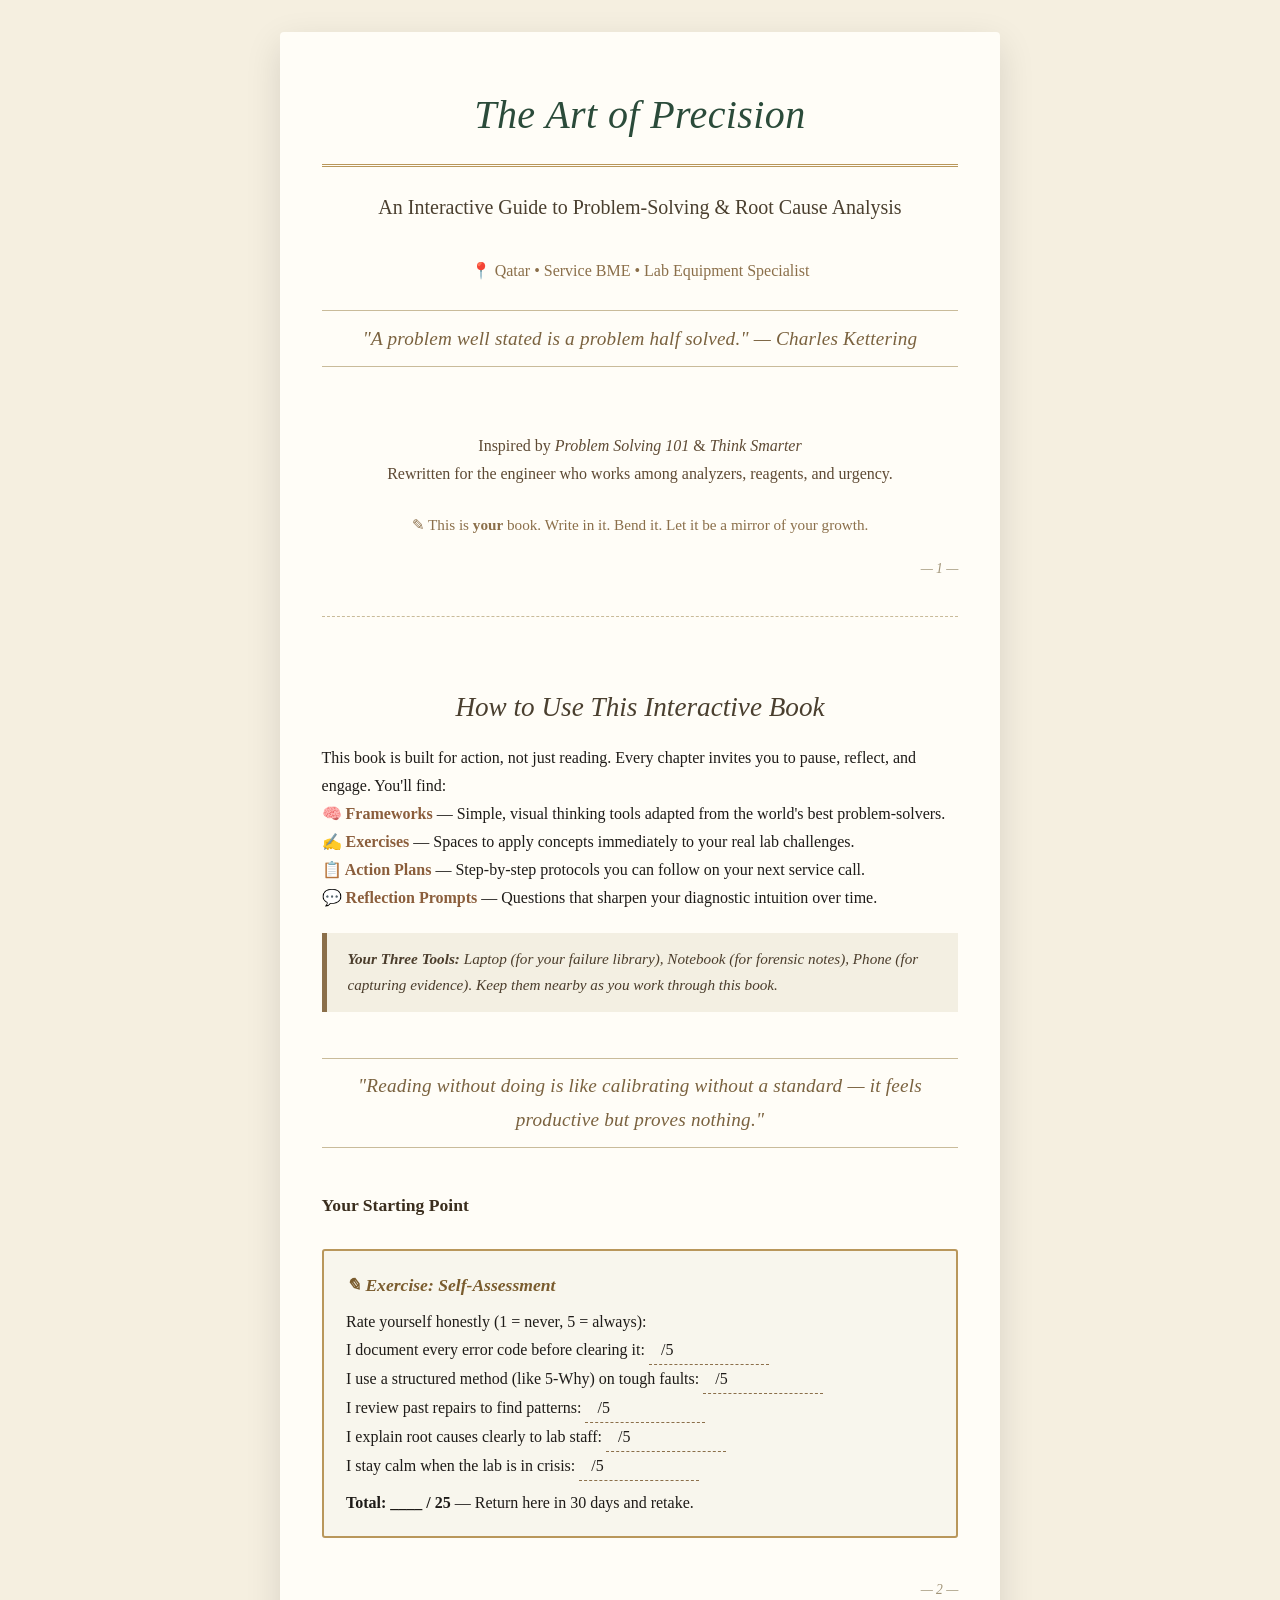
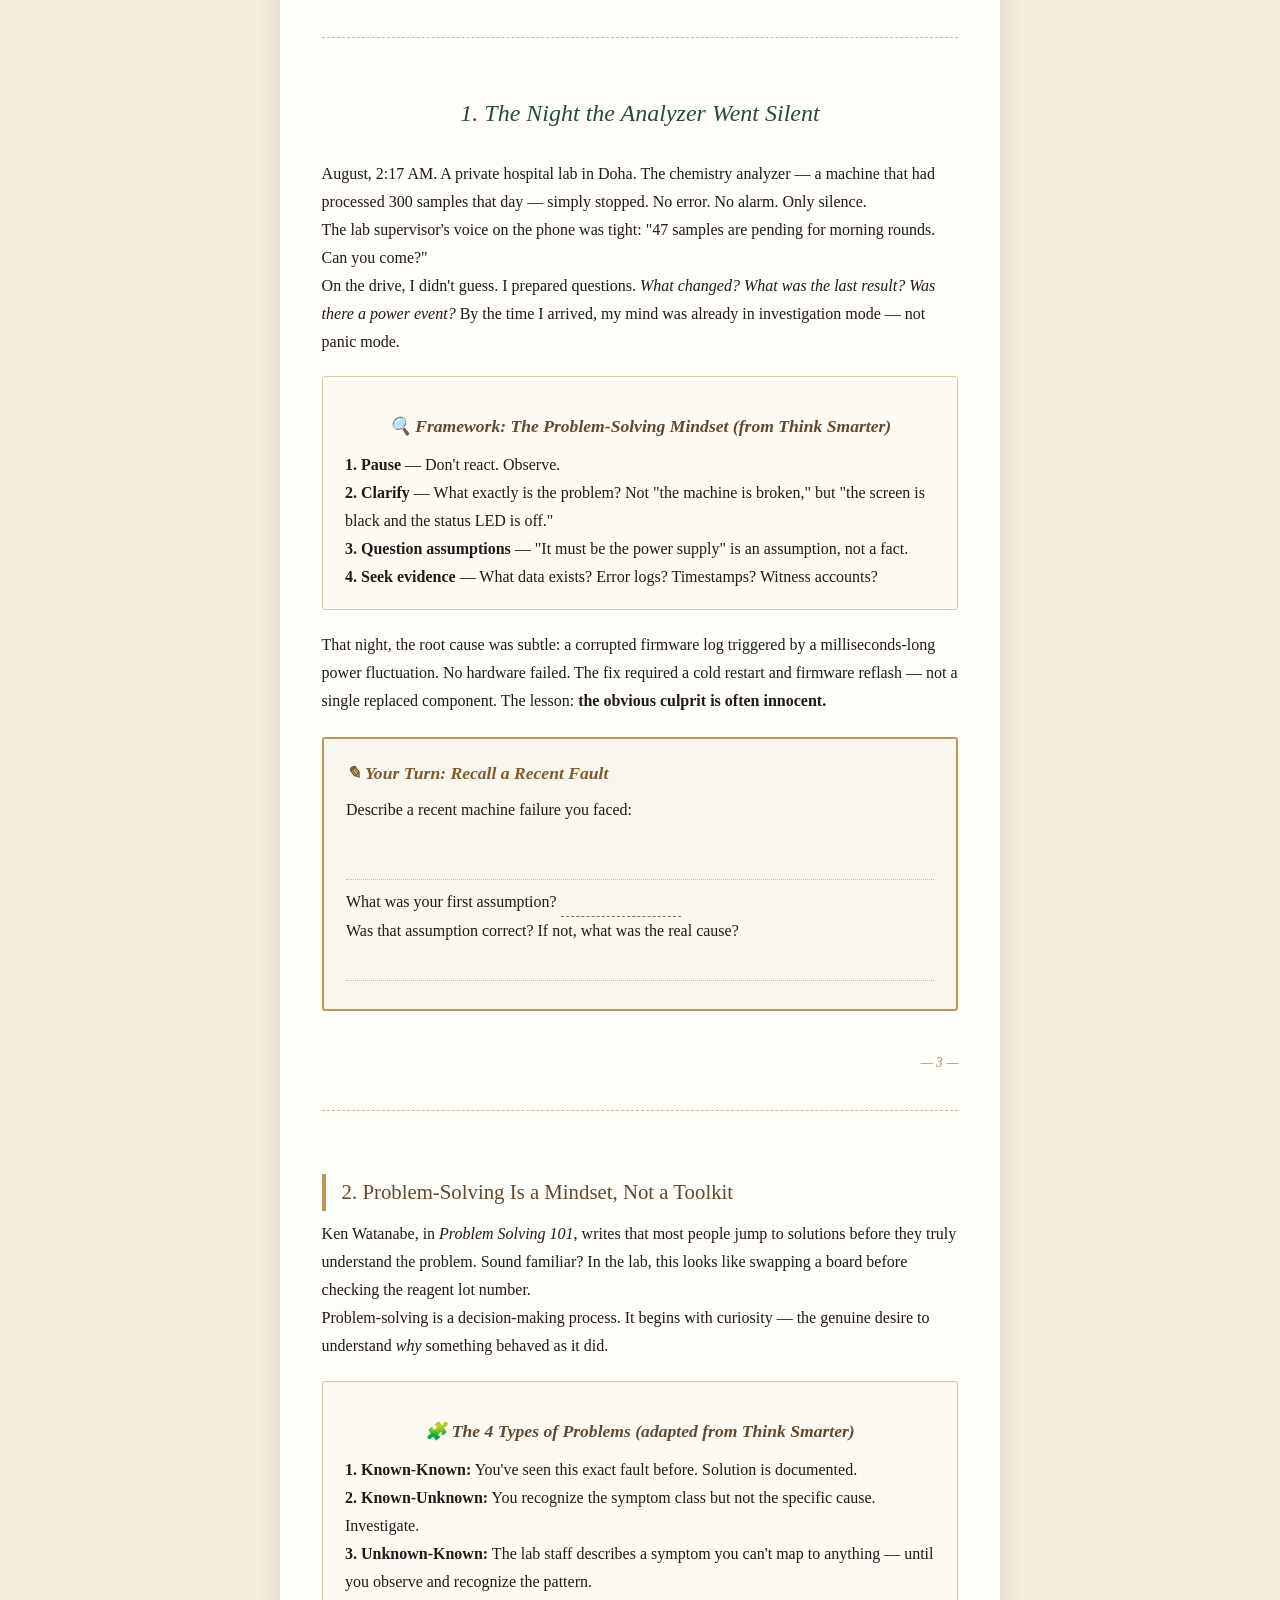
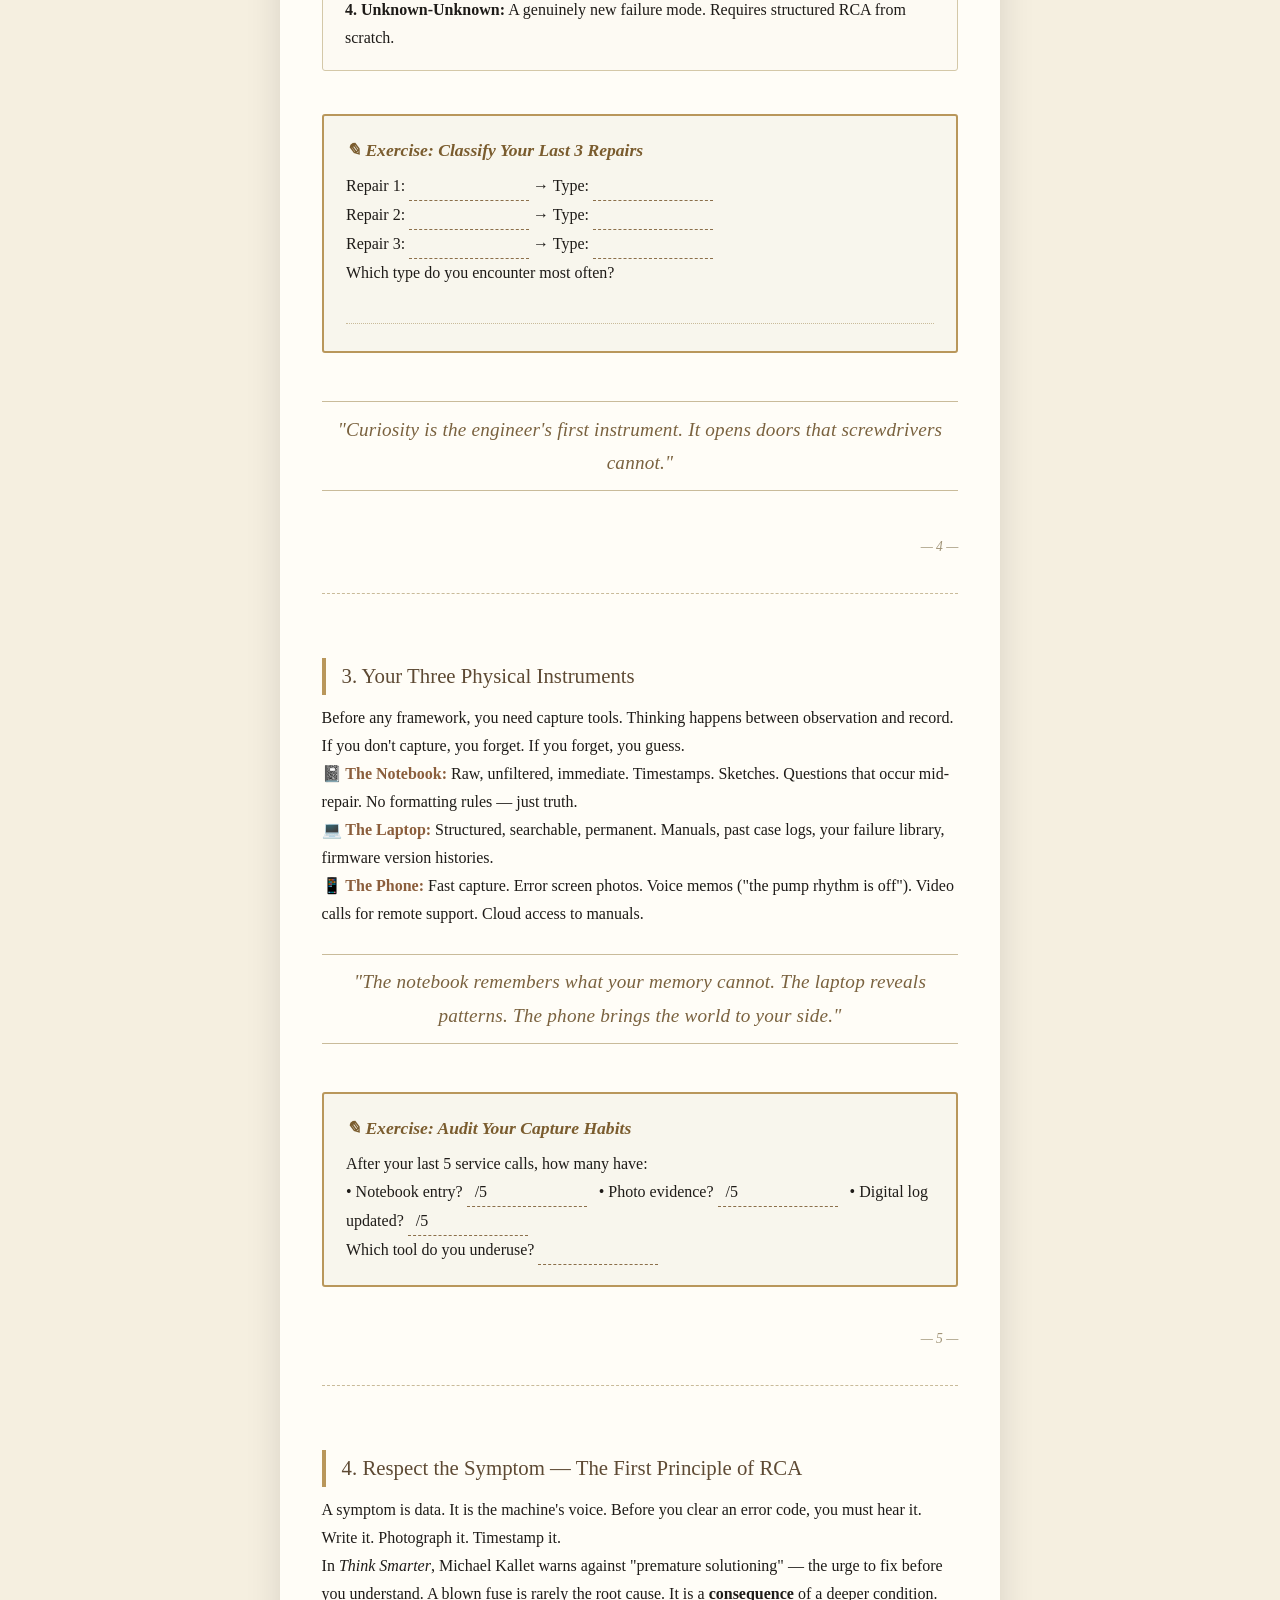
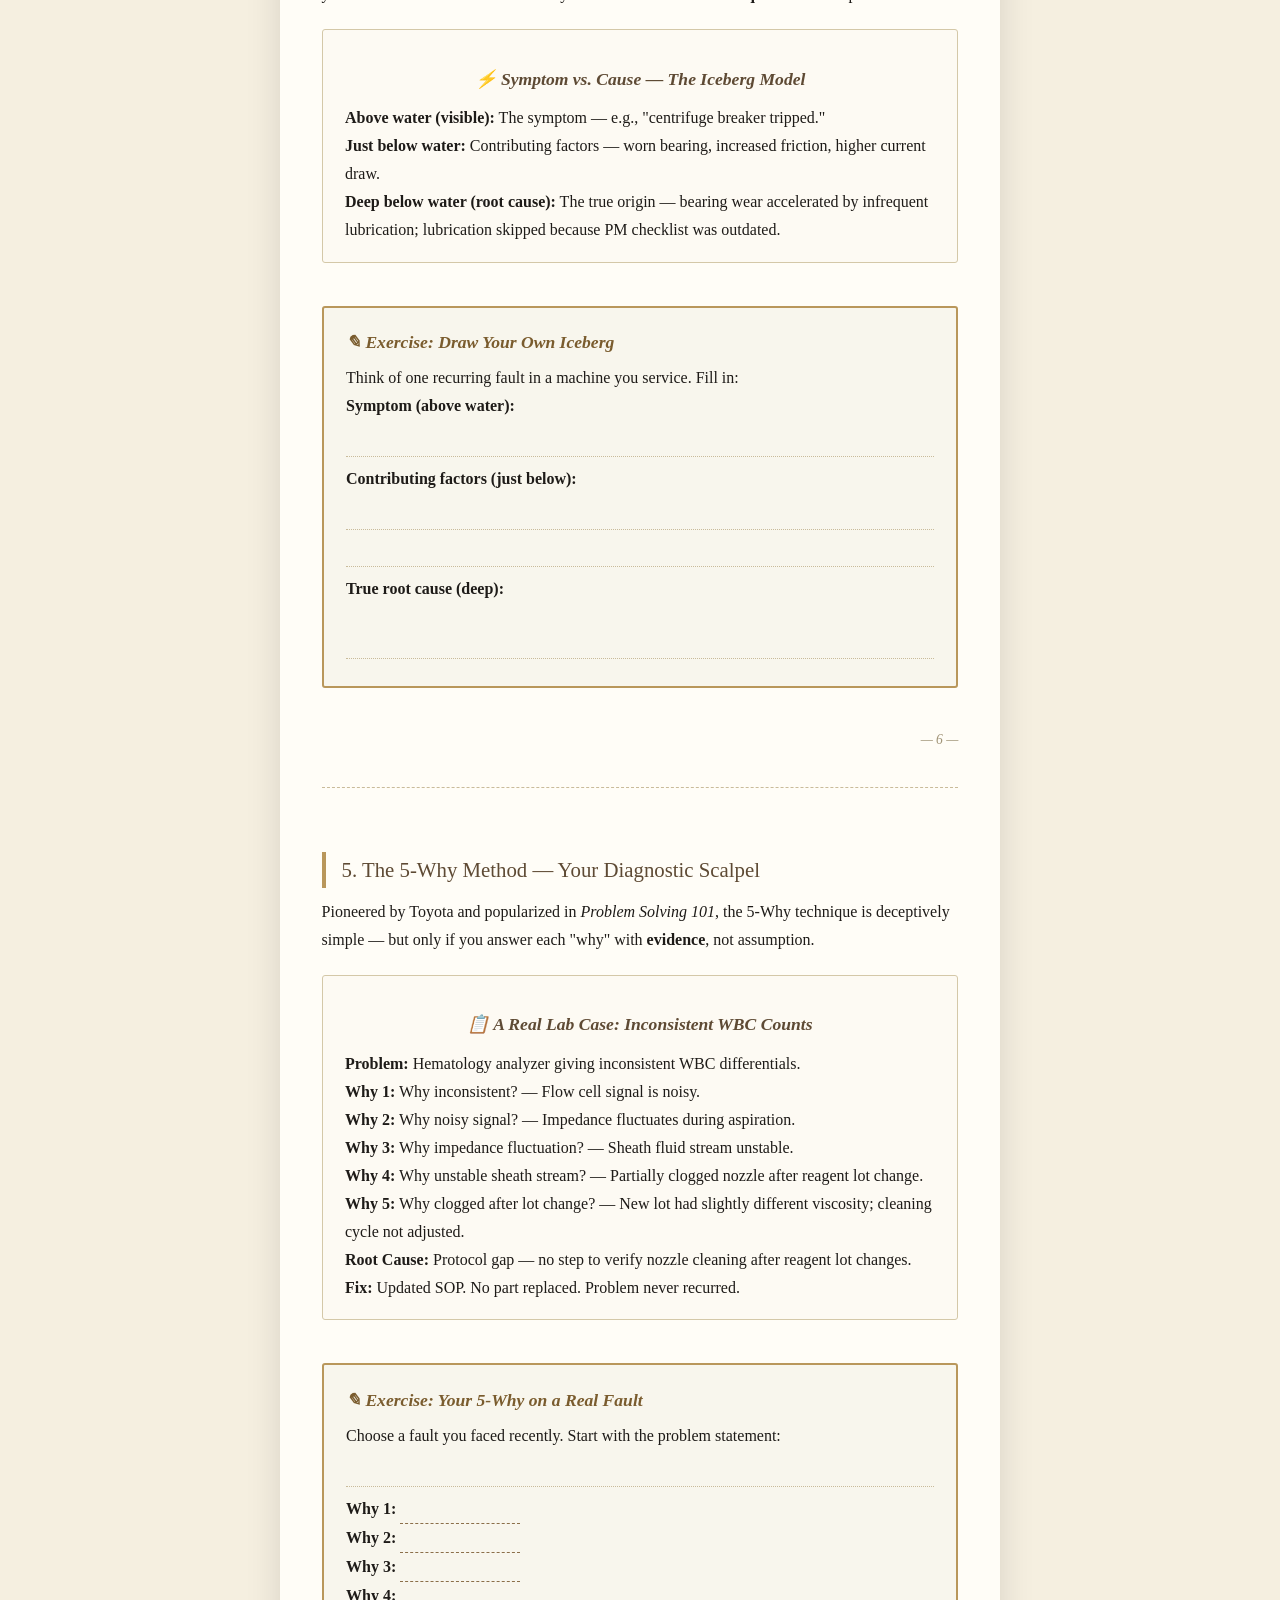
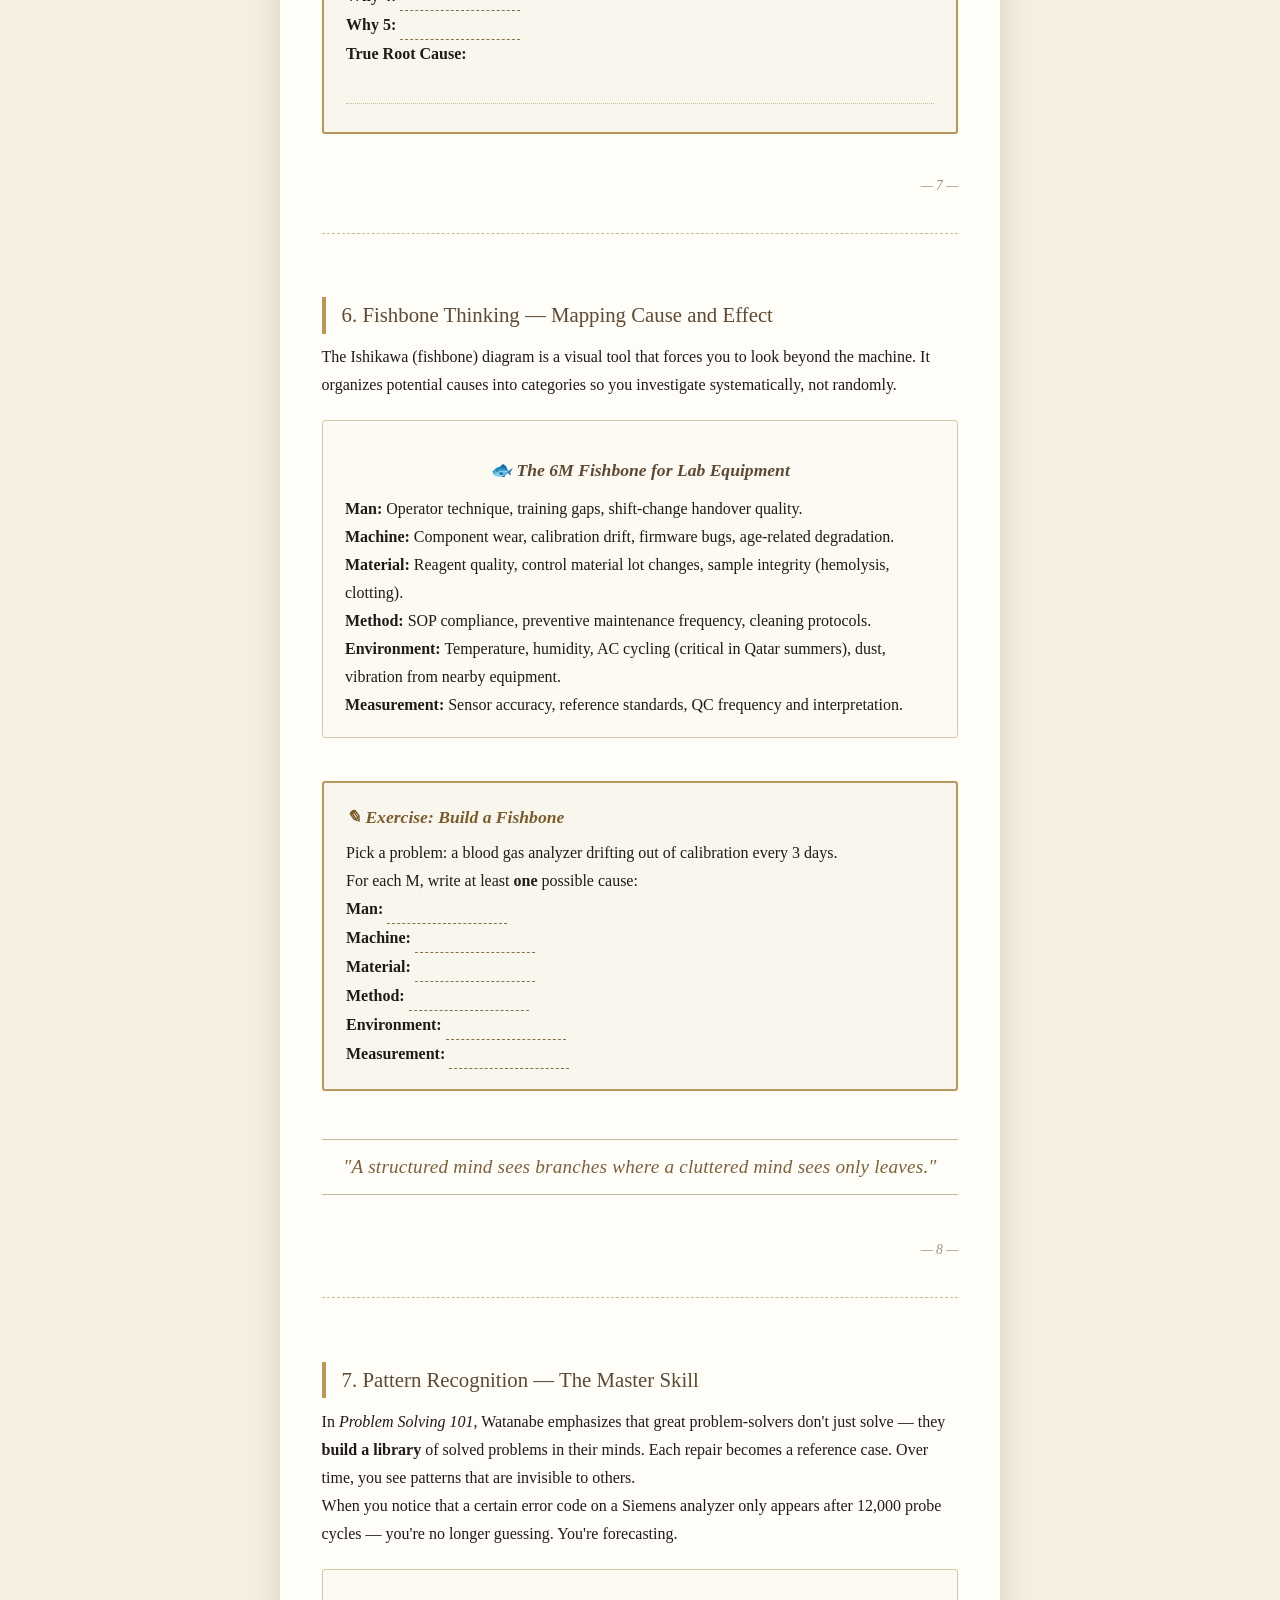
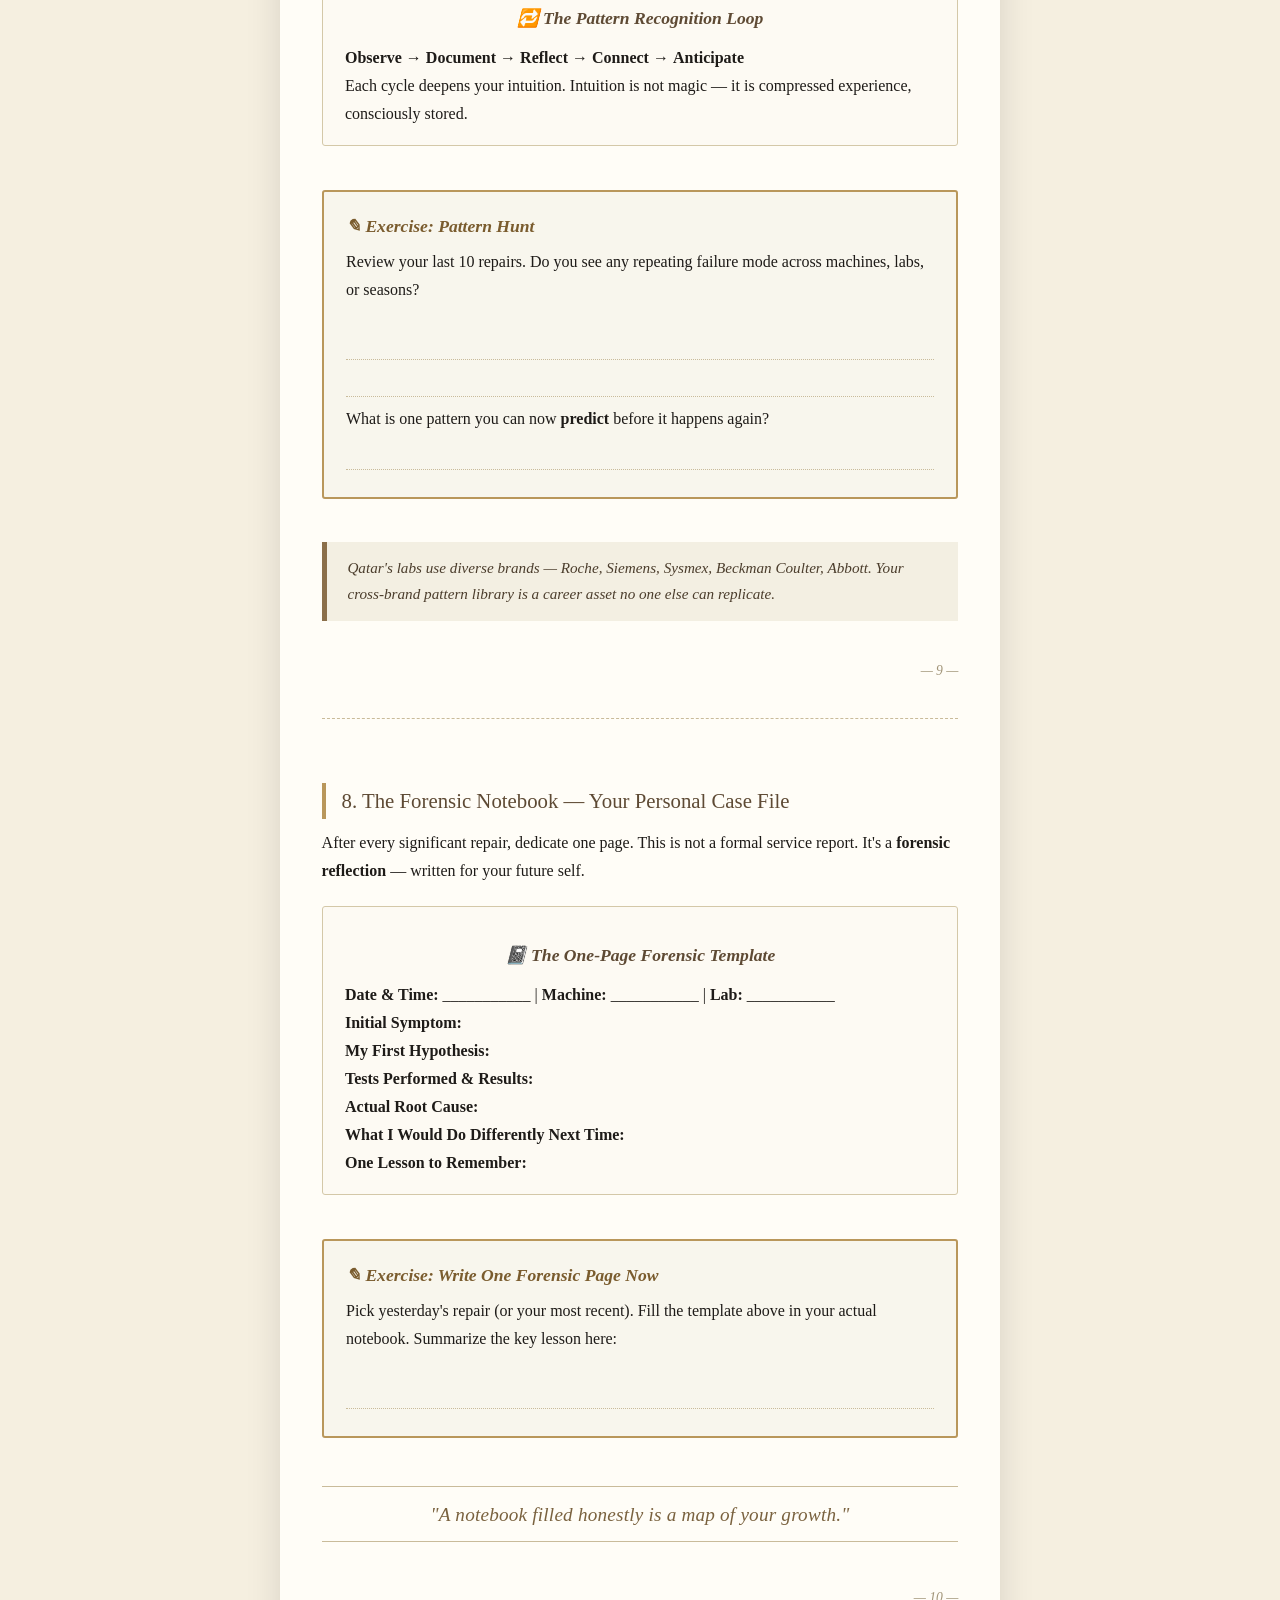
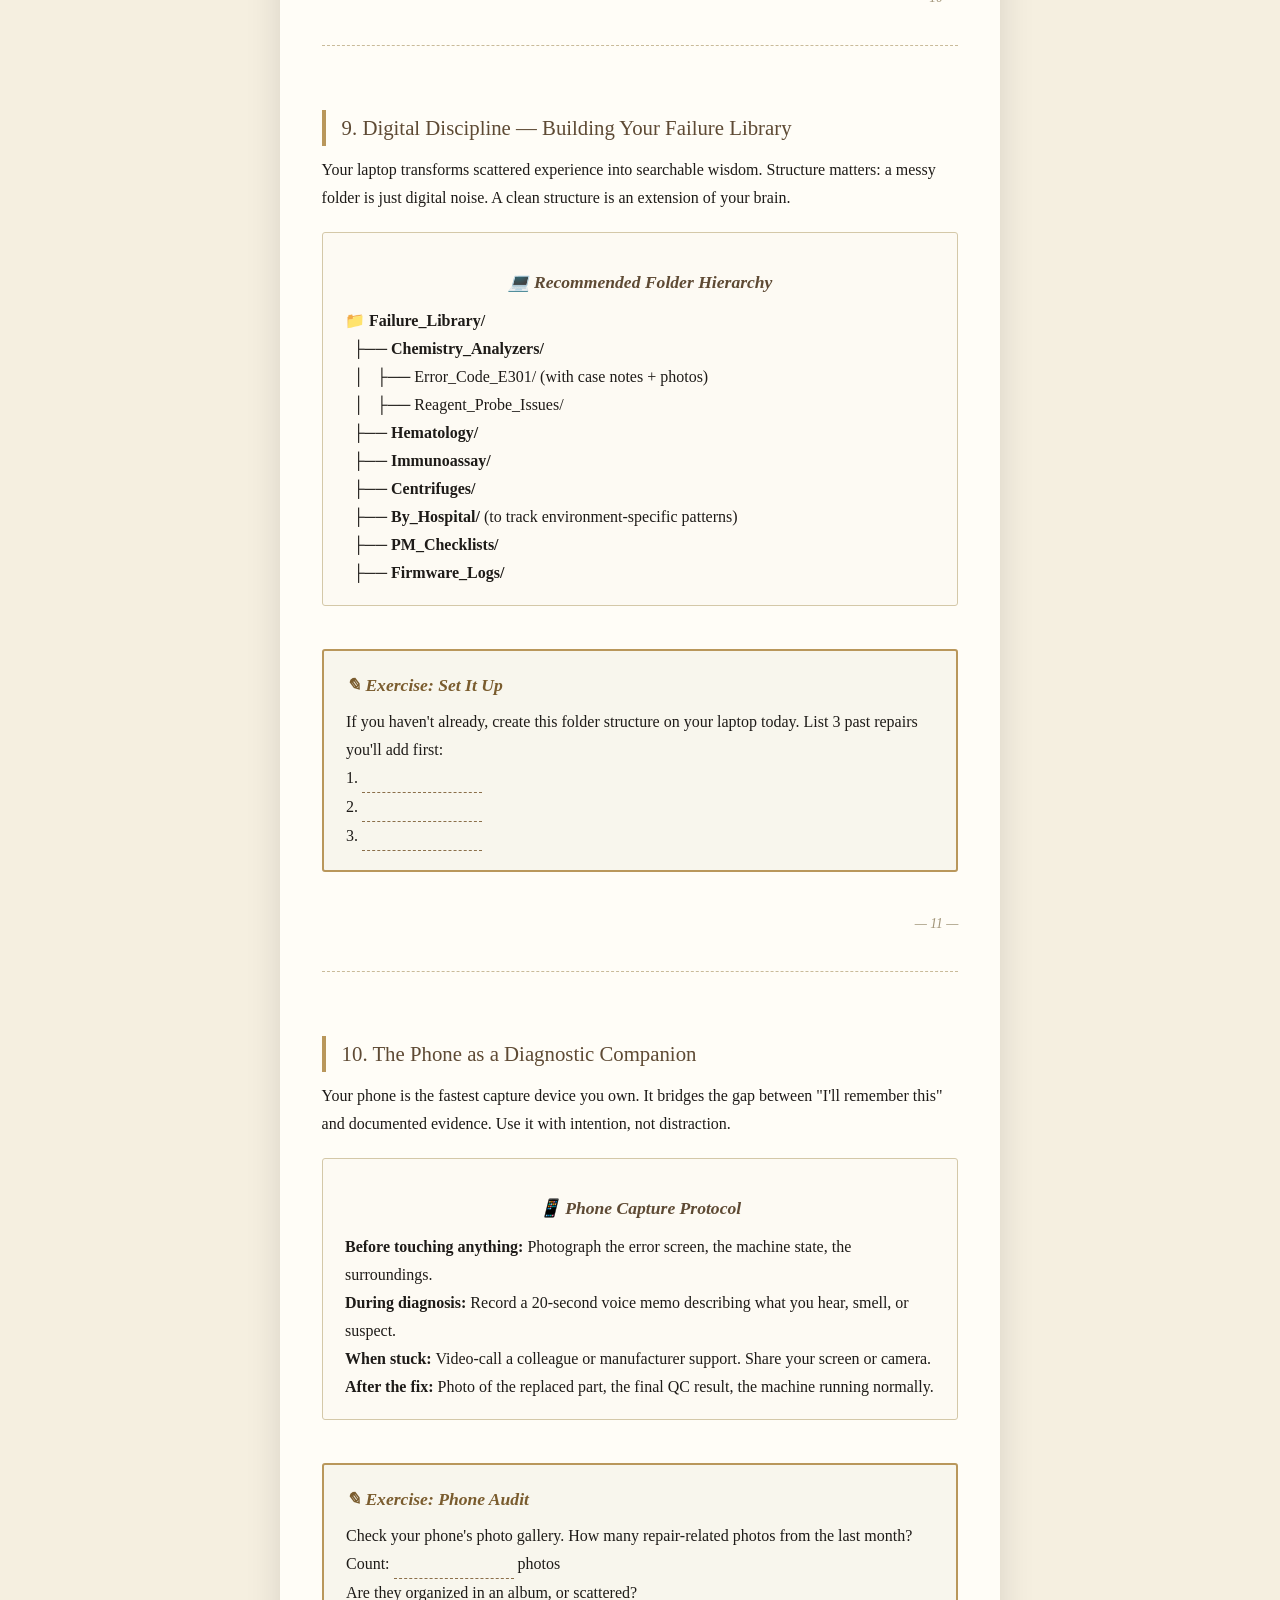
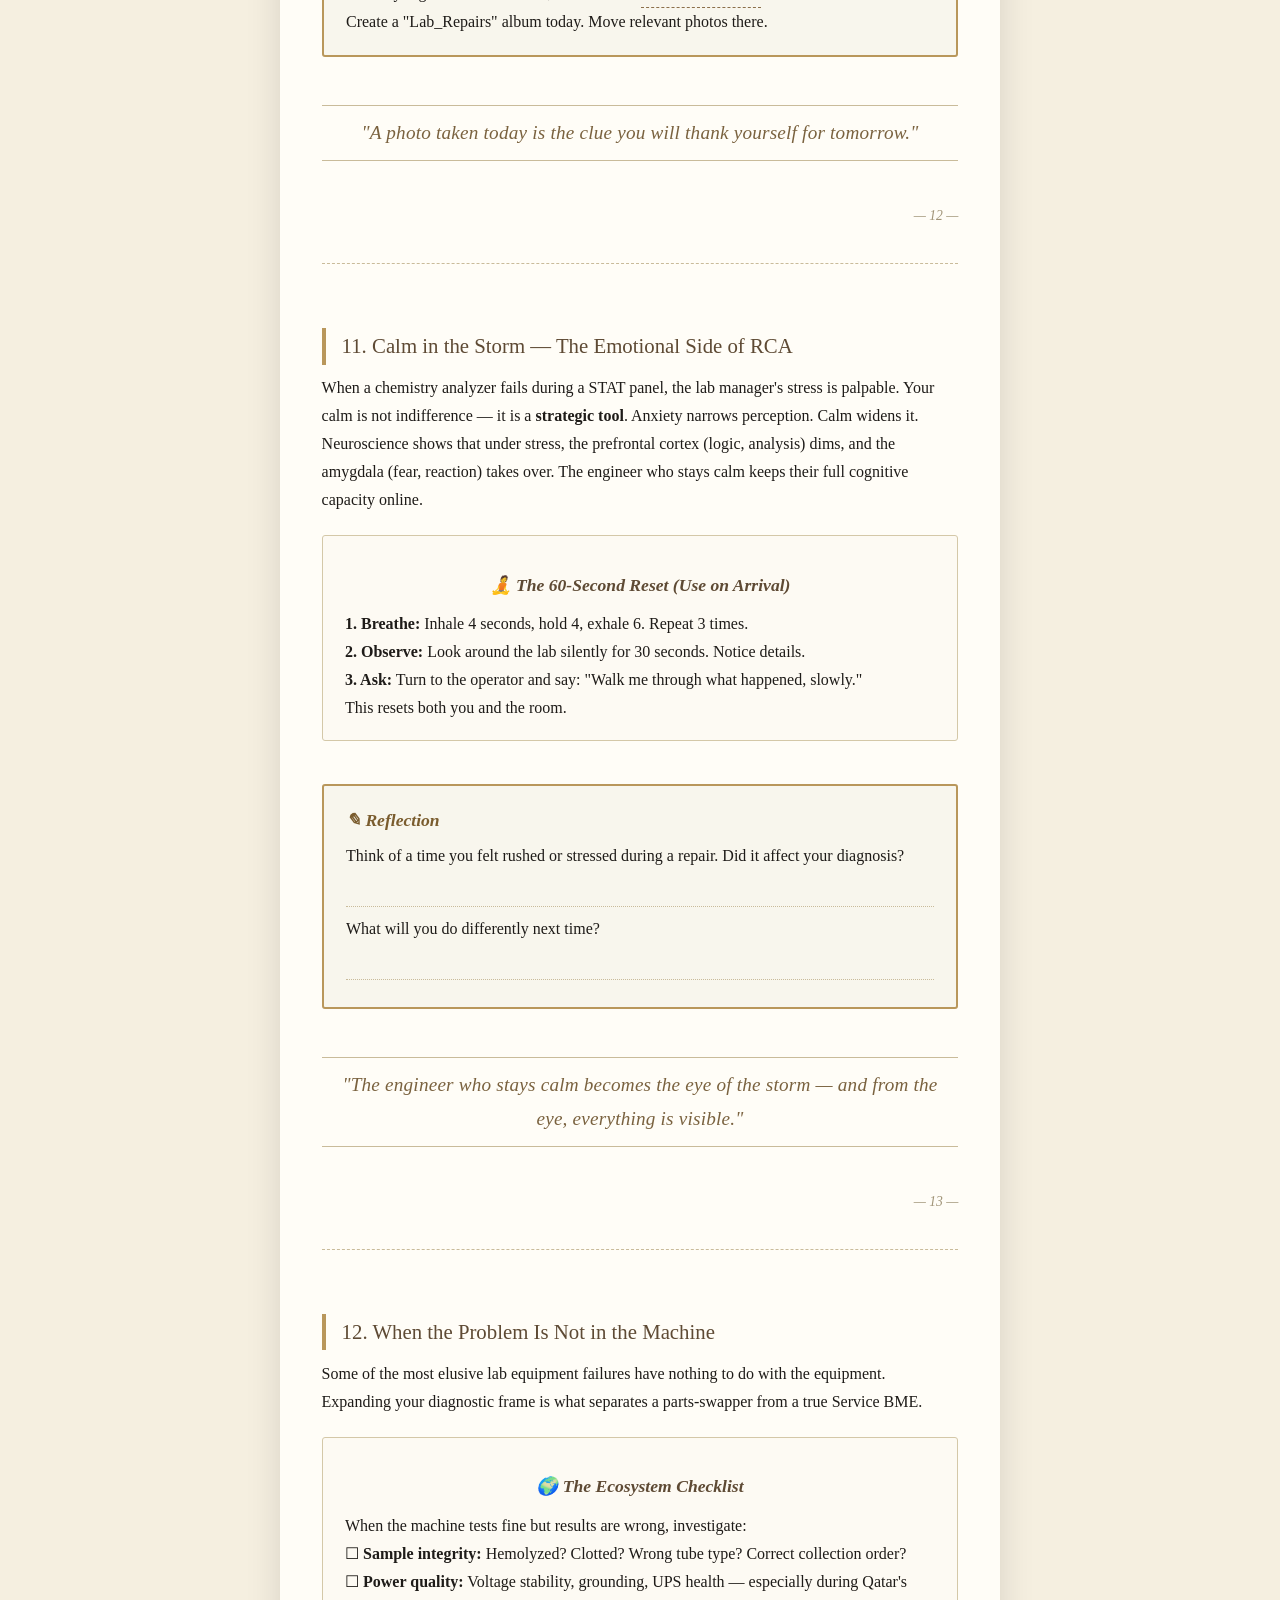
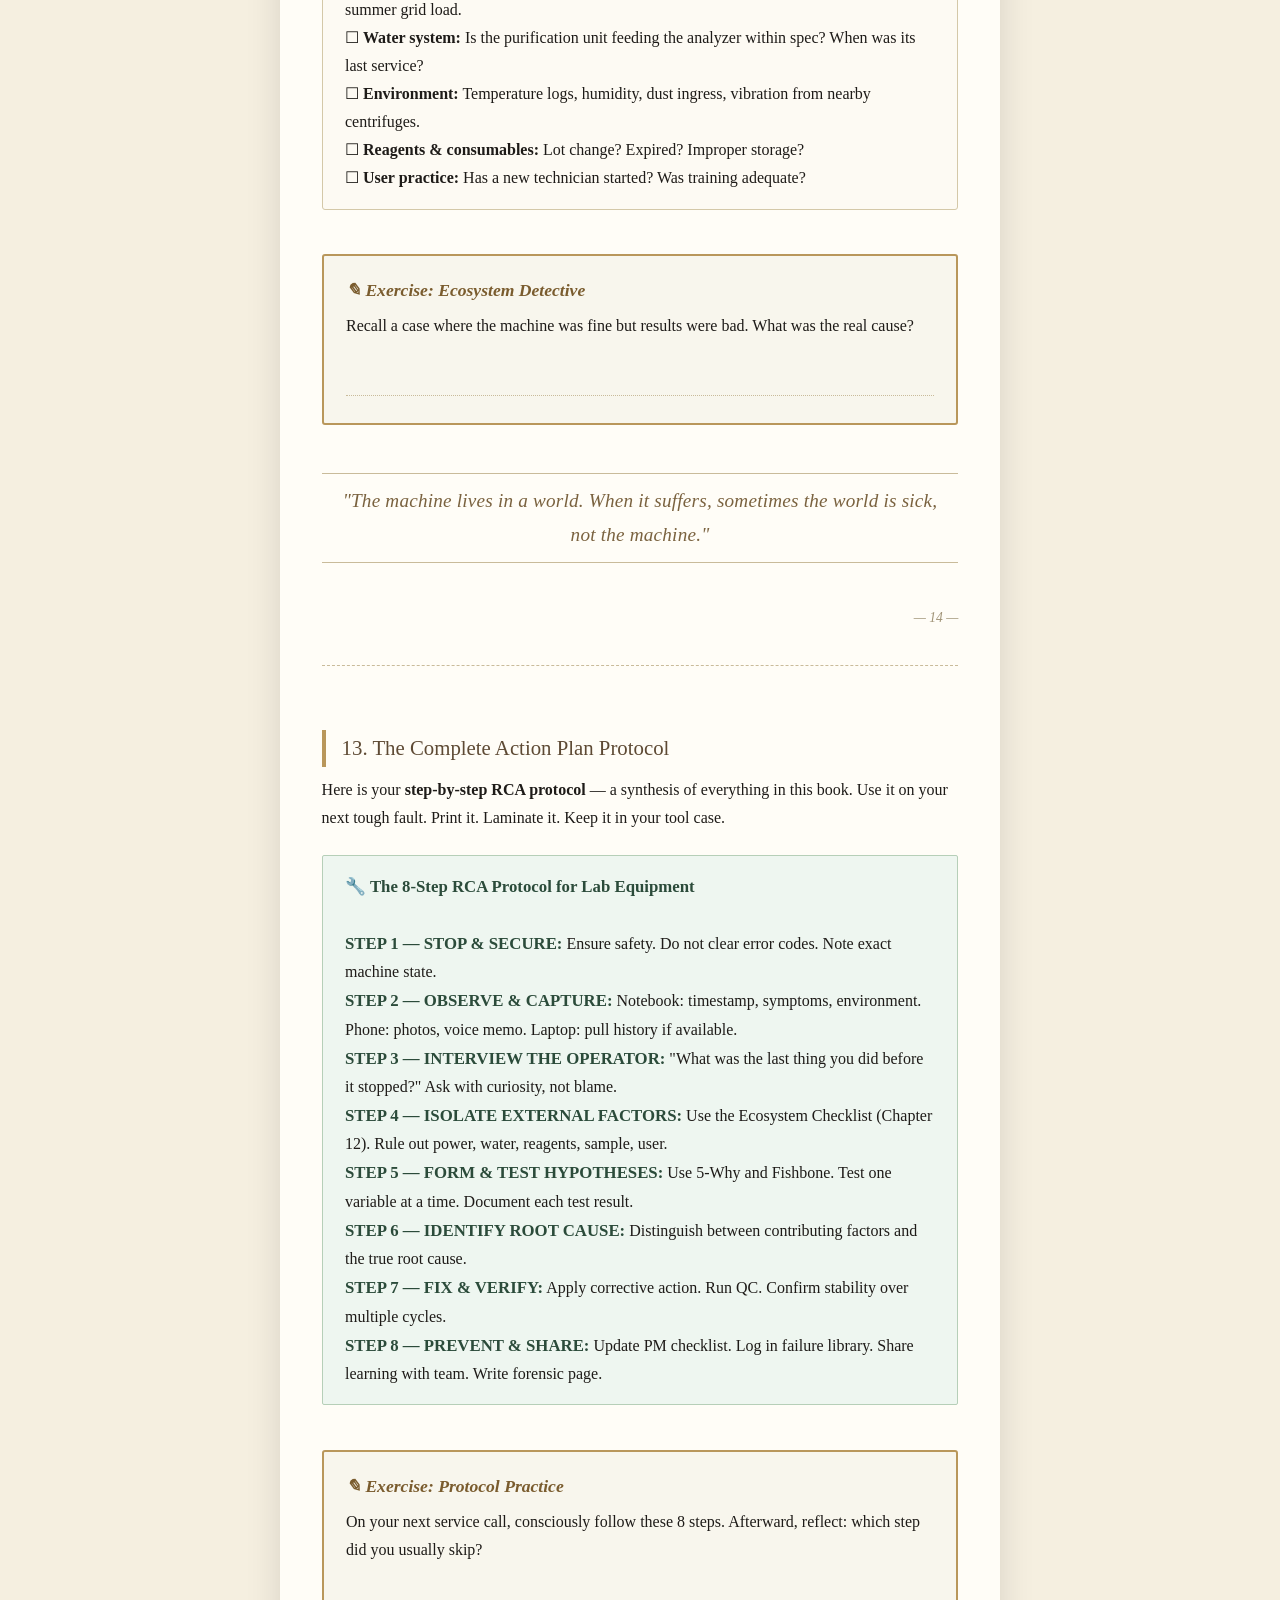
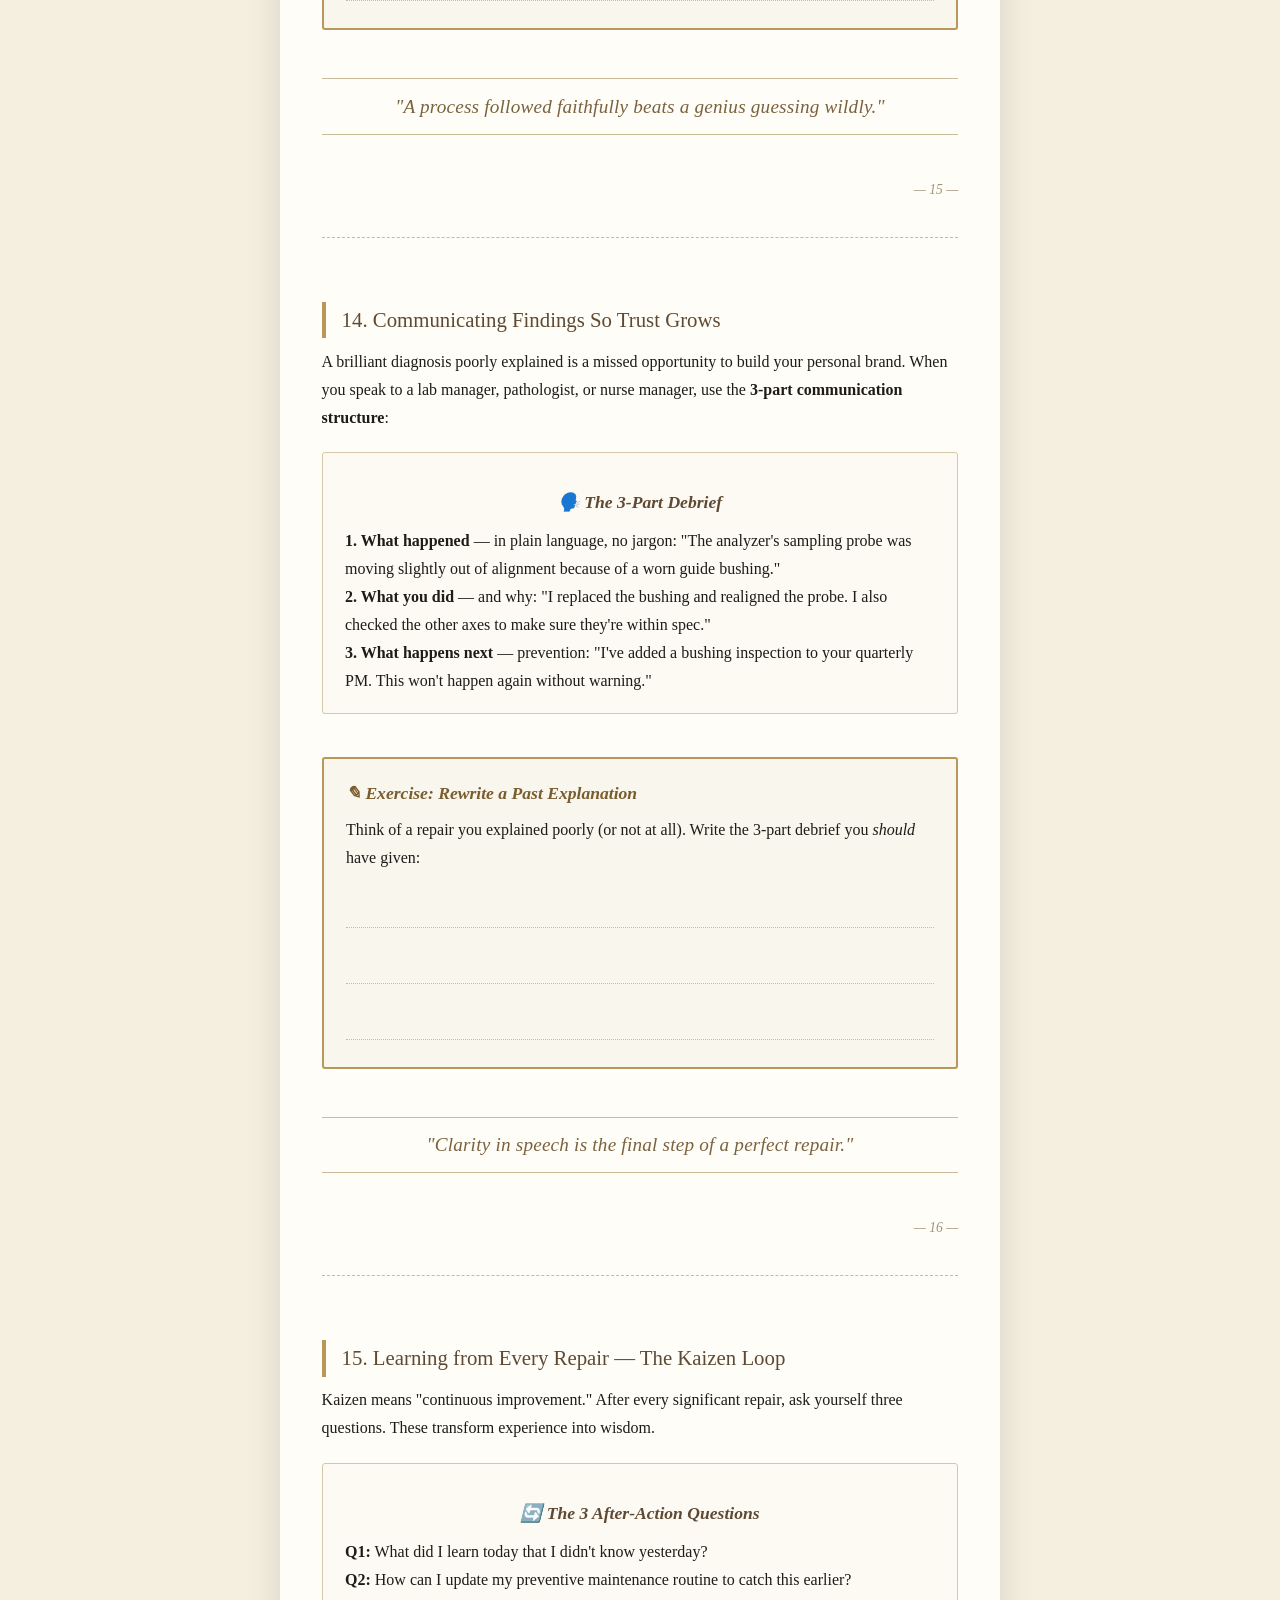
<file: the-art-of-precision/index.html>
<!DOCTYPE html>
<html lang="en">
<head>
  <meta charset="UTF-8">
  <meta name="viewport" content="width=device-width, initial-scale=1.0">
  <title>The Art of Precision • An Interactive Guide to Problem-Solving & Root Cause Analysis</title>
  <style>
    * {
      margin: 0;
      padding: 0;
      box-sizing: border-box;
    }
    body {
      font-family: 'Georgia', 'Times New Roman', Times, serif;
      color: #1e1b18;
      background: #f5efe0;
      display: flex;
      flex-direction: column;
      align-items: center;
      padding: 2rem 1rem;
      line-height: 1.75;
    }
    .book-container {
      max-width: 720px;
      width: 100%;
      background: #fffdf7;
      border-radius: 4px;
      box-shadow: 0 12px 36px rgba(0,0,0,0.12);
      padding: 3rem 2.6rem;
      margin-bottom: 2rem;
    }
    .page {
      page-break-after: always;
      margin-bottom: 2.8rem;
      padding-bottom: 2.2rem;
      border-bottom: 1px dashed #c9bb9a;
      min-height: 55vh;
      display: flex;
      flex-direction: column;
      justify-content: flex-start;
    }
    .page:last-child {
      border-bottom: none;
      margin-bottom: 0;
      padding-bottom: 0;
      page-break-after: auto;
    }
    h1 {
      font-size: 2.5rem;
      font-weight: 400;
      text-align: center;
      color: #2b4b3a;
      margin-bottom: 1.4rem;
      letter-spacing: 0.4px;
      border-bottom: 3px double #b9975b;
      padding-bottom: 0.9rem;
      font-style: italic;
    }
    h2 {
      font-size: 1.7rem;
      font-weight: 400;
      color: #4a3f2f;
      margin: 1.4rem 0 0.8rem;
      font-style: italic;
      text-align: center;
    }
    h3 {
      font-size: 1.3rem;
      font-weight: 400;
      color: #5e4a34;
      margin: 1.2rem 0 0.6rem;
      text-align: left;
      border-left: 4px solid #b9975b;
      padding-left: 1rem;
    }
    h4 {
      font-size: 1.1rem;
      font-weight: 600;
      color: #3b2e1e;
      margin: 1rem 0 0.4rem;
    }
    .value-sentence {
      font-size: 1.2rem;
      font-style: italic;
      color: #7a623f;
      text-align: center;
      margin: 1.6rem 0;
      padding: 0.65rem 1rem;
      border-top: 1px solid #c9bb9a;
      border-bottom: 1px solid #c9bb9a;
      font-weight: 500;
      letter-spacing: 0.2px;
    }
    .qatar-note {
      background: #f3efe2;
      padding: 0.8rem 1.3rem;
      border-left: 5px solid #8b6f4a;
      font-style: italic;
      margin: 1.3rem 0;
      color: #4b3d2c;
      font-size: 0.95rem;
    }
    .exercise-box {
      background: #f8f6ed;
      border: 2px solid #b9975b;
      padding: 1.2rem 1.4rem;
      margin: 1.4rem 0;
      border-radius: 3px;
    }
    .exercise-box h4 {
      color: #7a5c2e;
      margin-top: 0;
      font-style: italic;
    }
    .exercise-box .lines {
      border-bottom: 1px dotted #c9bb9a;
      height: 1.8rem;
      margin: 0.5rem 0;
    }
    .exercise-box .lines.long {
      height: 3rem;
      border-bottom: 1px dotted #c9bb9a;
    }
    .action-box {
      background: #eef6f0;
      border: 1px solid #b6cfb8;
      padding: 1rem 1.4rem;
      margin: 1.4rem 0;
      border-radius: 2px;
    }
    .action-box strong {
      color: #2b4b3a;
      font-size: 1.05rem;
    }
    .framework-box {
      background: #fdfaf3;
      border: 1px solid #d4c8a8;
      padding: 1.1rem 1.4rem;
      margin: 1.3rem 0;
      border-radius: 3px;
    }
    .framework-box h4 {
      color: #5e4a34;
      text-align: center;
      font-style: italic;
      margin-bottom: 0.6rem;
    }
    ul, ol {
      margin: 0.7rem 0 0.7rem 2rem;
    }
    li {
      margin-bottom: 0.2rem;
    }
    .chapter-title {
      font-size: 1.5rem;
      text-align: center;
      color: #2b4b3a;
      margin: 0.6rem 0 1.6rem;
      font-style: italic;
    }
    .signature {
      text-align: right;
      font-style: italic;
      color: #8b6f4a;
      margin-top: 1.6rem;
    }
    .toc-item {
      margin: 0.45rem 0;
      font-size: 0.95rem;
      padding-left: 1rem;
      border-left: 2px solid #b9975b;
    }
    hr {
      border: none;
      border-top: 1px solid #c9bb9a;
      margin: 1.6rem 0;
    }
    .highlight {
      color: #8b5e3c;
      font-weight: 600;
    }
    .page-number {
      text-align: right;
      font-size: 0.85rem;
      color: #a19478;
      margin-top: 1.1rem;
      font-style: italic;
    }
    blockquote {
      font-style: italic;
      color: #4b3d2c;
      margin: 0.9rem 0;
      padding: 0.35rem 1.3rem;
      border-left: 3px solid #b9975b;
    }
    .letter {
      font-style: italic;
      color: #3e3525;
    }
    .prompt {
      font-weight: 600;
      color: #5e4a34;
    }
    .my-input {
      display: inline-block;
      min-width: 120px;
      border-bottom: 1px dashed #8b6f4a;
    }
    .checklist li {
      list-style-type: '☐  ';
    }
    @media print {
      @page {
        size: A4;
        margin: 2.2cm 2cm 2.5cm 2.2cm;
      }
      body {
        background: white;
        padding: 0;
        margin: 0;
        color: black;
      }
      .book-container {
        max-width: 100%;
        box-shadow: none;
        border-radius: 0;
        background: white;
        padding: 0;
        margin: 0;
        width: 100%;
      }
      .page {
        page-break-after: always;
        border-bottom: none;
        margin-bottom: 0;
        padding-bottom: 0;
        min-height: auto;
        display: block;
      }
      .page:last-child {
        page-break-after: auto;
      }
      .qatar-note, .exercise-box, .action-box, .framework-box {
        background: #f9f9f3;
        border-color: #aaa;
        color: #1a1a1a;
      }
      .value-sentence {
        color: #4a351c;
        border-color: #8b6f4a;
      }
      .page-number {
        color: #5c5040;
      }
      h1, h2, h3, .chapter-title {
        color: #1f3327;
      }
      p, li {
        widows: 3;
        orphans: 3;
      }
      .exercise-box .lines {
        border-color: #ccc;
      }
    }
  </style>
</head>
<body>
  <div class="book-container">

    <!-- PAGE 1 – COVER -->
    <div class="page">
      <h1>The Art of Precision</h1>
      <p style="text-align:center; font-size:1.25rem; color:#4a3f2f;">An Interactive Guide to Problem-Solving & Root Cause Analysis</p>
      <p style="text-align:center; margin-top:2rem; color:#8b6f4a;">📍 Qatar • Service BME • Lab Equipment Specialist</p>
      <div class="value-sentence">"A problem well stated is a problem half solved." — Charles Kettering</div>
      <p style="text-align:center; margin-top:2.5rem; color:#5e4a34;">
        Inspired by <em>Problem Solving 101</em> & <em>Think Smarter</em><br>
        Rewritten for the engineer who works among analyzers, reagents, and urgency.
      </p>
      <p style="text-align:center; margin-top:1.5rem; font-size:0.95rem; color:#8b6f4a;">
        ✎ This is <strong>your</strong> book. Write in it. Bend it. Let it be a mirror of your growth.
      </p>
      <div class="page-number">— 1 —</div>
    </div>

    <!-- PAGE 2 – HOW TO USE THIS BOOK -->
    <div class="page">
      <h2>How to Use This Interactive Book</h2>
      <p>This book is built for action, not just reading. Every chapter invites you to pause, reflect, and engage. You'll find:</p>
      <p><span class="highlight">🧠 Frameworks</span> — Simple, visual thinking tools adapted from the world's best problem-solvers.<br>
      <span class="highlight">✍️ Exercises</span> — Spaces to apply concepts immediately to your real lab challenges.<br>
      <span class="highlight">📋 Action Plans</span> — Step-by-step protocols you can follow on your next service call.<br>
      <span class="highlight">💬 Reflection Prompts</span> — Questions that sharpen your diagnostic intuition over time.</p>
      <div class="qatar-note">
        <strong>Your Three Tools:</strong> Laptop (for your failure library), Notebook (for forensic notes), Phone (for capturing evidence). Keep them nearby as you work through this book.
      </div>
      <div class="value-sentence">"Reading without doing is like calibrating without a standard — it feels productive but proves nothing."</div>
      <h4>Your Starting Point</h4>
      <div class="exercise-box">
        <h4>✎ Exercise: Self-Assessment</h4>
        <p>Rate yourself honestly (1 = never, 5 = always):</p>
        <p>I document every error code before clearing it: <span class="my-input">&nbsp;&nbsp;&nbsp;/5&nbsp;&nbsp;</span></p>
        <p>I use a structured method (like 5-Why) on tough faults: <span class="my-input">&nbsp;&nbsp;&nbsp;/5&nbsp;&nbsp;</span></p>
        <p>I review past repairs to find patterns: <span class="my-input">&nbsp;&nbsp;&nbsp;/5&nbsp;&nbsp;</span></p>
        <p>I explain root causes clearly to lab staff: <span class="my-input">&nbsp;&nbsp;&nbsp;/5&nbsp;&nbsp;</span></p>
        <p>I stay calm when the lab is in crisis: <span class="my-input">&nbsp;&nbsp;&nbsp;/5&nbsp;&nbsp;</span></p>
        <p style="margin-top:0.5rem;"><strong>Total: ____ / 25</strong> — Return here in 30 days and retake.</p>
      </div>
      <div class="page-number">— 2 —</div>
    </div>

    <!-- PAGE 3 – CHAPTER 1 -->
    <div class="page">
      <div class="chapter-title">1. The Night the Analyzer Went Silent</div>
      <p>August, 2:17 AM. A private hospital lab in Doha. The chemistry analyzer — a machine that had processed 300 samples that day — simply stopped. No error. No alarm. Only silence.</p>
      <p>The lab supervisor's voice on the phone was tight: "47 samples are pending for morning rounds. Can you come?"</p>
      <p>On the drive, I didn't guess. I prepared questions. <em>What changed? What was the last result? Was there a power event?</em> By the time I arrived, my mind was already in investigation mode — not panic mode.</p>
      <div class="framework-box">
        <h4>🔍 Framework: The Problem-Solving Mindset (from Think Smarter)</h4>
        <p><strong>1. Pause</strong> — Don't react. Observe.<br>
        <strong>2. Clarify</strong> — What exactly is the problem? Not "the machine is broken," but "the screen is black and the status LED is off."<br>
        <strong>3. Question assumptions</strong> — "It must be the power supply" is an assumption, not a fact.<br>
        <strong>4. Seek evidence</strong> — What data exists? Error logs? Timestamps? Witness accounts?</p>
      </div>
      <p>That night, the root cause was subtle: a corrupted firmware log triggered by a milliseconds-long power fluctuation. No hardware failed. The fix required a cold restart and firmware reflash — not a single replaced component. The lesson: <strong>the obvious culprit is often innocent.</strong></p>
      <div class="exercise-box">
        <h4>✎ Your Turn: Recall a Recent Fault</h4>
        <p>Describe a recent machine failure you faced:</p>
        <div class="lines long"></div>
        <p>What was your first assumption? <span class="my-input">&nbsp;&nbsp;&nbsp;&nbsp;&nbsp;&nbsp;&nbsp;&nbsp;&nbsp;&nbsp;&nbsp;&nbsp;&nbsp;&nbsp;&nbsp;&nbsp;&nbsp;&nbsp;&nbsp;&nbsp;&nbsp;&nbsp;&nbsp;&nbsp;</span></p>
        <p>Was that assumption correct? If not, what was the real cause?</p>
        <div class="lines"></div>
      </div>
      <div class="page-number">— 3 —</div>
    </div>

    <!-- PAGE 4 – CHAPTER 2 -->
    <div class="page">
      <h3>2. Problem-Solving Is a Mindset, Not a Toolkit</h3>
      <p>Ken Watanabe, in <em>Problem Solving 101</em>, writes that most people jump to solutions before they truly understand the problem. Sound familiar? In the lab, this looks like swapping a board before checking the reagent lot number.</p>
      <p>Problem-solving is a decision-making process. It begins with curiosity — the genuine desire to understand <em>why</em> something behaved as it did.</p>
      <div class="framework-box">
        <h4>🧩 The 4 Types of Problems (adapted from Think Smarter)</h4>
        <p><strong>1. Known-Known:</strong> You've seen this exact fault before. Solution is documented.<br>
        <strong>2. Known-Unknown:</strong> You recognize the symptom class but not the specific cause. Investigate.<br>
        <strong>3. Unknown-Known:</strong> The lab staff describes a symptom you can't map to anything — until you observe and recognize the pattern.<br>
        <strong>4. Unknown-Unknown:</strong> A genuinely new failure mode. Requires structured RCA from scratch.</p>
      </div>
      <div class="exercise-box">
        <h4>✎ Exercise: Classify Your Last 3 Repairs</h4>
        <p>Repair 1: <span class="my-input">&nbsp;&nbsp;&nbsp;&nbsp;&nbsp;&nbsp;&nbsp;&nbsp;&nbsp;&nbsp;&nbsp;&nbsp;&nbsp;&nbsp;&nbsp;&nbsp;&nbsp;&nbsp;</span> → Type: <span class="my-input">&nbsp;&nbsp;&nbsp;&nbsp;&nbsp;&nbsp;</span></p>
        <p>Repair 2: <span class="my-input">&nbsp;&nbsp;&nbsp;&nbsp;&nbsp;&nbsp;&nbsp;&nbsp;&nbsp;&nbsp;&nbsp;&nbsp;&nbsp;&nbsp;&nbsp;&nbsp;&nbsp;&nbsp;</span> → Type: <span class="my-input">&nbsp;&nbsp;&nbsp;&nbsp;&nbsp;&nbsp;</span></p>
        <p>Repair 3: <span class="my-input">&nbsp;&nbsp;&nbsp;&nbsp;&nbsp;&nbsp;&nbsp;&nbsp;&nbsp;&nbsp;&nbsp;&nbsp;&nbsp;&nbsp;&nbsp;&nbsp;&nbsp;&nbsp;</span> → Type: <span class="my-input">&nbsp;&nbsp;&nbsp;&nbsp;&nbsp;&nbsp;</span></p>
        <p>Which type do you encounter most often?</p>
        <div class="lines"></div>
      </div>
      <div class="value-sentence">"Curiosity is the engineer's first instrument. It opens doors that screwdrivers cannot."</div>
      <div class="page-number">— 4 —</div>
    </div>

    <!-- PAGE 5 – CHAPTER 3 -->
    <div class="page">
      <h3>3. Your Three Physical Instruments</h3>
      <p>Before any framework, you need capture tools. Thinking happens between observation and record. If you don't capture, you forget. If you forget, you guess.</p>
      <p><span class="highlight">📓 The Notebook:</span> Raw, unfiltered, immediate. Timestamps. Sketches. Questions that occur mid-repair. No formatting rules — just truth.<br>
      <span class="highlight">💻 The Laptop:</span> Structured, searchable, permanent. Manuals, past case logs, your failure library, firmware version histories.<br>
      <span class="highlight">📱 The Phone:</span> Fast capture. Error screen photos. Voice memos ("the pump rhythm is off"). Video calls for remote support. Cloud access to manuals.</p>
      <div class="value-sentence">"The notebook remembers what your memory cannot. The laptop reveals patterns. The phone brings the world to your side."</div>
      <div class="exercise-box">
        <h4>✎ Exercise: Audit Your Capture Habits</h4>
        <p>After your last 5 service calls, how many have:</p>
        <p>• Notebook entry? <span class="my-input">&nbsp;&nbsp;/5&nbsp;</span> &nbsp; • Photo evidence? <span class="my-input">&nbsp;&nbsp;/5&nbsp;</span> &nbsp; • Digital log updated? <span class="my-input">&nbsp;&nbsp;/5&nbsp;</span></p>
        <p>Which tool do you underuse? <span class="my-input">&nbsp;&nbsp;&nbsp;&nbsp;&nbsp;&nbsp;&nbsp;&nbsp;&nbsp;&nbsp;&nbsp;&nbsp;&nbsp;&nbsp;&nbsp;&nbsp;</span></p>
      </div>
      <div class="page-number">— 5 —</div>
    </div>

    <!-- PAGE 6 – CHAPTER 4 -->
    <div class="page">
      <h3>4. Respect the Symptom — The First Principle of RCA</h3>
      <p>A symptom is data. It is the machine's voice. Before you clear an error code, you must hear it. Write it. Photograph it. Timestamp it.</p>
      <p>In <em>Think Smarter</em>, Michael Kallet warns against "premature solutioning" — the urge to fix before you understand. A blown fuse is rarely the root cause. It is a <strong>consequence</strong> of a deeper condition.</p>
      <div class="framework-box">
        <h4>⚡ Symptom vs. Cause — The Iceberg Model</h4>
        <p><strong>Above water (visible):</strong> The symptom — e.g., "centrifuge breaker tripped."<br>
        <strong>Just below water:</strong> Contributing factors — worn bearing, increased friction, higher current draw.<br>
        <strong>Deep below water (root cause):</strong> The true origin — bearing wear accelerated by infrequent lubrication; lubrication skipped because PM checklist was outdated.</p>
      </div>
      <div class="exercise-box">
        <h4>✎ Exercise: Draw Your Own Iceberg</h4>
        <p>Think of one recurring fault in a machine you service. Fill in:</p>
        <p><strong>Symptom (above water):</strong></p>
        <div class="lines"></div>
        <p><strong>Contributing factors (just below):</strong></p>
        <div class="lines"></div>
        <div class="lines"></div>
        <p><strong>True root cause (deep):</strong></p>
        <div class="lines long"></div>
      </div>
      <div class="page-number">— 6 —</div>
    </div>

    <!-- PAGE 7 – CHAPTER 5 -->
    <div class="page">
      <h3>5. The 5-Why Method — Your Diagnostic Scalpel</h3>
      <p>Pioneered by Toyota and popularized in <em>Problem Solving 101</em>, the 5-Why technique is deceptively simple — but only if you answer each "why" with <strong>evidence</strong>, not assumption.</p>
      <div class="framework-box">
        <h4>📋 A Real Lab Case: Inconsistent WBC Counts</h4>
        <p><strong>Problem:</strong> Hematology analyzer giving inconsistent WBC differentials.<br>
        <strong>Why 1:</strong> Why inconsistent? — Flow cell signal is noisy.<br>
        <strong>Why 2:</strong> Why noisy signal? — Impedance fluctuates during aspiration.<br>
        <strong>Why 3:</strong> Why impedance fluctuation? — Sheath fluid stream unstable.<br>
        <strong>Why 4:</strong> Why unstable sheath stream? — Partially clogged nozzle after reagent lot change.<br>
        <strong>Why 5:</strong> Why clogged after lot change? — New lot had slightly different viscosity; cleaning cycle not adjusted.<br>
        <strong>Root Cause:</strong> Protocol gap — no step to verify nozzle cleaning after reagent lot changes.<br>
        <strong>Fix:</strong> Updated SOP. No part replaced. Problem never recurred.</p>
      </div>
      <div class="exercise-box">
        <h4>✎ Exercise: Your 5-Why on a Real Fault</h4>
        <p>Choose a fault you faced recently. Start with the problem statement:</p>
        <div class="lines"></div>
        <p><strong>Why 1:</strong> <span class="my-input">&nbsp;&nbsp;&nbsp;&nbsp;&nbsp;&nbsp;&nbsp;&nbsp;&nbsp;&nbsp;&nbsp;&nbsp;&nbsp;&nbsp;&nbsp;&nbsp;&nbsp;&nbsp;&nbsp;&nbsp;&nbsp;&nbsp;&nbsp;&nbsp;&nbsp;&nbsp;&nbsp;&nbsp;&nbsp;&nbsp;</span></p>
        <p><strong>Why 2:</strong> <span class="my-input">&nbsp;&nbsp;&nbsp;&nbsp;&nbsp;&nbsp;&nbsp;&nbsp;&nbsp;&nbsp;&nbsp;&nbsp;&nbsp;&nbsp;&nbsp;&nbsp;&nbsp;&nbsp;&nbsp;&nbsp;&nbsp;&nbsp;&nbsp;&nbsp;&nbsp;&nbsp;&nbsp;&nbsp;&nbsp;&nbsp;</span></p>
        <p><strong>Why 3:</strong> <span class="my-input">&nbsp;&nbsp;&nbsp;&nbsp;&nbsp;&nbsp;&nbsp;&nbsp;&nbsp;&nbsp;&nbsp;&nbsp;&nbsp;&nbsp;&nbsp;&nbsp;&nbsp;&nbsp;&nbsp;&nbsp;&nbsp;&nbsp;&nbsp;&nbsp;&nbsp;&nbsp;&nbsp;&nbsp;&nbsp;&nbsp;</span></p>
        <p><strong>Why 4:</strong> <span class="my-input">&nbsp;&nbsp;&nbsp;&nbsp;&nbsp;&nbsp;&nbsp;&nbsp;&nbsp;&nbsp;&nbsp;&nbsp;&nbsp;&nbsp;&nbsp;&nbsp;&nbsp;&nbsp;&nbsp;&nbsp;&nbsp;&nbsp;&nbsp;&nbsp;&nbsp;&nbsp;&nbsp;&nbsp;&nbsp;&nbsp;</span></p>
        <p><strong>Why 5:</strong> <span class="my-input">&nbsp;&nbsp;&nbsp;&nbsp;&nbsp;&nbsp;&nbsp;&nbsp;&nbsp;&nbsp;&nbsp;&nbsp;&nbsp;&nbsp;&nbsp;&nbsp;&nbsp;&nbsp;&nbsp;&nbsp;&nbsp;&nbsp;&nbsp;&nbsp;&nbsp;&nbsp;&nbsp;&nbsp;&nbsp;&nbsp;</span></p>
        <p><strong>True Root Cause:</strong></p>
        <div class="lines"></div>
      </div>
      <div class="page-number">— 7 —</div>
    </div>

    <!-- PAGE 8 – CHAPTER 6 -->
    <div class="page">
      <h3>6. Fishbone Thinking — Mapping Cause and Effect</h3>
      <p>The Ishikawa (fishbone) diagram is a visual tool that forces you to look beyond the machine. It organizes potential causes into categories so you investigate systematically, not randomly.</p>
      <div class="framework-box">
        <h4>🐟 The 6M Fishbone for Lab Equipment</h4>
        <p><strong>Man:</strong> Operator technique, training gaps, shift-change handover quality.<br>
        <strong>Machine:</strong> Component wear, calibration drift, firmware bugs, age-related degradation.<br>
        <strong>Material:</strong> Reagent quality, control material lot changes, sample integrity (hemolysis, clotting).<br>
        <strong>Method:</strong> SOP compliance, preventive maintenance frequency, cleaning protocols.<br>
        <strong>Environment:</strong> Temperature, humidity, AC cycling (critical in Qatar summers), dust, vibration from nearby equipment.<br>
        <strong>Measurement:</strong> Sensor accuracy, reference standards, QC frequency and interpretation.</p>
      </div>
      <div class="exercise-box">
        <h4>✎ Exercise: Build a Fishbone</h4>
        <p>Pick a problem: a blood gas analyzer drifting out of calibration every 3 days.</p>
        <p>For each M, write at least <strong>one</strong> possible cause:</p>
        <p><strong>Man:</strong> <span class="my-input">&nbsp;&nbsp;&nbsp;&nbsp;&nbsp;&nbsp;&nbsp;&nbsp;&nbsp;&nbsp;&nbsp;&nbsp;&nbsp;&nbsp;&nbsp;&nbsp;&nbsp;&nbsp;&nbsp;&nbsp;&nbsp;&nbsp;&nbsp;&nbsp;&nbsp;&nbsp;&nbsp;&nbsp;</span></p>
        <p><strong>Machine:</strong> <span class="my-input">&nbsp;&nbsp;&nbsp;&nbsp;&nbsp;&nbsp;&nbsp;&nbsp;&nbsp;&nbsp;&nbsp;&nbsp;&nbsp;&nbsp;&nbsp;&nbsp;&nbsp;&nbsp;&nbsp;&nbsp;&nbsp;&nbsp;&nbsp;&nbsp;</span></p>
        <p><strong>Material:</strong> <span class="my-input">&nbsp;&nbsp;&nbsp;&nbsp;&nbsp;&nbsp;&nbsp;&nbsp;&nbsp;&nbsp;&nbsp;&nbsp;&nbsp;&nbsp;&nbsp;&nbsp;&nbsp;&nbsp;&nbsp;&nbsp;&nbsp;&nbsp;</span></p>
        <p><strong>Method:</strong> <span class="my-input">&nbsp;&nbsp;&nbsp;&nbsp;&nbsp;&nbsp;&nbsp;&nbsp;&nbsp;&nbsp;&nbsp;&nbsp;&nbsp;&nbsp;&nbsp;&nbsp;&nbsp;&nbsp;&nbsp;&nbsp;&nbsp;&nbsp;</span></p>
        <p><strong>Environment:</strong> <span class="my-input">&nbsp;&nbsp;&nbsp;&nbsp;&nbsp;&nbsp;&nbsp;&nbsp;&nbsp;&nbsp;&nbsp;&nbsp;&nbsp;&nbsp;&nbsp;&nbsp;&nbsp;</span></p>
        <p><strong>Measurement:</strong> <span class="my-input">&nbsp;&nbsp;&nbsp;&nbsp;&nbsp;&nbsp;&nbsp;&nbsp;&nbsp;&nbsp;&nbsp;&nbsp;&nbsp;&nbsp;&nbsp;</span></p>
      </div>
      <div class="value-sentence">"A structured mind sees branches where a cluttered mind sees only leaves."</div>
      <div class="page-number">— 8 —</div>
    </div>

    <!-- PAGE 9 – CHAPTER 7 -->
    <div class="page">
      <h3>7. Pattern Recognition — The Master Skill</h3>
      <p>In <em>Problem Solving 101</em>, Watanabe emphasizes that great problem-solvers don't just solve — they <strong>build a library</strong> of solved problems in their minds. Each repair becomes a reference case. Over time, you see patterns that are invisible to others.</p>
      <p>When you notice that a certain error code on a Siemens analyzer only appears after 12,000 probe cycles — you're no longer guessing. You're forecasting.</p>
      <div class="framework-box">
        <h4>🔁 The Pattern Recognition Loop</h4>
        <p><strong>Observe</strong> → <strong>Document</strong> → <strong>Reflect</strong> → <strong>Connect</strong> → <strong>Anticipate</strong></p>
        <p>Each cycle deepens your intuition. Intuition is not magic — it is compressed experience, consciously stored.</p>
      </div>
      <div class="exercise-box">
        <h4>✎ Exercise: Pattern Hunt</h4>
        <p>Review your last 10 repairs. Do you see any repeating failure mode across machines, labs, or seasons?</p>
        <div class="lines long"></div>
        <div class="lines"></div>
        <p>What is one pattern you can now <strong>predict</strong> before it happens again?</p>
        <div class="lines"></div>
      </div>
      <div class="qatar-note">Qatar's labs use diverse brands — Roche, Siemens, Sysmex, Beckman Coulter, Abbott. Your cross-brand pattern library is a career asset no one else can replicate.</div>
      <div class="page-number">— 9 —</div>
    </div>

    <!-- PAGE 10 – CHAPTER 8 -->
    <div class="page">
      <h3>8. The Forensic Notebook — Your Personal Case File</h3>
      <p>After every significant repair, dedicate one page. This is not a formal service report. It's a <strong>forensic reflection</strong> — written for your future self.</p>
      <div class="framework-box">
        <h4>📓 The One-Page Forensic Template</h4>
        <p><strong>Date & Time:</strong> ___________ | <strong>Machine:</strong> ___________ | <strong>Lab:</strong> ___________<br>
        <strong>Initial Symptom:</strong><br>
        <strong>My First Hypothesis:</strong><br>
        <strong>Tests Performed & Results:</strong><br>
        <strong>Actual Root Cause:</strong><br>
        <strong>What I Would Do Differently Next Time:</strong><br>
        <strong>One Lesson to Remember:</strong></p>
      </div>
      <div class="exercise-box">
        <h4>✎ Exercise: Write One Forensic Page Now</h4>
        <p>Pick yesterday's repair (or your most recent). Fill the template above in your actual notebook. Summarize the key lesson here:</p>
        <div class="lines long"></div>
      </div>
      <div class="value-sentence">"A notebook filled honestly is a map of your growth."</div>
      <div class="page-number">— 10 —</div>
    </div>

    <!-- PAGE 11 – CHAPTER 9 -->
    <div class="page">
      <h3>9. Digital Discipline — Building Your Failure Library</h3>
      <p>Your laptop transforms scattered experience into searchable wisdom. Structure matters: a messy folder is just digital noise. A clean structure is an extension of your brain.</p>
      <div class="framework-box">
        <h4>💻 Recommended Folder Hierarchy</h4>
        <p><strong>📁 Failure_Library/</strong><br>
        &nbsp;&nbsp;├── <strong>Chemistry_Analyzers/</strong><br>
        &nbsp;&nbsp;│&nbsp;&nbsp;&nbsp;├── Error_Code_E301/ (with case notes + photos)<br>
        &nbsp;&nbsp;│&nbsp;&nbsp;&nbsp;├── Reagent_Probe_Issues/<br>
        &nbsp;&nbsp;├── <strong>Hematology/</strong><br>
        &nbsp;&nbsp;├── <strong>Immunoassay/</strong><br>
        &nbsp;&nbsp;├── <strong>Centrifuges/</strong><br>
        &nbsp;&nbsp;├── <strong>By_Hospital/</strong> (to track environment-specific patterns)<br>
        &nbsp;&nbsp;├── <strong>PM_Checklists/</strong><br>
        &nbsp;&nbsp;├── <strong>Firmware_Logs/</strong></p>
      </div>
      <div class="exercise-box">
        <h4>✎ Exercise: Set It Up</h4>
        <p>If you haven't already, create this folder structure on your laptop today. List 3 past repairs you'll add first:</p>
        <p>1. <span class="my-input">&nbsp;&nbsp;&nbsp;&nbsp;&nbsp;&nbsp;&nbsp;&nbsp;&nbsp;&nbsp;&nbsp;&nbsp;&nbsp;&nbsp;&nbsp;&nbsp;&nbsp;&nbsp;&nbsp;&nbsp;&nbsp;&nbsp;&nbsp;&nbsp;&nbsp;&nbsp;</span></p>
        <p>2. <span class="my-input">&nbsp;&nbsp;&nbsp;&nbsp;&nbsp;&nbsp;&nbsp;&nbsp;&nbsp;&nbsp;&nbsp;&nbsp;&nbsp;&nbsp;&nbsp;&nbsp;&nbsp;&nbsp;&nbsp;&nbsp;&nbsp;&nbsp;&nbsp;&nbsp;&nbsp;&nbsp;</span></p>
        <p>3. <span class="my-input">&nbsp;&nbsp;&nbsp;&nbsp;&nbsp;&nbsp;&nbsp;&nbsp;&nbsp;&nbsp;&nbsp;&nbsp;&nbsp;&nbsp;&nbsp;&nbsp;&nbsp;&nbsp;&nbsp;&nbsp;&nbsp;&nbsp;&nbsp;&nbsp;&nbsp;&nbsp;</span></p>
      </div>
      <div class="page-number">— 11 —</div>
    </div>

    <!-- PAGE 12 – CHAPTER 10 -->
    <div class="page">
      <h3>10. The Phone as a Diagnostic Companion</h3>
      <p>Your phone is the fastest capture device you own. It bridges the gap between "I'll remember this" and documented evidence. Use it with intention, not distraction.</p>
      <div class="framework-box">
        <h4>📱 Phone Capture Protocol</h4>
        <p><strong>Before touching anything:</strong> Photograph the error screen, the machine state, the surroundings.<br>
        <strong>During diagnosis:</strong> Record a 20-second voice memo describing what you hear, smell, or suspect.<br>
        <strong>When stuck:</strong> Video-call a colleague or manufacturer support. Share your screen or camera.<br>
        <strong>After the fix:</strong> Photo of the replaced part, the final QC result, the machine running normally.</p>
      </div>
      <div class="exercise-box">
        <h4>✎ Exercise: Phone Audit</h4>
        <p>Check your phone's photo gallery. How many repair-related photos from the last month?</p>
        <p>Count: <span class="my-input">&nbsp;&nbsp;&nbsp;</span> photos</p>
        <p>Are they organized in an album, or scattered? <span class="my-input">&nbsp;&nbsp;&nbsp;&nbsp;&nbsp;&nbsp;&nbsp;&nbsp;&nbsp;&nbsp;</span></p>
        <p>Create a "Lab_Repairs" album today. Move relevant photos there.</p>
      </div>
      <div class="value-sentence">"A photo taken today is the clue you will thank yourself for tomorrow."</div>
      <div class="page-number">— 12 —</div>
    </div>

    <!-- PAGE 13 – CHAPTER 11 -->
    <div class="page">
      <h3>11. Calm in the Storm — The Emotional Side of RCA</h3>
      <p>When a chemistry analyzer fails during a STAT panel, the lab manager's stress is palpable. Your calm is not indifference — it is a <strong>strategic tool</strong>. Anxiety narrows perception. Calm widens it.</p>
      <p>Neuroscience shows that under stress, the prefrontal cortex (logic, analysis) dims, and the amygdala (fear, reaction) takes over. The engineer who stays calm keeps their full cognitive capacity online.</p>
      <div class="framework-box">
        <h4>🧘 The 60-Second Reset (Use on Arrival)</h4>
        <p><strong>1. Breathe:</strong> Inhale 4 seconds, hold 4, exhale 6. Repeat 3 times.<br>
        <strong>2. Observe:</strong> Look around the lab silently for 30 seconds. Notice details.<br>
        <strong>3. Ask:</strong> Turn to the operator and say: "Walk me through what happened, slowly."<br>
        This resets both you and the room.</p>
      </div>
      <div class="exercise-box">
        <h4>✎ Reflection</h4>
        <p>Think of a time you felt rushed or stressed during a repair. Did it affect your diagnosis?</p>
        <div class="lines"></div>
        <p>What will you do differently next time?</p>
        <div class="lines"></div>
      </div>
      <div class="value-sentence">"The engineer who stays calm becomes the eye of the storm — and from the eye, everything is visible."</div>
      <div class="page-number">— 13 —</div>
    </div>

    <!-- PAGE 14 – CHAPTER 12 -->
    <div class="page">
      <h3>12. When the Problem Is Not in the Machine</h3>
      <p>Some of the most elusive lab equipment failures have nothing to do with the equipment. Expanding your diagnostic frame is what separates a parts-swapper from a true Service BME.</p>
      <div class="framework-box">
        <h4>🌍 The Ecosystem Checklist</h4>
        <p>When the machine tests fine but results are wrong, investigate:<br>
        ☐ <strong>Sample integrity:</strong> Hemolyzed? Clotted? Wrong tube type? Correct collection order?<br>
        ☐ <strong>Power quality:</strong> Voltage stability, grounding, UPS health — especially during Qatar's summer grid load.<br>
        ☐ <strong>Water system:</strong> Is the purification unit feeding the analyzer within spec? When was its last service?<br>
        ☐ <strong>Environment:</strong> Temperature logs, humidity, dust ingress, vibration from nearby centrifuges.<br>
        ☐ <strong>Reagents & consumables:</strong> Lot change? Expired? Improper storage?<br>
        ☐ <strong>User practice:</strong> Has a new technician started? Was training adequate?</p>
      </div>
      <div class="exercise-box">
        <h4>✎ Exercise: Ecosystem Detective</h4>
        <p>Recall a case where the machine was fine but results were bad. What was the real cause?</p>
        <div class="lines long"></div>
      </div>
      <div class="value-sentence">"The machine lives in a world. When it suffers, sometimes the world is sick, not the machine."</div>
      <div class="page-number">— 14 —</div>
    </div>

    <!-- PAGE 15 – CHAPTER 13 -->
    <div class="page">
      <h3>13. The Complete Action Plan Protocol</h3>
      <p>Here is your <strong>step-by-step RCA protocol</strong> — a synthesis of everything in this book. Use it on your next tough fault. Print it. Laminate it. Keep it in your tool case.</p>
      <div class="action-box">
        <strong>🔧 The 8-Step RCA Protocol for Lab Equipment</strong><br><br>
        <strong>STEP 1 — STOP & SECURE:</strong> Ensure safety. Do not clear error codes. Note exact machine state.<br>
        <strong>STEP 2 — OBSERVE & CAPTURE:</strong> Notebook: timestamp, symptoms, environment. Phone: photos, voice memo. Laptop: pull history if available.<br>
        <strong>STEP 3 — INTERVIEW THE OPERATOR:</strong> "What was the last thing you did before it stopped?" Ask with curiosity, not blame.<br>
        <strong>STEP 4 — ISOLATE EXTERNAL FACTORS:</strong> Use the Ecosystem Checklist (Chapter 12). Rule out power, water, reagents, sample, user.<br>
        <strong>STEP 5 — FORM & TEST HYPOTHESES:</strong> Use 5-Why and Fishbone. Test one variable at a time. Document each test result.<br>
        <strong>STEP 6 — IDENTIFY ROOT CAUSE:</strong> Distinguish between contributing factors and the true root cause.<br>
        <strong>STEP 7 — FIX & VERIFY:</strong> Apply corrective action. Run QC. Confirm stability over multiple cycles.<br>
        <strong>STEP 8 — PREVENT & SHARE:</strong> Update PM checklist. Log in failure library. Share learning with team. Write forensic page.
      </div>
      <div class="exercise-box">
        <h4>✎ Exercise: Protocol Practice</h4>
        <p>On your next service call, consciously follow these 8 steps. Afterward, reflect: which step did you usually skip?</p>
        <div class="lines"></div>
      </div>
      <div class="value-sentence">"A process followed faithfully beats a genius guessing wildly."</div>
      <div class="page-number">— 15 —</div>
    </div>

    <!-- PAGE 16 – CHAPTER 14 -->
    <div class="page">
      <h3>14. Communicating Findings So Trust Grows</h3>
      <p>A brilliant diagnosis poorly explained is a missed opportunity to build your personal brand. When you speak to a lab manager, pathologist, or nurse manager, use the <strong>3-part communication structure</strong>:</p>
      <div class="framework-box">
        <h4>🗣️ The 3-Part Debrief</h4>
        <p><strong>1. What happened</strong> — in plain language, no jargon: "The analyzer's sampling probe was moving slightly out of alignment because of a worn guide bushing."<br>
        <strong>2. What you did</strong> — and why: "I replaced the bushing and realigned the probe. I also checked the other axes to make sure they're within spec."<br>
        <strong>3. What happens next</strong> — prevention: "I've added a bushing inspection to your quarterly PM. This won't happen again without warning."</p>
      </div>
      <div class="exercise-box">
        <h4>✎ Exercise: Rewrite a Past Explanation</h4>
        <p>Think of a repair you explained poorly (or not at all). Write the 3-part debrief you <em>should</em> have given:</p>
        <div class="lines long"></div>
        <div class="lines long"></div>
        <div class="lines long"></div>
      </div>
      <div class="value-sentence">"Clarity in speech is the final step of a perfect repair."</div>
      <div class="page-number">— 16 —</div>
    </div>

    <!-- PAGE 17 – CHAPTER 15 -->
    <div class="page">
      <h3>15. Learning from Every Repair — The Kaizen Loop</h3>
      <p>Kaizen means "continuous improvement." After every significant repair, ask yourself three questions. These transform experience into wisdom.</p>
      <div class="framework-box">
        <h4>🔄 The 3 After-Action Questions</h4>
        <p><strong>Q1:</strong> What did I learn today that I didn't know yesterday?<br>
        <strong>Q2:</strong> How can I update my preventive maintenance routine to catch this earlier?<br>
        <strong>Q3:</strong> What should I share with another engineer so they don't suffer the same blind spot?</p>
      </div>
      <div class="exercise-box">
        <h4>✎ Exercise: After-Action on Your Toughest Repair</h4>
        <p>Think of the hardest fault you solved this year. Answer the 3 questions:</p>
        <p><strong>Q1 — What I learned:</strong></p>
        <div class="lines long"></div>
        <p><strong>Q2 — PM update:</strong></p>
        <div class="lines"></div>
        <p><strong>Q3 — What to share:</strong></p>
        <div class="lines"></div>
      </div>
      <div class="value-sentence">"The machine that fails today is the professor of tomorrow."</div>
      <div class="page-number">— 17 —</div>
    </div>

    <!-- PAGE 18 – CHAPTERS 16 & 17 -->
    <div class="page">
      <h3>16. Your Personal Diagnostic Library — The Long Game</h3>
      <p>Combine your notebook, laptop failure library, and phone evidence into one <strong>unified system</strong>. This is your career-long asset. When memory fades — and it will — the library answers.</p>
      <p>Over years, you will see connections across brands, labs, and seasons that no one else can. You become the engineer people call not just for a fix, but for <strong>insight</strong>.</p>
      <div class="exercise-box">
        <h4>✎ Exercise: Library Vision</h4>
        <p>One year from now, what do you want your library to contain?</p>
        <p>Number of documented cases: <span class="my-input">&nbsp;&nbsp;&nbsp;&nbsp;&nbsp;</span> | Labs covered: <span class="my-input">&nbsp;&nbsp;&nbsp;&nbsp;&nbsp;</span> | Equipment types: <span class="my-input">&nbsp;&nbsp;&nbsp;&nbsp;&nbsp;</span></p>
        <p>What's the first step you'll take this week toward that vision?</p>
        <div class="lines"></div>
      </div>
      <hr>
      <h3>17. The Engineer Who Became the Lab's Trusted Partner</h3>
      <p>This journey transforms you. You are no longer "the repair guy." You are the engineer whose name is spoken with relief. When the lab manager says, "Call him — he'll figure it out," that is the sound of trust earned through hundreds of disciplined diagnoses.</p>
      <div class="value-sentence">"Precision lab instruments, peak performance, zero doubt in every result."</div>
      <div class="page-number">— 18 —</div>
    </div>

    <!-- PAGE 19 – CHAPTER 18 & 19 -->
    <div class="page">
      <h3>18. Your 30-Day Action Plan</h3>
      <div class="action-box">
        <strong>📋 30 Days to Sharper RCA — Qatar, Lab-Focused</strong><br><br>
        <strong>WEEK 1 — Foundation:</strong><br>
        ☐ Start the forensic notebook. After every call, write one page.<br>
        ☐ Create the laptop failure library folder structure.<br>
        ☐ Take the self-assessment on Page 2.<br><br>
        <strong>WEEK 2 — Structure:</strong><br>
        ☐ Populate your library with the last 5 repairs.<br>
        ☐ Use the 5-Why on your next tough fault.<br>
        ☐ Photograph every error screen before clearing it.<br><br>
        <strong>WEEK 3 — Depth:</strong><br>
        ☐ Draw a fishbone diagram for one recurring issue.<br>
        ☐ Share one finding with a colleague or on LinkedIn.<br>
        ☐ Use the 60-second reset on arrival at a high-stress call.<br><br>
        <strong>WEEK 4 — Growth:</strong><br>
        ☐ Teach one lab technician a simple troubleshooting step.<br>
        ☐ Write a 3-part debrief for a lab manager.<br>
        ☐ Retake the self-assessment. Compare scores.<br><br>
        <strong>ONGOING:</strong> Review your notebook monthly. Watch your patterns emerge.
      </div>
      <hr>
      <h3>19. A Letter to Yourself Before the Next Service Call</h3>
      <p class="letter"><em>Dear future me,</em></p>
      <p class="letter"><em>Before you open the tool case, open your mind. The machine is not broken for no reason. It is telling you something. You have the notebook, the laptop, the phone — and most importantly, the mindset. Be calm. Be curious. Follow the protocol. Trust your growing library. You are not guessing anymore — you are diagnosing with discipline. The lab is waiting. You've got this.</em></p>
      <div class="exercise-box">
        <h4>✎ Write Your Own Letter</h4>
        <p>What would you tell your future self before the next tough call?</p>
        <div class="lines long"></div>
        <div class="lines long"></div>
        <div class="lines"></div>
      </div>
      <div class="page-number">— 19 —</div>
    </div>

    <!-- PAGE 20 – FINAL WORDS -->
    <div class="page">
      <h2>20. The Art Lives in You</h2>
      <p>This book is not an end. It is a companion you return to — when a stubborn fault resists every attempt, when a lab result depends on your clarity, when you need to remind yourself that you are more than a parts-swapper.</p>
      <p>Problem-solving is a quiet art. It lives in your patience. Your notebook. Your disciplined mind. It earns trust. It saves diagnoses. It keeps the heart of the lab beating — and with it, the patients who depend on every result.</p>
      <div class="value-sentence">"Lab uptime. Accurate results. Clinical confidence. This is your mark."</div>
      <div class="exercise-box">
        <h4>✎ Final Reflection: Your Commitment</h4>
        <p>I, <span class="my-input">&nbsp;&nbsp;&nbsp;&nbsp;&nbsp;&nbsp;&nbsp;&nbsp;&nbsp;&nbsp;&nbsp;&nbsp;&nbsp;&nbsp;&nbsp;&nbsp;&nbsp;&nbsp;&nbsp;&nbsp;&nbsp;&nbsp;</span>, commit to practicing these problem-solving disciplines for the next 30 days.</p>
        <p>The one habit I will build first is:</p>
        <div class="lines"></div>
        <p>Signed: <span class="my-input">&nbsp;&nbsp;&nbsp;&nbsp;&nbsp;&nbsp;&nbsp;&nbsp;&nbsp;&nbsp;&nbsp;&nbsp;&nbsp;&nbsp;&nbsp;&nbsp;&nbsp;</span> | Date: <span class="my-input">&nbsp;&nbsp;&nbsp;&nbsp;&nbsp;&nbsp;&nbsp;&nbsp;&nbsp;&nbsp;&nbsp;</span></p>
      </div>
      <p style="text-align:center; margin-top:2rem;">Now go — and let every repair be a story worth telling.</p>
      <div class="signature">— A companion volume for the Service BME in Qatar —</div>
      <div class="page-number">— 20 —</div>
    </div>

  </div>
</body>
</html>
</file>
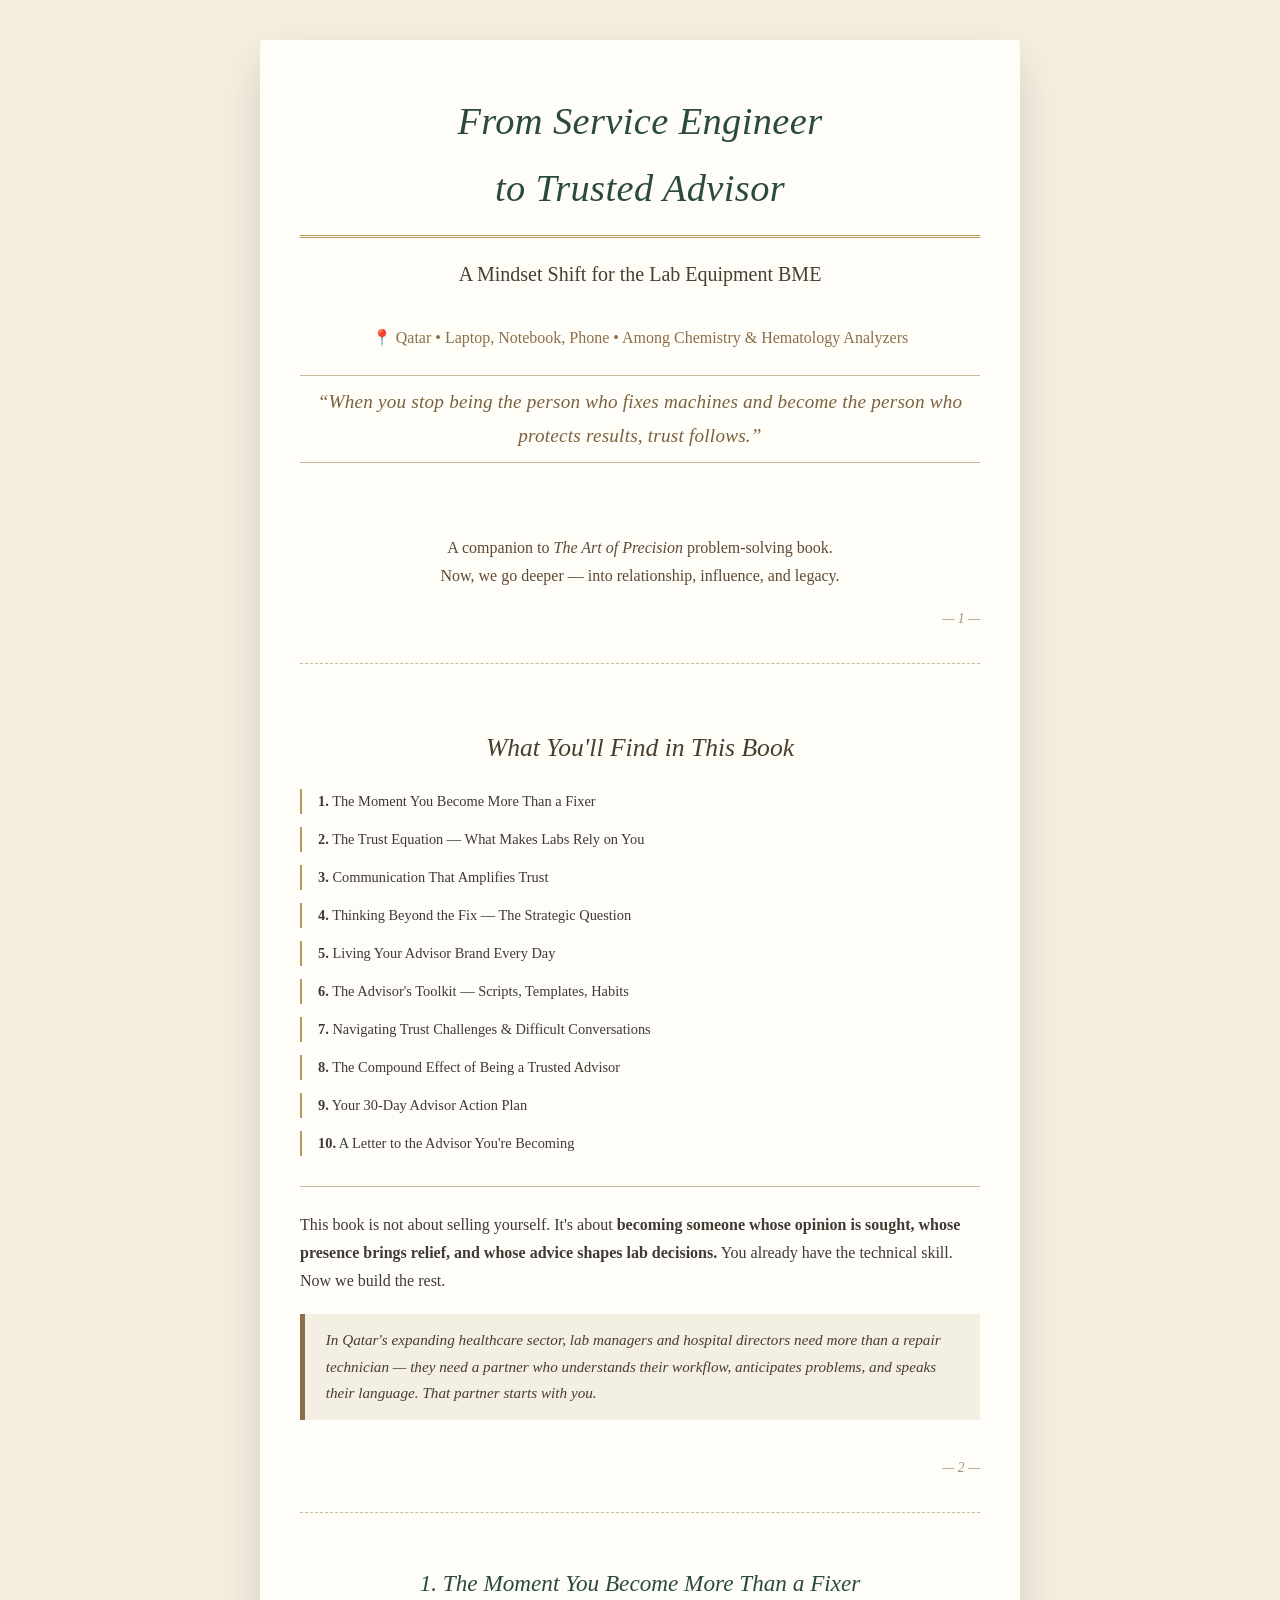
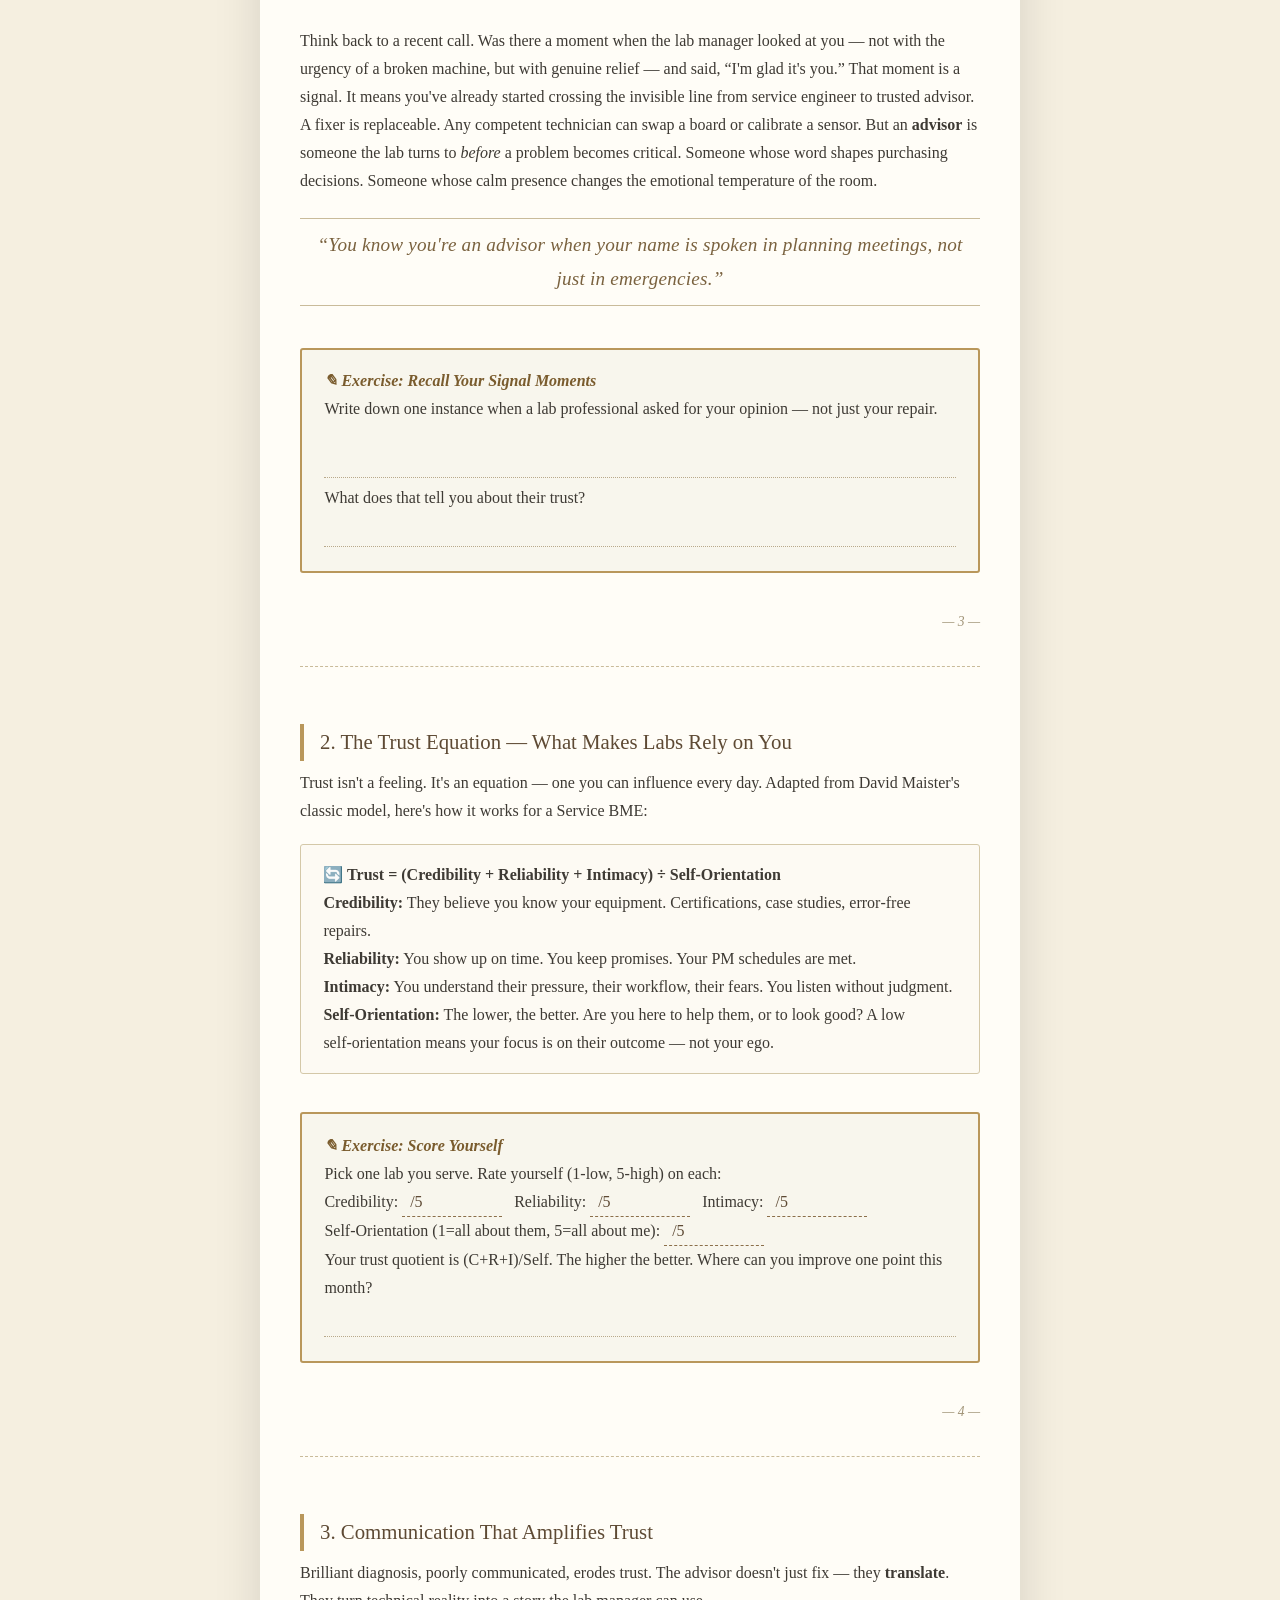
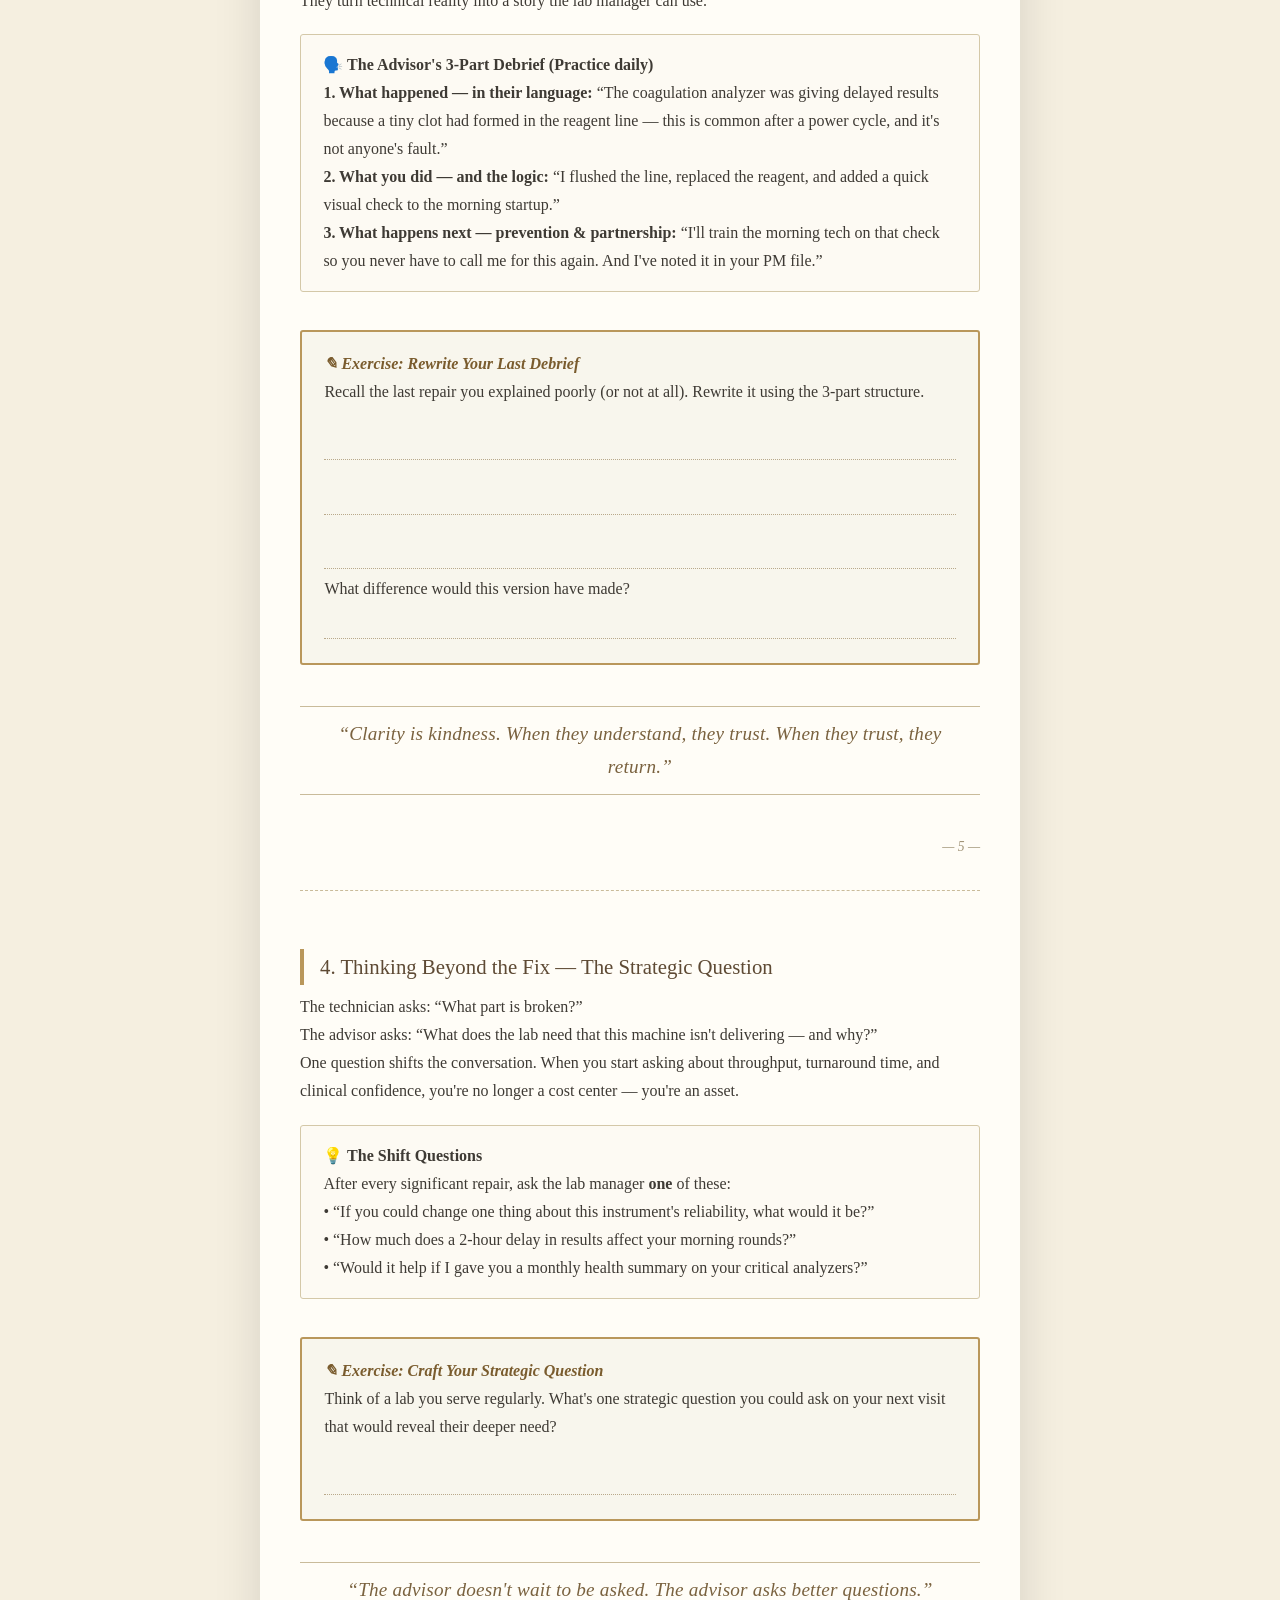
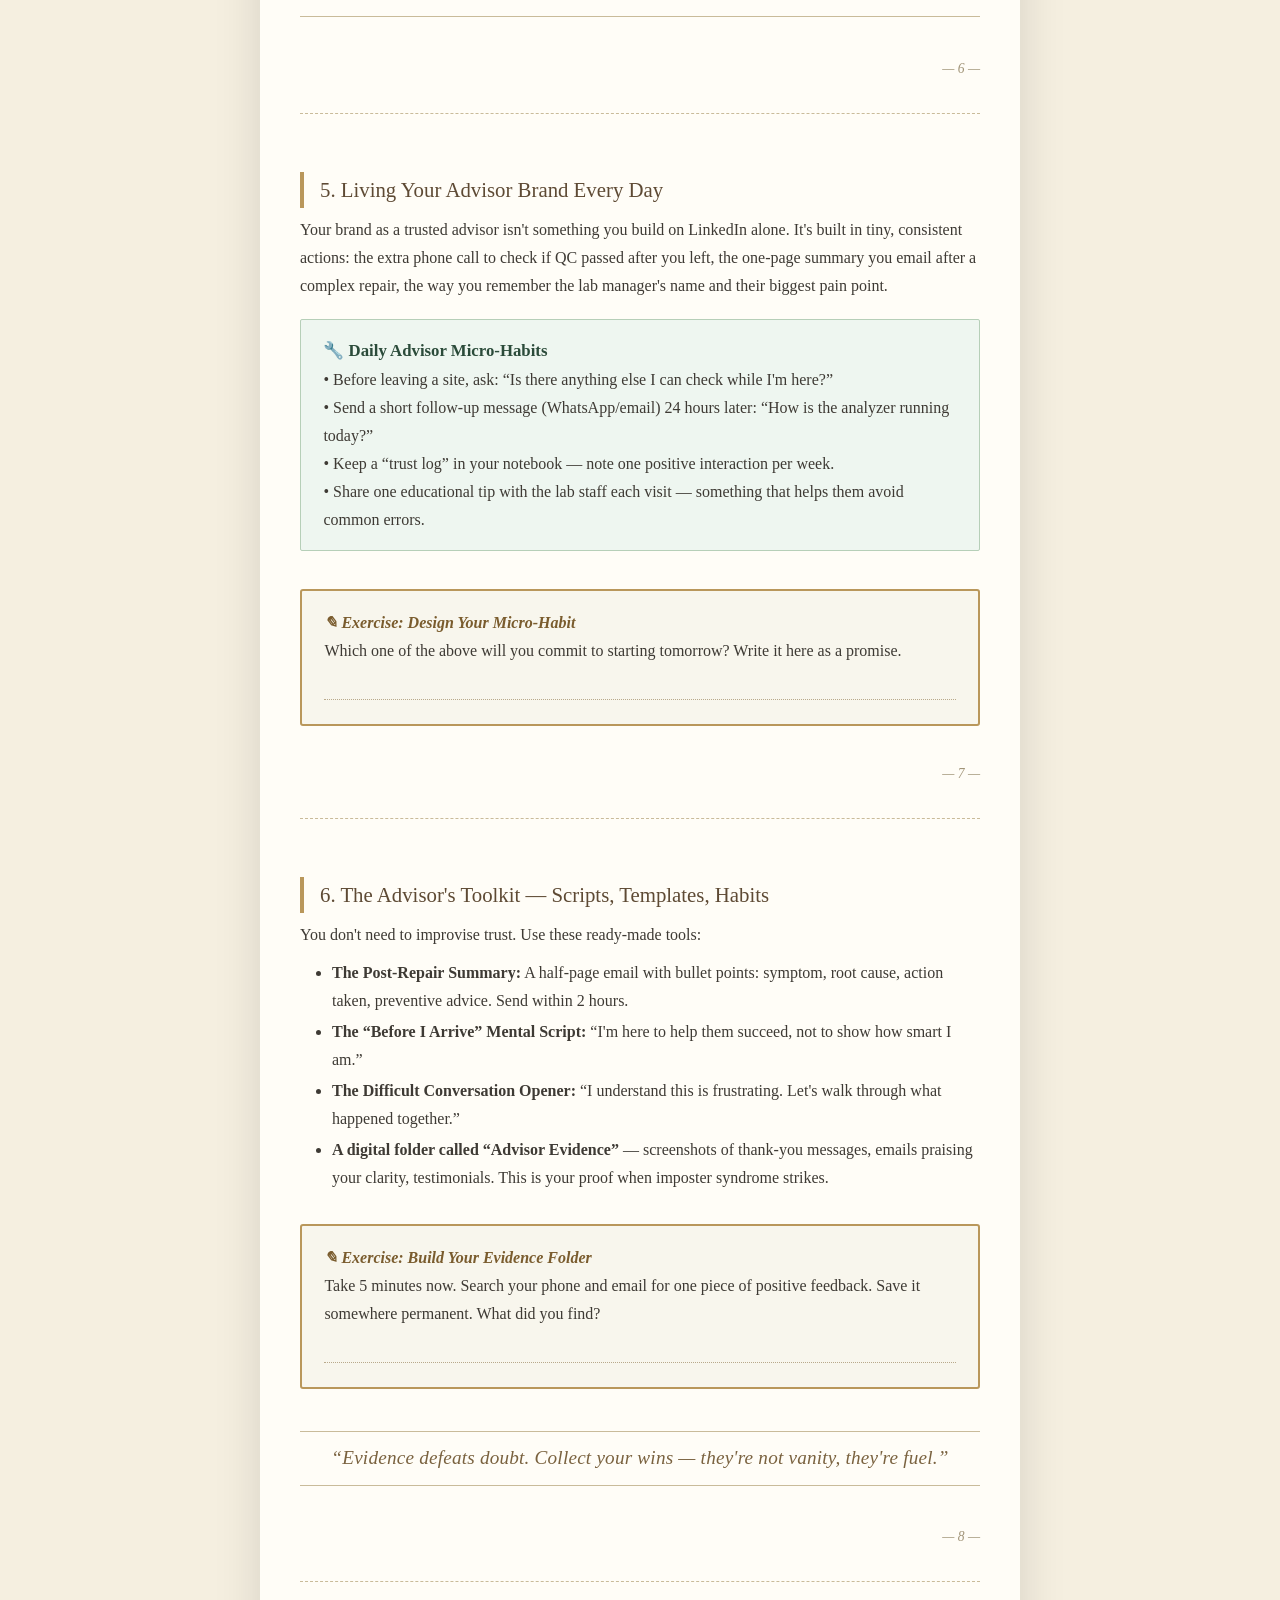
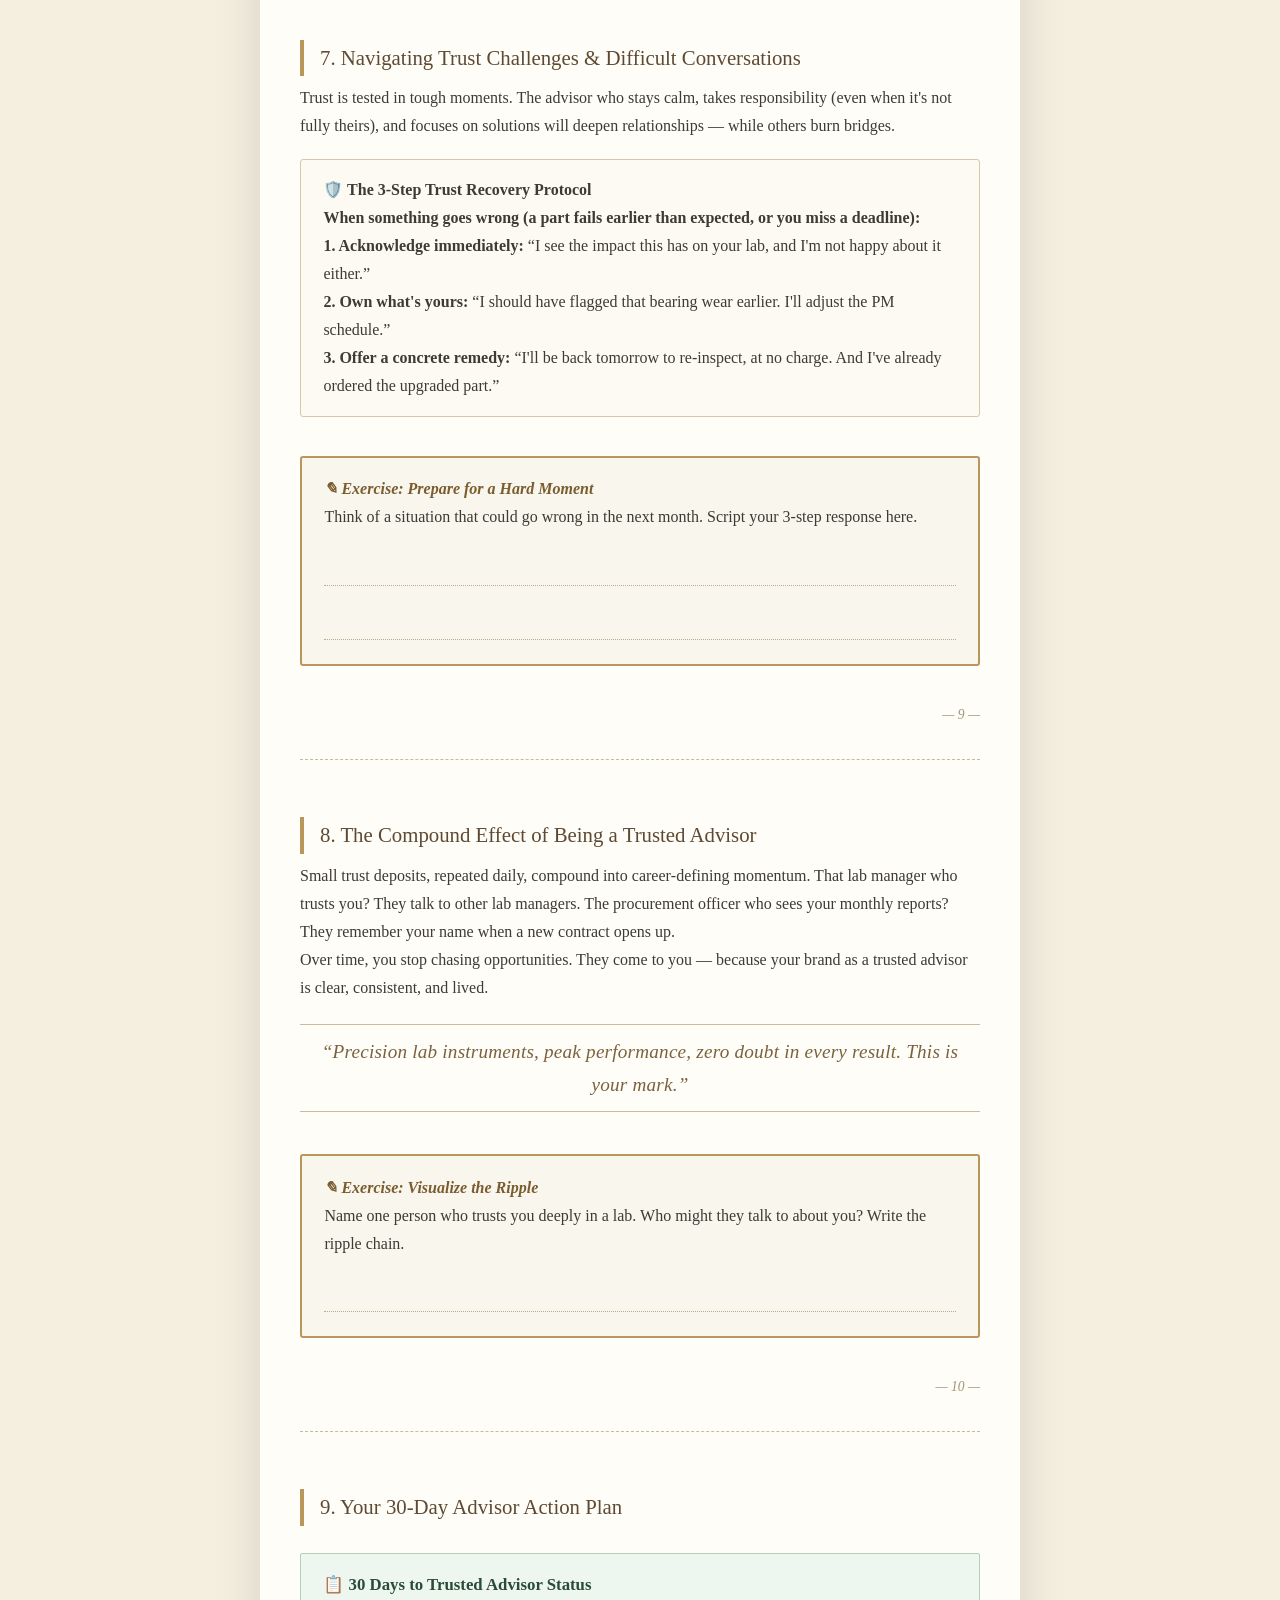
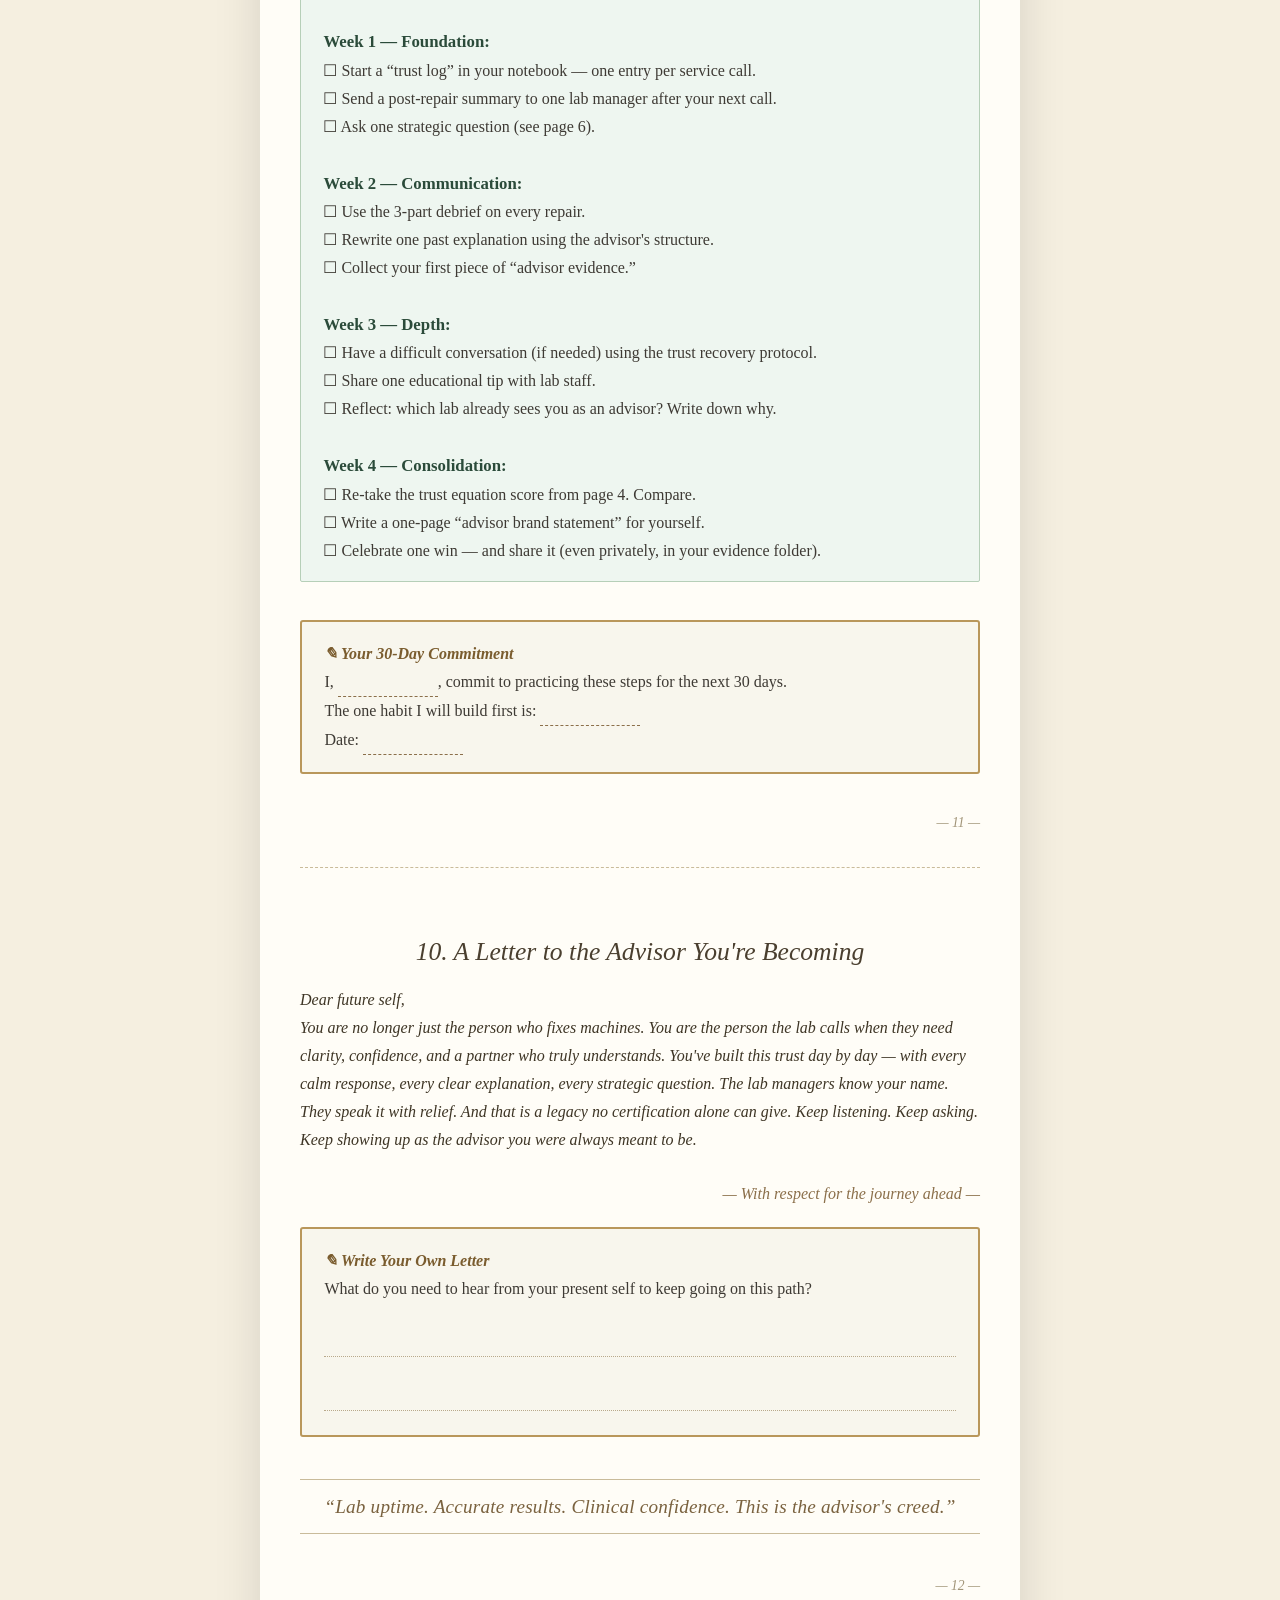
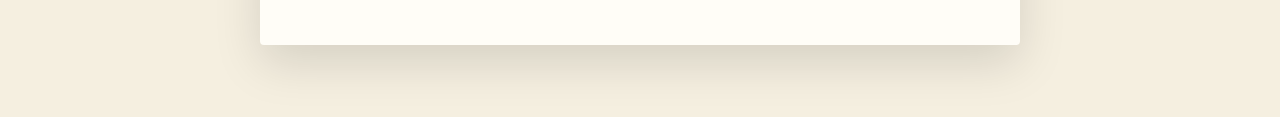
<file: trusted-advisor/index.html>
<!DOCTYPE html>
<html lang="en">
<head>
  <meta charset="UTF-8">
  <meta name="viewport" content="width=device-width, initial-scale=1.0">
  <title>From Service Engineer to Trusted Advisor • An Interactive Guide</title>
  <style>
    * {
      margin: 0;
      padding: 0;
      box-sizing: border-box;
    }
    body {
      font-family: 'Georgia', 'Times New Roman', Times, serif;
      background: #f5efe0;
      color: #3e3a34;
      display: flex;
      flex-direction: column;
      align-items: center;
      padding: 2.5rem 1.2rem;
      line-height: 1.75;
    }
    .book-container {
      max-width: 760px;
      width: 100%;
      background: #fffdf7;
      border-radius: 4px;
      box-shadow: 0 18px 48px rgba(0, 0, 0, 0.13);
      padding: 3rem 2.5rem;
      margin-bottom: 2rem;
    }
    .page {
      page-break-after: always;
      margin-bottom: 2.6rem;
      padding-bottom: 2rem;
      border-bottom: 1px dashed #c9bb9a;
      min-height: 55vh;
      display: flex;
      flex-direction: column;
      justify-content: flex-start;
    }
    .page:last-child {
      border-bottom: none;
      margin-bottom: 0;
      padding-bottom: 0;
      page-break-after: auto;
    }
    h1 {
      font-size: 2.4rem;
      font-weight: 400;
      text-align: center;
      color: #2b4b3a;
      margin-bottom: 1.2rem;
      letter-spacing: 0.4px;
      border-bottom: 3px double #b9975b;
      padding-bottom: 0.8rem;
      font-style: italic;
    }
    h2 {
      font-size: 1.6rem;
      font-weight: 400;
      color: #4a3f2f;
      margin: 1.3rem 0 0.7rem;
      font-style: italic;
      text-align: center;
    }
    h3 {
      font-size: 1.3rem;
      font-weight: 400;
      color: #5e4a34;
      margin: 1rem 0 0.5rem;
      border-left: 4px solid #b9975b;
      padding-left: 1rem;
    }
    .value-sentence {
      font-size: 1.2rem;
      font-style: italic;
      color: #7a623f;
      text-align: center;
      margin: 1.4rem 0;
      padding: 0.6rem 1rem;
      border-top: 1px solid #c9bb9a;
      border-bottom: 1px solid #c9bb9a;
      font-weight: 500;
      letter-spacing: 0.2px;
    }
    .qatar-note {
      background: #f3efe2;
      padding: 0.8rem 1.3rem;
      border-left: 5px solid #8b6f4a;
      font-style: italic;
      margin: 1.2rem 0;
      color: #4b3d2c;
      font-size: 0.95rem;
    }
    .exercise-box {
      background: #f8f6ed;
      border: 2px solid #b9975b;
      padding: 1.1rem 1.4rem;
      margin: 1.2rem 0;
      border-radius: 3px;
    }
    .exercise-box h4 {
      color: #7a5c2e;
      margin-top: 0;
      font-style: italic;
      font-size: 1rem;
    }
    .exercise-box .lines {
      border-bottom: 1px dotted #b9a98b;
      height: 1.8rem;
      margin: 0.4rem 0;
    }
    .exercise-box .lines.long {
      height: 3rem;
      border-bottom: 1px dotted #b9a98b;
    }
    .action-box {
      background: #eef6f0;
      border: 1px solid #b6cfb8;
      padding: 1rem 1.4rem;
      margin: 1.2rem 0;
      border-radius: 2px;
    }
    .action-box strong {
      color: #2b4b3a;
      font-size: 1.05rem;
    }
    .framework-box {
      background: #fdfaf3;
      border: 1px solid #d4c8a8;
      padding: 1rem 1.4rem;
      margin: 1.2rem 0;
      border-radius: 3px;
    }
    ul, ol {
      margin: 0.6rem 0 0.6rem 2rem;
    }
    li {
      margin-bottom: 0.2rem;
    }
    .chapter-title {
      font-size: 1.45rem;
      text-align: center;
      color: #2b4b3a;
      margin: 0.5rem 0 1.5rem;
      font-style: italic;
    }
    .signature {
      text-align: right;
      font-style: italic;
      color: #8b6f4a;
      margin-top: 1.6rem;
    }
    .toc-item {
      margin: 0.4rem 0;
      font-size: 0.9rem;
      padding-left: 1rem;
      border-left: 2px solid #b9975b;
    }
    hr {
      border: none;
      border-top: 1px solid #c9bb9a;
      margin: 1.5rem 0;
    }
    .highlight {
      color: #8b5e3c;
      font-weight: 600;
    }
    .page-number {
      text-align: right;
      font-size: 0.85rem;
      color: #a19478;
      margin-top: 1.1rem;
      font-style: italic;
    }
    .letter {
      font-style: italic;
      color: #3e3525;
    }
    .my-input {
      display: inline-block;
      min-width: 100px;
      border-bottom: 1px dashed #8b6f4a;
      color: #5e4a34;
    }
    @media print {
      @page {
        size: A4;
        margin: 2cm 1.8cm 2.2cm 1.8cm;
      }
      body {
        background: white;
        padding: 0;
        margin: 0;
        color: black;
      }
      .book-container {
        max-width: 100%;
        box-shadow: none;
        border-radius: 0;
        background: white;
        padding: 0;
        margin: 0;
        width: 100%;
      }
      .page {
        page-break-after: always;
        border-bottom: none;
        margin-bottom: 0;
        padding-bottom: 0;
        min-height: auto;
        display: block;
      }
      .page:last-child {
        page-break-after: auto;
      }
      .qatar-note, .exercise-box, .action-box, .framework-box {
        background: #f9f9f3;
        border-color: #aaa;
        color: #1a1a1a;
      }
      .value-sentence {
        color: #4a351c;
        border-color: #8b6f4a;
      }
      .page-number {
        color: #5c5040;
      }
      h1, h2, h3, .chapter-title {
        color: #1f3327;
      }
      p, li {
        widows: 3;
        orphans: 3;
      }
    }
  </style>
</head>
<body>
  <div class="book-container">

    <!-- COVER / PAGE 1 -->
    <div class="page">
      <h1>From Service Engineer<br>to Trusted Advisor</h1>
      <p style="text-align:center; font-size:1.25rem; color:#4a3f2f;">A Mindset Shift for the Lab Equipment BME</p>
      <p style="text-align:center; margin-top:2rem; color:#8b6f4a;">📍 Qatar • Laptop, Notebook, Phone • Among Chemistry & Hematology Analyzers</p>
      <div class="value-sentence">“When you stop being the person who fixes machines and become the person who protects results, trust follows.”</div>
      <p style="text-align:center; margin-top:3rem; color:#5e4a34;">A companion to <em>The Art of Precision</em> problem‑solving book.<br>Now, we go deeper — into relationship, influence, and legacy.</p>
      <div class="page-number">— 1 —</div>
    </div>

    <!-- PAGE 2 – TABLE OF CONTENTS & WHY THIS MATTERS -->
    <div class="page">
      <h2>What You'll Find in This Book</h2>
      <div class="toc-item"><strong>1.</strong> The Moment You Become More Than a Fixer</div>
      <div class="toc-item"><strong>2.</strong> The Trust Equation — What Makes Labs Rely on You</div>
      <div class="toc-item"><strong>3.</strong> Communication That Amplifies Trust</div>
      <div class="toc-item"><strong>4.</strong> Thinking Beyond the Fix — The Strategic Question</div>
      <div class="toc-item"><strong>5.</strong> Living Your Advisor Brand Every Day</div>
      <div class="toc-item"><strong>6.</strong> The Advisor's Toolkit — Scripts, Templates, Habits</div>
      <div class="toc-item"><strong>7.</strong> Navigating Trust Challenges & Difficult Conversations</div>
      <div class="toc-item"><strong>8.</strong> The Compound Effect of Being a Trusted Advisor</div>
      <div class="toc-item"><strong>9.</strong> Your 30‑Day Advisor Action Plan</div>
      <div class="toc-item"><strong>10.</strong> A Letter to the Advisor You're Becoming</div>
      <hr>
      <p>This book is not about selling yourself. It's about <strong>becoming someone whose opinion is sought, whose presence brings relief, and whose advice shapes lab decisions.</strong> You already have the technical skill. Now we build the rest.</p>
      <div class="qatar-note">In Qatar's expanding healthcare sector, lab managers and hospital directors need more than a repair technician — they need a partner who understands their workflow, anticipates problems, and speaks their language. That partner starts with you.</div>
      <div class="page-number">— 2 —</div>
    </div>

    <!-- PAGE 3 – CHAPTER 1 -->
    <div class="page">
      <div class="chapter-title">1. The Moment You Become More Than a Fixer</div>
      <p>Think back to a recent call. Was there a moment when the lab manager looked at you — not with the urgency of a broken machine, but with genuine relief — and said, “I'm glad it's you.” That moment is a signal. It means you've already started crossing the invisible line from service engineer to trusted advisor.</p>
      <p>A fixer is replaceable. Any competent technician can swap a board or calibrate a sensor. But an <strong>advisor</strong> is someone the lab turns to <em>before</em> a problem becomes critical. Someone whose word shapes purchasing decisions. Someone whose calm presence changes the emotional temperature of the room.</p>
      <div class="value-sentence">“You know you're an advisor when your name is spoken in planning meetings, not just in emergencies.”</div>
      <div class="exercise-box">
        <h4>✎ Exercise: Recall Your Signal Moments</h4>
        <p>Write down one instance when a lab professional asked for your opinion — not just your repair.</p>
        <div class="lines long"></div>
        <p>What does that tell you about their trust?</p>
        <div class="lines"></div>
      </div>
      <div class="page-number">— 3 —</div>
    </div>

    <!-- PAGE 4 – CHAPTER 2 -->
    <div class="page">
      <h3>2. The Trust Equation — What Makes Labs Rely on You</h3>
      <p>Trust isn't a feeling. It's an equation — one you can influence every day. Adapted from David Maister's classic model, here's how it works for a Service BME:</p>
      <div class="framework-box">
        <h4>🔄 Trust = (Credibility + Reliability + Intimacy) ÷ Self‑Orientation</h4>
        <p><strong>Credibility:</strong> They believe you know your equipment. Certifications, case studies, error‑free repairs.<br>
        <strong>Reliability:</strong> You show up on time. You keep promises. Your PM schedules are met.<br>
        <strong>Intimacy:</strong> You understand their pressure, their workflow, their fears. You listen without judgment.<br>
        <strong>Self‑Orientation:</strong> The lower, the better. Are you here to help them, or to look good? A low self‑orientation means your focus is on their outcome — not your ego.</p>
      </div>
      <div class="exercise-box">
        <h4>✎ Exercise: Score Yourself</h4>
        <p>Pick one lab you serve. Rate yourself (1‑low, 5‑high) on each:</p>
        <p>Credibility: <span class="my-input">&nbsp;&nbsp;/5&nbsp;</span> &nbsp; Reliability: <span class="my-input">&nbsp;&nbsp;/5&nbsp;</span> &nbsp; Intimacy: <span class="my-input">&nbsp;&nbsp;/5&nbsp;</span> &nbsp; Self‑Orientation (1=all about them, 5=all about me): <span class="my-input">&nbsp;&nbsp;/5&nbsp;</span></p>
        <p>Your trust quotient is (C+R+I)/Self. The higher the better. Where can you improve one point this month?</p>
        <div class="lines"></div>
      </div>
      <div class="page-number">— 4 —</div>
    </div>

    <!-- PAGE 5 – CHAPTER 3 -->
    <div class="page">
      <h3>3. Communication That Amplifies Trust</h3>
      <p>Brilliant diagnosis, poorly communicated, erodes trust. The advisor doesn't just fix — they <strong>translate</strong>. They turn technical reality into a story the lab manager can use.</p>
      <div class="framework-box">
        <h4>🗣️ The Advisor's 3‑Part Debrief (Practice daily)</h4>
        <p><strong>1. What happened — in their language:</strong> “The coagulation analyzer was giving delayed results because a tiny clot had formed in the reagent line — this is common after a power cycle, and it's not anyone's fault.”<br>
        <strong>2. What you did — and the logic:</strong> “I flushed the line, replaced the reagent, and added a quick visual check to the morning startup.”<br>
        <strong>3. What happens next — prevention & partnership:</strong> “I'll train the morning tech on that check so you never have to call me for this again. And I've noted it in your PM file.”</p>
      </div>
      <div class="exercise-box">
        <h4>✎ Exercise: Rewrite Your Last Debrief</h4>
        <p>Recall the last repair you explained poorly (or not at all). Rewrite it using the 3‑part structure.</p>
        <div class="lines long"></div>
        <div class="lines long"></div>
        <div class="lines long"></div>
        <p>What difference would this version have made?</p>
        <div class="lines"></div>
      </div>
      <div class="value-sentence">“Clarity is kindness. When they understand, they trust. When they trust, they return.”</div>
      <div class="page-number">— 5 —</div>
    </div>

    <!-- PAGE 6 – CHAPTER 4 -->
    <div class="page">
      <h3>4. Thinking Beyond the Fix — The Strategic Question</h3>
      <p>The technician asks: “What part is broken?”<br>The advisor asks: “What does the lab need that this machine isn't delivering — and why?”</p>
      <p>One question shifts the conversation. When you start asking about throughput, turnaround time, and clinical confidence, you're no longer a cost center — you're an asset.</p>
      <div class="framework-box">
        <h4>💡 The Shift Questions</h4>
        <p>After every significant repair, ask the lab manager <strong>one</strong> of these:<br>
        • “If you could change one thing about this instrument's reliability, what would it be?”<br>
        • “How much does a 2‑hour delay in results affect your morning rounds?”<br>
        • “Would it help if I gave you a monthly health summary on your critical analyzers?”</p>
      </div>
      <div class="exercise-box">
        <h4>✎ Exercise: Craft Your Strategic Question</h4>
        <p>Think of a lab you serve regularly. What's one strategic question you could ask on your next visit that would reveal their deeper need?</p>
        <div class="lines long"></div>
      </div>
      <div class="value-sentence">“The advisor doesn't wait to be asked. The advisor asks better questions.”</div>
      <div class="page-number">— 6 —</div>
    </div>

    <!-- PAGE 7 – CHAPTER 5 -->
    <div class="page">
      <h3>5. Living Your Advisor Brand Every Day</h3>
      <p>Your brand as a trusted advisor isn't something you build on LinkedIn alone. It's built in tiny, consistent actions: the extra phone call to check if QC passed after you left, the one‑page summary you email after a complex repair, the way you remember the lab manager's name and their biggest pain point.</p>
      <div class="action-box">
        <strong>🔧 Daily Advisor Micro‑Habits</strong><br>
        • Before leaving a site, ask: “Is there anything else I can check while I'm here?”<br>
        • Send a short follow‑up message (WhatsApp/email) 24 hours later: “How is the analyzer running today?”<br>
        • Keep a “trust log” in your notebook — note one positive interaction per week.<br>
        • Share one educational tip with the lab staff each visit — something that helps them avoid common errors.
      </div>
      <div class="exercise-box">
        <h4>✎ Exercise: Design Your Micro‑Habit</h4>
        <p>Which one of the above will you commit to starting tomorrow? Write it here as a promise.</p>
        <div class="lines"></div>
      </div>
      <div class="page-number">— 7 —</div>
    </div>

    <!-- PAGE 8 – CHAPTER 6 -->
    <div class="page">
      <h3>6. The Advisor's Toolkit — Scripts, Templates, Habits</h3>
      <p>You don't need to improvise trust. Use these ready‑made tools:</p>
      <ul>
        <li><strong>The Post‑Repair Summary:</strong> A half‑page email with bullet points: symptom, root cause, action taken, preventive advice. Send within 2 hours.</li>
        <li><strong>The “Before I Arrive” Mental Script:</strong> “I'm here to help them succeed, not to show how smart I am.”</li>
        <li><strong>The Difficult Conversation Opener:</strong> “I understand this is frustrating. Let's walk through what happened together.”</li>
        <li><strong>A digital folder called “Advisor Evidence”</strong> — screenshots of thank‑you messages, emails praising your clarity, testimonials. This is your proof when imposter syndrome strikes.</li>
      </ul>
      <div class="exercise-box">
        <h4>✎ Exercise: Build Your Evidence Folder</h4>
        <p>Take 5 minutes now. Search your phone and email for one piece of positive feedback. Save it somewhere permanent. What did you find?</p>
        <div class="lines"></div>
      </div>
      <div class="value-sentence">“Evidence defeats doubt. Collect your wins — they're not vanity, they're fuel.”</div>
      <div class="page-number">— 8 —</div>
    </div>

    <!-- PAGE 9 – CHAPTER 7 -->
    <div class="page">
      <h3>7. Navigating Trust Challenges & Difficult Conversations</h3>
      <p>Trust is tested in tough moments. The advisor who stays calm, takes responsibility (even when it's not fully theirs), and focuses on solutions will deepen relationships — while others burn bridges.</p>
      <div class="framework-box">
        <h4>🛡️ The 3‑Step Trust Recovery Protocol</h4>
        <p><strong>When something goes wrong (a part fails earlier than expected, or you miss a deadline):</strong><br>
        <strong>1. Acknowledge immediately:</strong> “I see the impact this has on your lab, and I'm not happy about it either.”<br>
        <strong>2. Own what's yours:</strong> “I should have flagged that bearing wear earlier. I'll adjust the PM schedule.”<br>
        <strong>3. Offer a concrete remedy:</strong> “I'll be back tomorrow to re‑inspect, at no charge. And I've already ordered the upgraded part.”</p>
      </div>
      <div class="exercise-box">
        <h4>✎ Exercise: Prepare for a Hard Moment</h4>
        <p>Think of a situation that could go wrong in the next month. Script your 3‑step response here.</p>
        <div class="lines long"></div>
        <div class="lines long"></div>
      </div>
      <div class="page-number">— 9 —</div>
    </div>

    <!-- PAGE 10 – CHAPTER 8 -->
    <div class="page">
      <h3>8. The Compound Effect of Being a Trusted Advisor</h3>
      <p>Small trust deposits, repeated daily, compound into career‑defining momentum. That lab manager who trusts you? They talk to other lab managers. The procurement officer who sees your monthly reports? They remember your name when a new contract opens up.</p>
      <p>Over time, you stop chasing opportunities. They come to you — because your brand as a trusted advisor is clear, consistent, and lived.</p>
      <div class="value-sentence">“Precision lab instruments, peak performance, zero doubt in every result. This is your mark.”</div>
      <div class="exercise-box">
        <h4>✎ Exercise: Visualize the Ripple</h4>
        <p>Name one person who trusts you deeply in a lab. Who might they talk to about you? Write the ripple chain.</p>
        <div class="lines long"></div>
      </div>
      <div class="page-number">— 10 —</div>
    </div>

    <!-- PAGE 11 – CHAPTER 9 -->
    <div class="page">
      <h3>9. Your 30‑Day Advisor Action Plan</h3>
      <div class="action-box">
        <strong>📋 30 Days to Trusted Advisor Status</strong><br><br>
        <strong>Week 1 — Foundation:</strong><br>
        ☐ Start a “trust log” in your notebook — one entry per service call.<br>
        ☐ Send a post‑repair summary to one lab manager after your next call.<br>
        ☐ Ask one strategic question (see page 6).<br><br>
        <strong>Week 2 — Communication:</strong><br>
        ☐ Use the 3‑part debrief on every repair.<br>
        ☐ Rewrite one past explanation using the advisor's structure.<br>
        ☐ Collect your first piece of “advisor evidence.”<br><br>
        <strong>Week 3 — Depth:</strong><br>
        ☐ Have a difficult conversation (if needed) using the trust recovery protocol.<br>
        ☐ Share one educational tip with lab staff.<br>
        ☐ Reflect: which lab already sees you as an advisor? Write down why.<br><br>
        <strong>Week 4 — Consolidation:</strong><br>
        ☐ Re‑take the trust equation score from page 4. Compare.<br>
        ☐ Write a one‑page “advisor brand statement” for yourself.<br>
        ☐ Celebrate one win — and share it (even privately, in your evidence folder).<br>
      </div>
      <div class="exercise-box">
        <h4>✎ Your 30‑Day Commitment</h4>
        <p>I, <span class="my-input">&nbsp;&nbsp;&nbsp;&nbsp;&nbsp;&nbsp;&nbsp;&nbsp;&nbsp;&nbsp;&nbsp;&nbsp;&nbsp;&nbsp;&nbsp;&nbsp;&nbsp;&nbsp;</span>, commit to practicing these steps for the next 30 days.</p>
        <p>The one habit I will build first is: <span class="my-input">&nbsp;&nbsp;&nbsp;&nbsp;&nbsp;&nbsp;&nbsp;&nbsp;&nbsp;&nbsp;&nbsp;&nbsp;</span></p>
        <p>Date: <span class="my-input">&nbsp;&nbsp;&nbsp;&nbsp;&nbsp;&nbsp;&nbsp;&nbsp;&nbsp;</span></p>
      </div>
      <div class="page-number">— 11 —</div>
    </div>

    <!-- PAGE 12 – CHAPTER 10 / FINAL LETTER -->
    <div class="page">
      <h2>10. A Letter to the Advisor You're Becoming</h2>
      <p class="letter"><em>Dear future self,</em></p>
      <p class="letter"><em>You are no longer just the person who fixes machines. You are the person the lab calls when they need clarity, confidence, and a partner who truly understands. You've built this trust day by day — with every calm response, every clear explanation, every strategic question. The lab managers know your name. They speak it with relief. And that is a legacy no certification alone can give. Keep listening. Keep asking. Keep showing up as the advisor you were always meant to be.</em></p>
      <div class="signature">— With respect for the journey ahead —</div>
      <div class="exercise-box">
        <h4>✎ Write Your Own Letter</h4>
        <p>What do you need to hear from your present self to keep going on this path?</p>
        <div class="lines long"></div>
        <div class="lines long"></div>
      </div>
      <div class="value-sentence">“Lab uptime. Accurate results. Clinical confidence. This is the advisor's creed.”</div>
      <div class="page-number">— 12 —</div>
    </div>

  </div>
</body>
</html>
</file>
